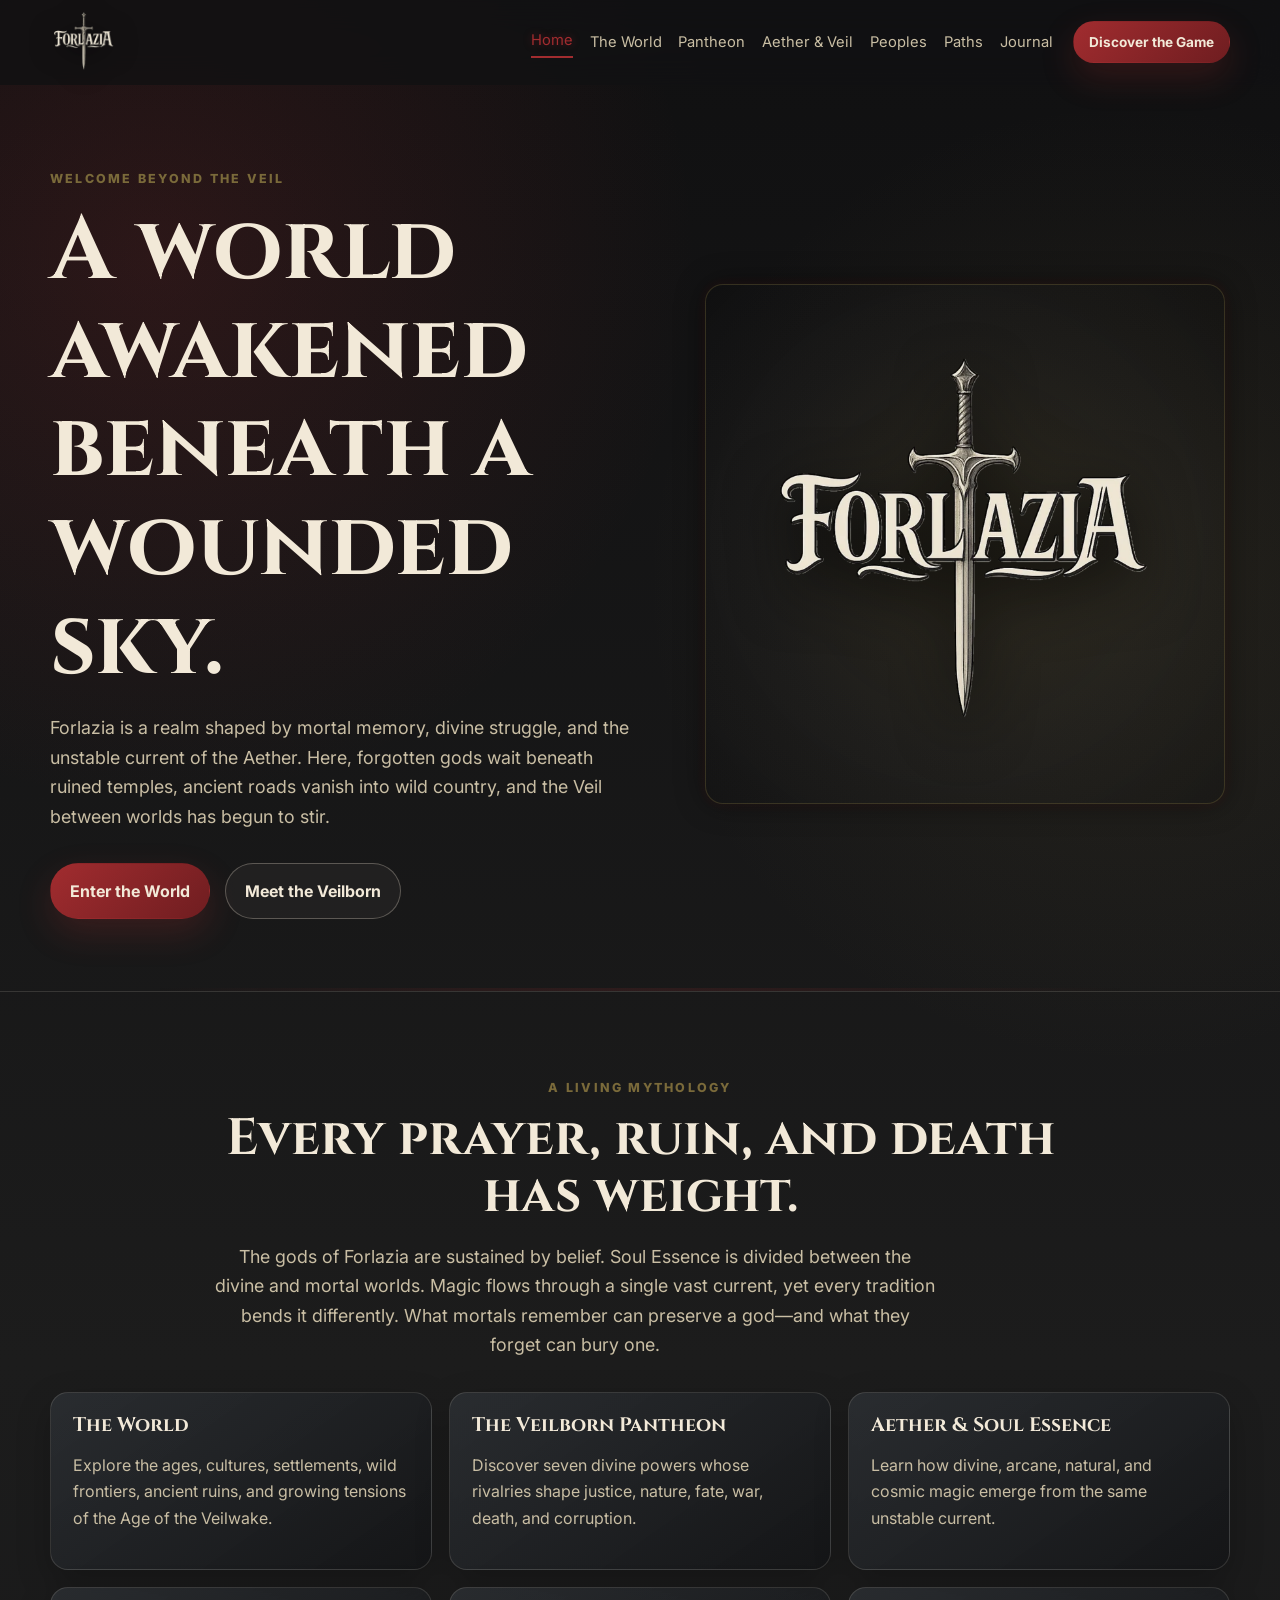
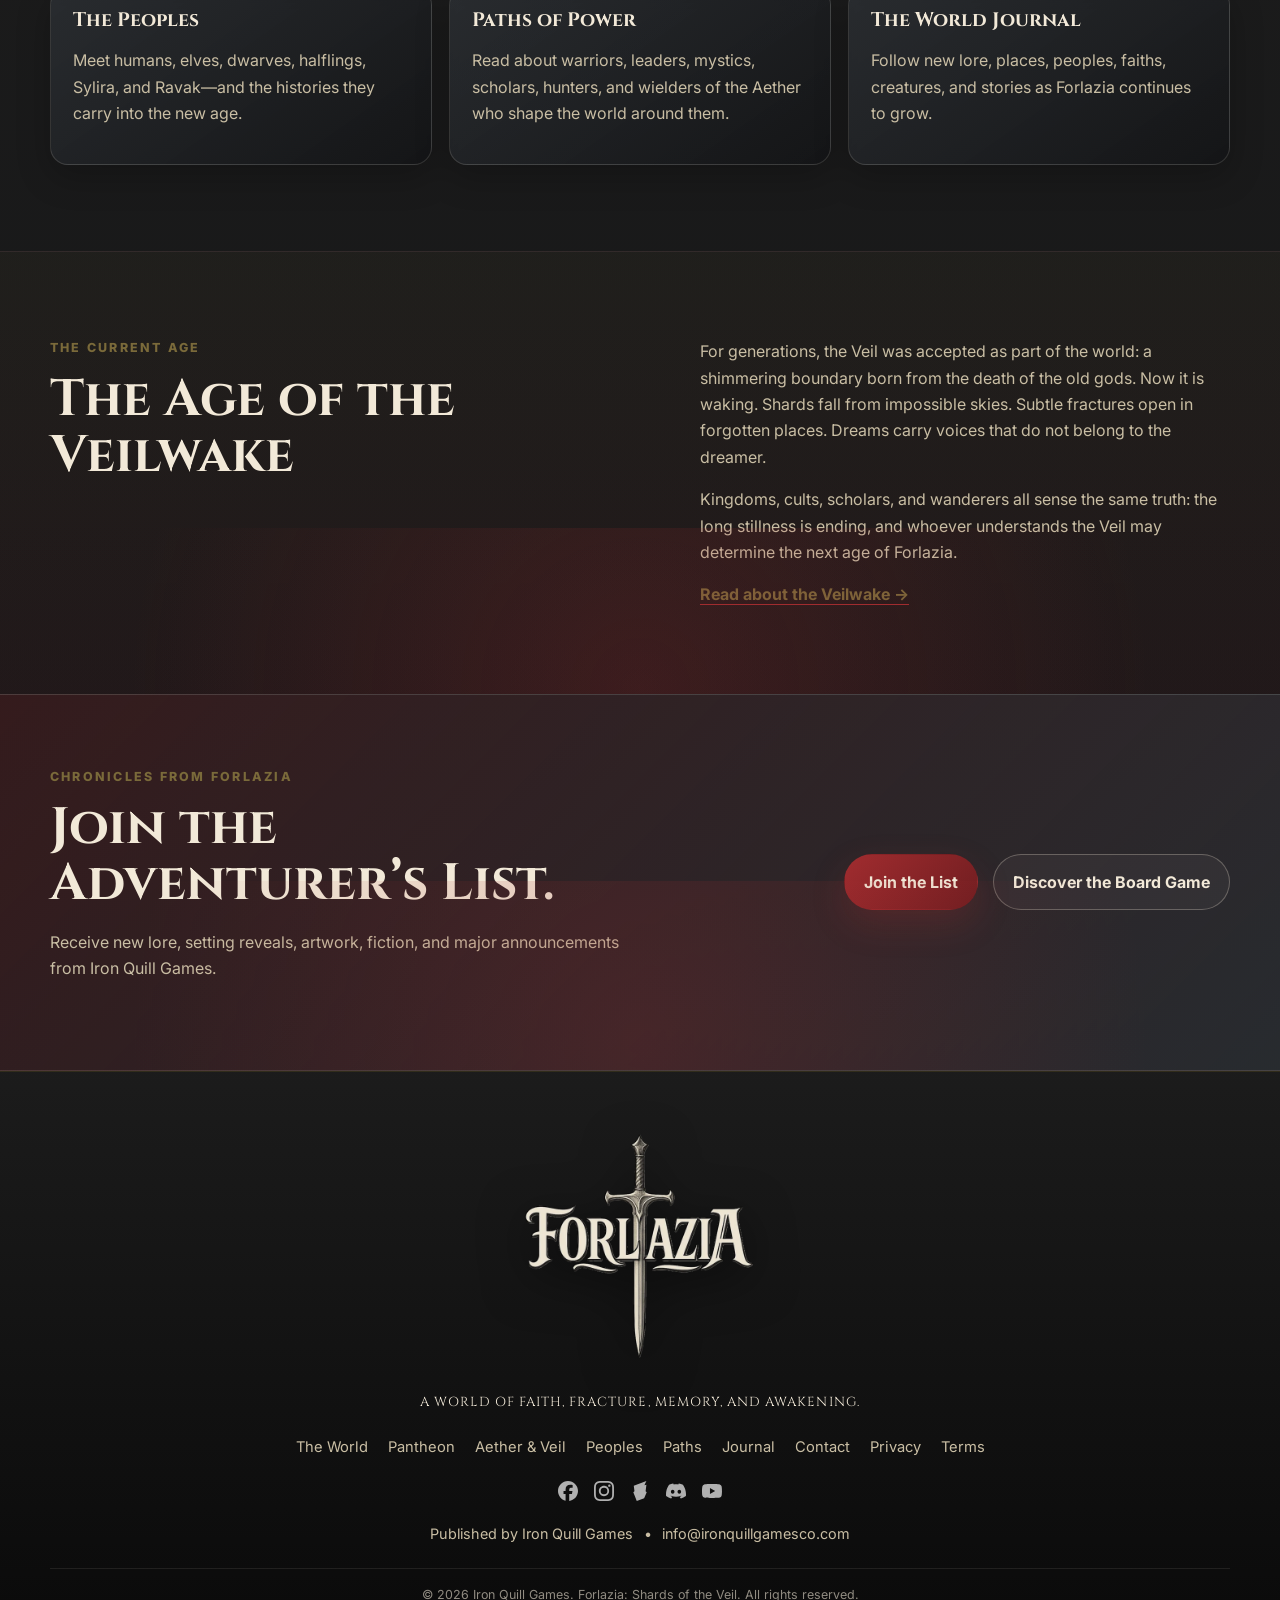
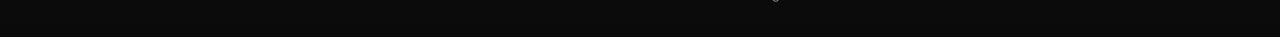
<file: index.html>
<!DOCTYPE html><html lang="en"><head><meta charset="UTF-8"><meta name="viewport" content="width=device-width,initial-scale=1"><title>Forlazia | A World Beyond the Veil</title><meta name="description" content="Explore the world, pantheon, peoples, magic, and lore of Forlazia: Shards of the Veil."><link rel="canonical" href="https://forlazia.com/index.html"><link rel="icon" type="image/png" href="assets/forlazia-favicon.png"><link rel="preconnect" href="https://fonts.googleapis.com"><link rel="preconnect" href="https://fonts.gstatic.com" crossorigin><link href="https://fonts.googleapis.com/css2?family=Cinzel:wght@500;600;700&family=Inter:wght@400;500;600;700&display=swap" rel="stylesheet"><link rel="stylesheet" href="css/styles.css"></head><body data-page="home"><div id="header-placeholder"></div><main id="main"><section class="hero"><div class="container hero-grid"><div class="hero-copy reveal"><p class="eyebrow">Welcome Beyond the Veil</p><h1>A world awakened beneath a wounded sky.</h1><p class="hero-text">Forlazia is a realm shaped by mortal memory, divine struggle, and the unstable current of the Aether. Here, forgotten gods wait beneath ruined temples, ancient roads vanish into wild country, and the Veil between worlds has begun to stir.</p><div class="button-row"><a class="btn btn-primary" href="world.html">Enter the World</a><a class="btn btn-secondary" href="pantheon.html">Meet the Veilborn</a></div></div><div class="hero-art reveal"><div class="box-art-panel logo-display-panel"><img class="hero-forlazia-logo" src="assets/forlazia-logo.webp" alt="Forlazia"></div></div></div></section>
<section class="section"><div class="container centered reveal"><p class="eyebrow">A Living Mythology</p><h2>Every prayer, ruin, and death has weight.</h2><p class="lead">The gods of Forlazia are sustained by belief. Soul Essence is divided between the divine and mortal worlds. Magic flows through a single vast current, yet every tradition bends it differently. What mortals remember can preserve a god—and what they forget can bury one.</p></div><div class="container card-grid three-columns"><a class="feature-card reveal" href="world.html"><h3>The World</h3><p>Explore the ages, cultures, settlements, wild frontiers, ancient ruins, and growing tensions of the Age of the Veilwake.</p></a><a class="feature-card reveal" href="pantheon.html"><h3>The Veilborn Pantheon</h3><p>Discover seven divine powers whose rivalries shape justice, nature, fate, war, death, and corruption.</p></a><a class="feature-card reveal" href="aether.html"><h3>Aether &amp; Soul Essence</h3><p>Learn how divine, arcane, natural, and cosmic magic emerge from the same unstable current.</p></a><a class="feature-card reveal" href="peoples.html"><h3>The Peoples</h3><p>Meet humans, elves, dwarves, halflings, Sylira, and Ravak—and the histories they carry into the new age.</p></a><a class="feature-card reveal" href="paths.html"><h3>Paths of Power</h3><p>Read about warriors, leaders, mystics, scholars, hunters, and wielders of the Aether who shape the world around them.</p></a><a class="feature-card reveal" href="news.html"><h3>The World Journal</h3><p>Follow new lore, places, peoples, faiths, creatures, and stories as Forlazia continues to grow.</p></a></div></section>
<section class="section featured-game"><div class="container two-column"><div class="section-intro reveal"><p class="eyebrow">The Current Age</p><h2>The Age of the Veilwake</h2></div><div class="copy-block reveal"><p>For generations, the Veil was accepted as part of the world: a shimmering boundary born from the death of the old gods. Now it is waking. Shards fall from impossible skies. Subtle fractures open in forgotten places. Dreams carry voices that do not belong to the dreamer.</p><p>Kingdoms, cults, scholars, and wanderers all sense the same truth: the long stillness is ending, and whoever understands the Veil may determine the next age of Forlazia.</p><a class="text-link" href="world.html#veilwake">Read about the Veilwake →</a></div></div></section>
<section class="newsletter-band"><div class="container newsletter-grid reveal"><div><p class="eyebrow">Chronicles from Forlazia</p><h2>Join the Adventurer’s List.</h2><p>Receive new lore, setting reveals, artwork, fiction, and major announcements from Iron Quill Games.</p></div><div class="cta-actions"><a class="btn btn-primary" href="contact.html#newsletter">Join the List</a><a class="btn btn-secondary" href="https://ironquillgamesco.com/forlazia.html">Discover the Board Game</a></div></div></section></main><div id="footer-placeholder"></div><script src="js/includes.js"></script><script src="js/main.js"></script></body></html>
</file>
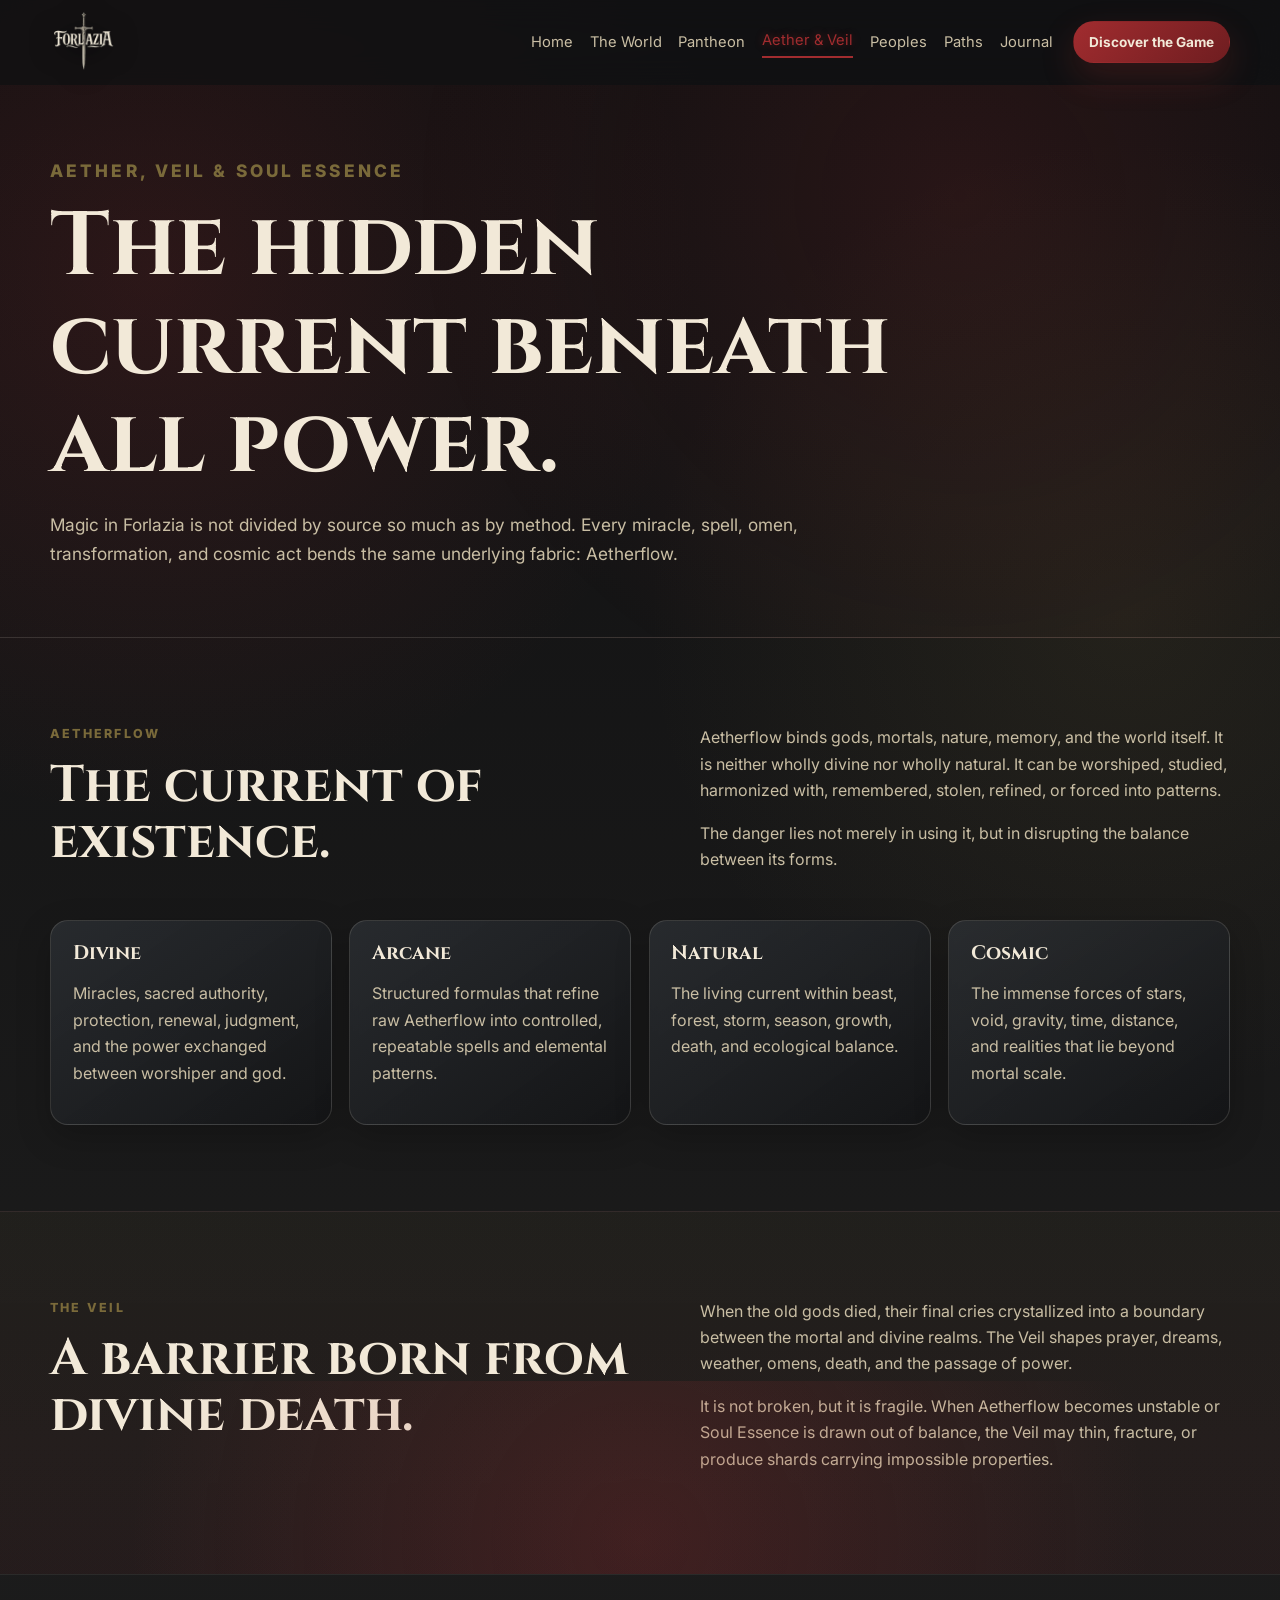
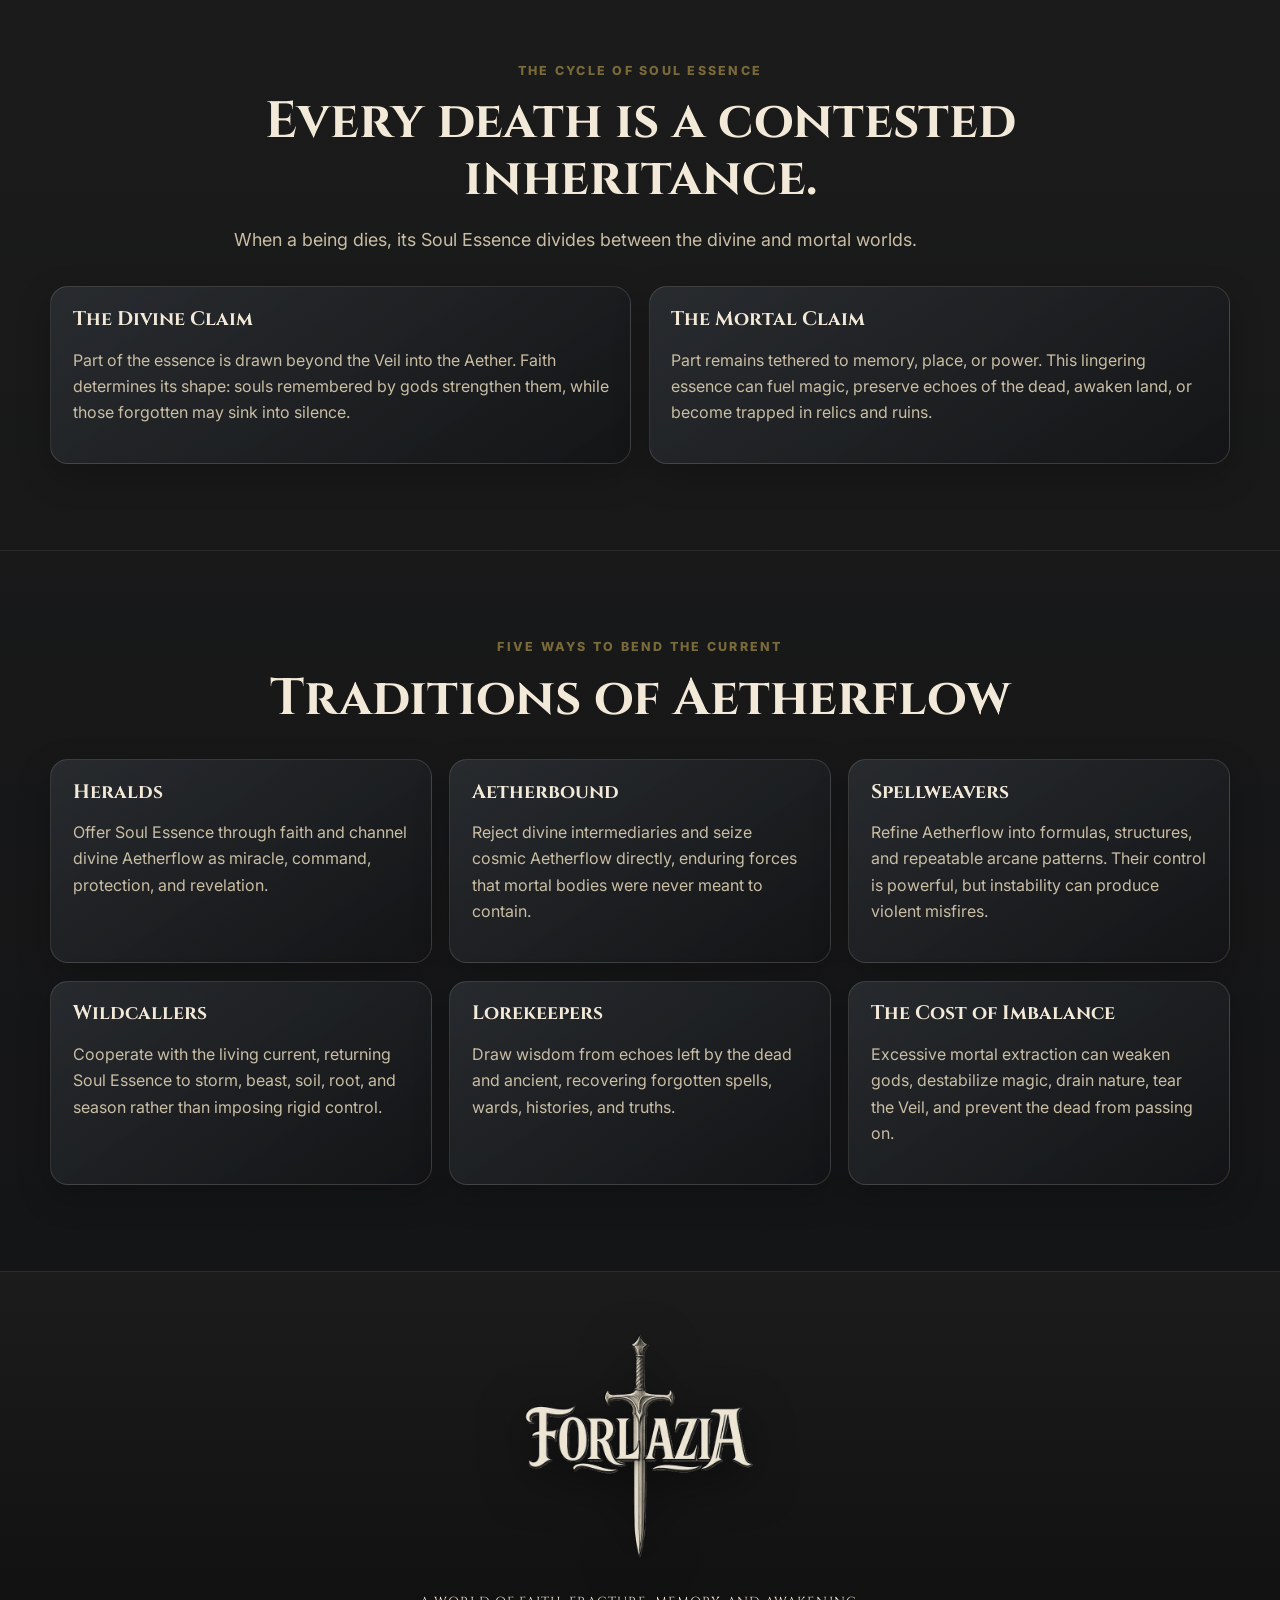
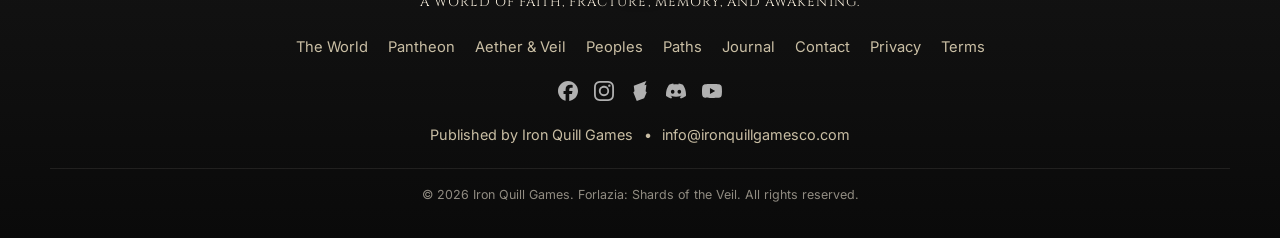
<file: aether.html>
<!DOCTYPE html><html lang="en"><head><meta charset="UTF-8"><meta name="viewport" content="width=device-width,initial-scale=1"><title>Aether, the Veil & Soul Essence | Forlazia Lore</title><meta name="description" content="Understand Aetherflow, Soul Essence, the Veil, magic traditions, and the cost of imbalance in Forlazia."><link rel="canonical" href="https://forlazia.com/aether.html"><link rel="icon" type="image/png" href="assets/forlazia-favicon.png"><link rel="preconnect" href="https://fonts.googleapis.com"><link rel="preconnect" href="https://fonts.gstatic.com" crossorigin><link href="https://fonts.googleapis.com/css2?family=Cinzel:wght@500;600;700&family=Inter:wght@400;500;600;700&display=swap" rel="stylesheet"><link rel="stylesheet" href="css/styles.css"></head><body data-page="aether"><div id="header-placeholder"></div><main id="main"><section class="page-hero"><div class="container reveal"><p class="eyebrow">Aether, Veil & Soul Essence</p><h1>The hidden current beneath all power.</h1><p>Magic in Forlazia is not divided by source so much as by method. Every miracle, spell, omen, transformation, and cosmic act bends the same underlying fabric: Aetherflow.</p></div></section>
<section class="section"><div class="container two-column"><div class="section-intro reveal"><p class="eyebrow">Aetherflow</p><h2>The current of existence.</h2></div><div class="copy-block reveal"><p>Aetherflow binds gods, mortals, nature, memory, and the world itself. It is neither wholly divine nor wholly natural. It can be worshiped, studied, harmonized with, remembered, stolen, refined, or forced into patterns.</p><p>The danger lies not merely in using it, but in disrupting the balance between its forms.</p></div></div><div class="container card-grid four-columns"><article class="feature-card reveal"><h3>Divine</h3><p>Miracles, sacred authority, protection, renewal, judgment, and the power exchanged between worshiper and god.</p></article><article class="feature-card reveal"><h3>Arcane</h3><p>Structured formulas that refine raw Aetherflow into controlled, repeatable spells and elemental patterns.</p></article><article class="feature-card reveal"><h3>Natural</h3><p>The living current within beast, forest, storm, season, growth, death, and ecological balance.</p></article><article class="feature-card reveal"><h3>Cosmic</h3><p>The immense forces of stars, void, gravity, time, distance, and realities that lie beyond mortal scale.</p></article></div></section>
<section class="section featured-game"><div class="container two-column"><div class="section-intro reveal"><p class="eyebrow">The Veil</p><h2>A barrier born from divine death.</h2></div><div class="copy-block reveal"><p>When the old gods died, their final cries crystallized into a boundary between the mortal and divine realms. The Veil shapes prayer, dreams, weather, omens, death, and the passage of power.</p><p>It is not broken, but it is fragile. When Aetherflow becomes unstable or Soul Essence is drawn out of balance, the Veil may thin, fracture, or produce shards carrying impossible properties.</p></div></div></section>
<section class="section"><div class="container centered reveal"><p class="eyebrow">The Cycle of Soul Essence</p><h2>Every death is a contested inheritance.</h2><p class="lead">When a being dies, its Soul Essence divides between the divine and mortal worlds.</p></div><div class="container card-grid two-card-grid"><article class="feature-card reveal"><h3>The Divine Claim</h3><p>Part of the essence is drawn beyond the Veil into the Aether. Faith determines its shape: souls remembered by gods strengthen them, while those forgotten may sink into silence.</p></article><article class="feature-card reveal"><h3>The Mortal Claim</h3><p>Part remains tethered to memory, place, or power. This lingering essence can fuel magic, preserve echoes of the dead, awaken land, or become trapped in relics and ruins.</p></article></div></section>
<section class="section"><div class="container centered reveal"><p class="eyebrow">Five Ways to Bend the Current</p><h2>Traditions of Aetherflow</h2></div><div class="container card-grid three-columns"><article class="feature-card reveal"><h3>Heralds</h3><p>Offer Soul Essence through faith and channel divine Aetherflow as miracle, command, protection, and revelation.</p></article><article class="feature-card reveal"><h3>Aetherbound</h3><p>Reject divine intermediaries and seize cosmic Aetherflow directly, enduring forces that mortal bodies were never meant to contain.</p></article><article class="feature-card reveal"><h3>Spellweavers</h3><p>Refine Aetherflow into formulas, structures, and repeatable arcane patterns. Their control is powerful, but instability can produce violent misfires.</p></article><article class="feature-card reveal"><h3>Wildcallers</h3><p>Cooperate with the living current, returning Soul Essence to storm, beast, soil, root, and season rather than imposing rigid control.</p></article><article class="feature-card reveal"><h3>Lorekeepers</h3><p>Draw wisdom from echoes left by the dead and ancient, recovering forgotten spells, wards, histories, and truths.</p></article><article class="feature-card reveal"><h3>The Cost of Imbalance</h3><p>Excessive mortal extraction can weaken gods, destabilize magic, drain nature, tear the Veil, and prevent the dead from passing on.</p></article></div></section></main><div id="footer-placeholder"></div><script src="js/includes.js"></script><script src="js/main.js"></script></body></html>
</file>
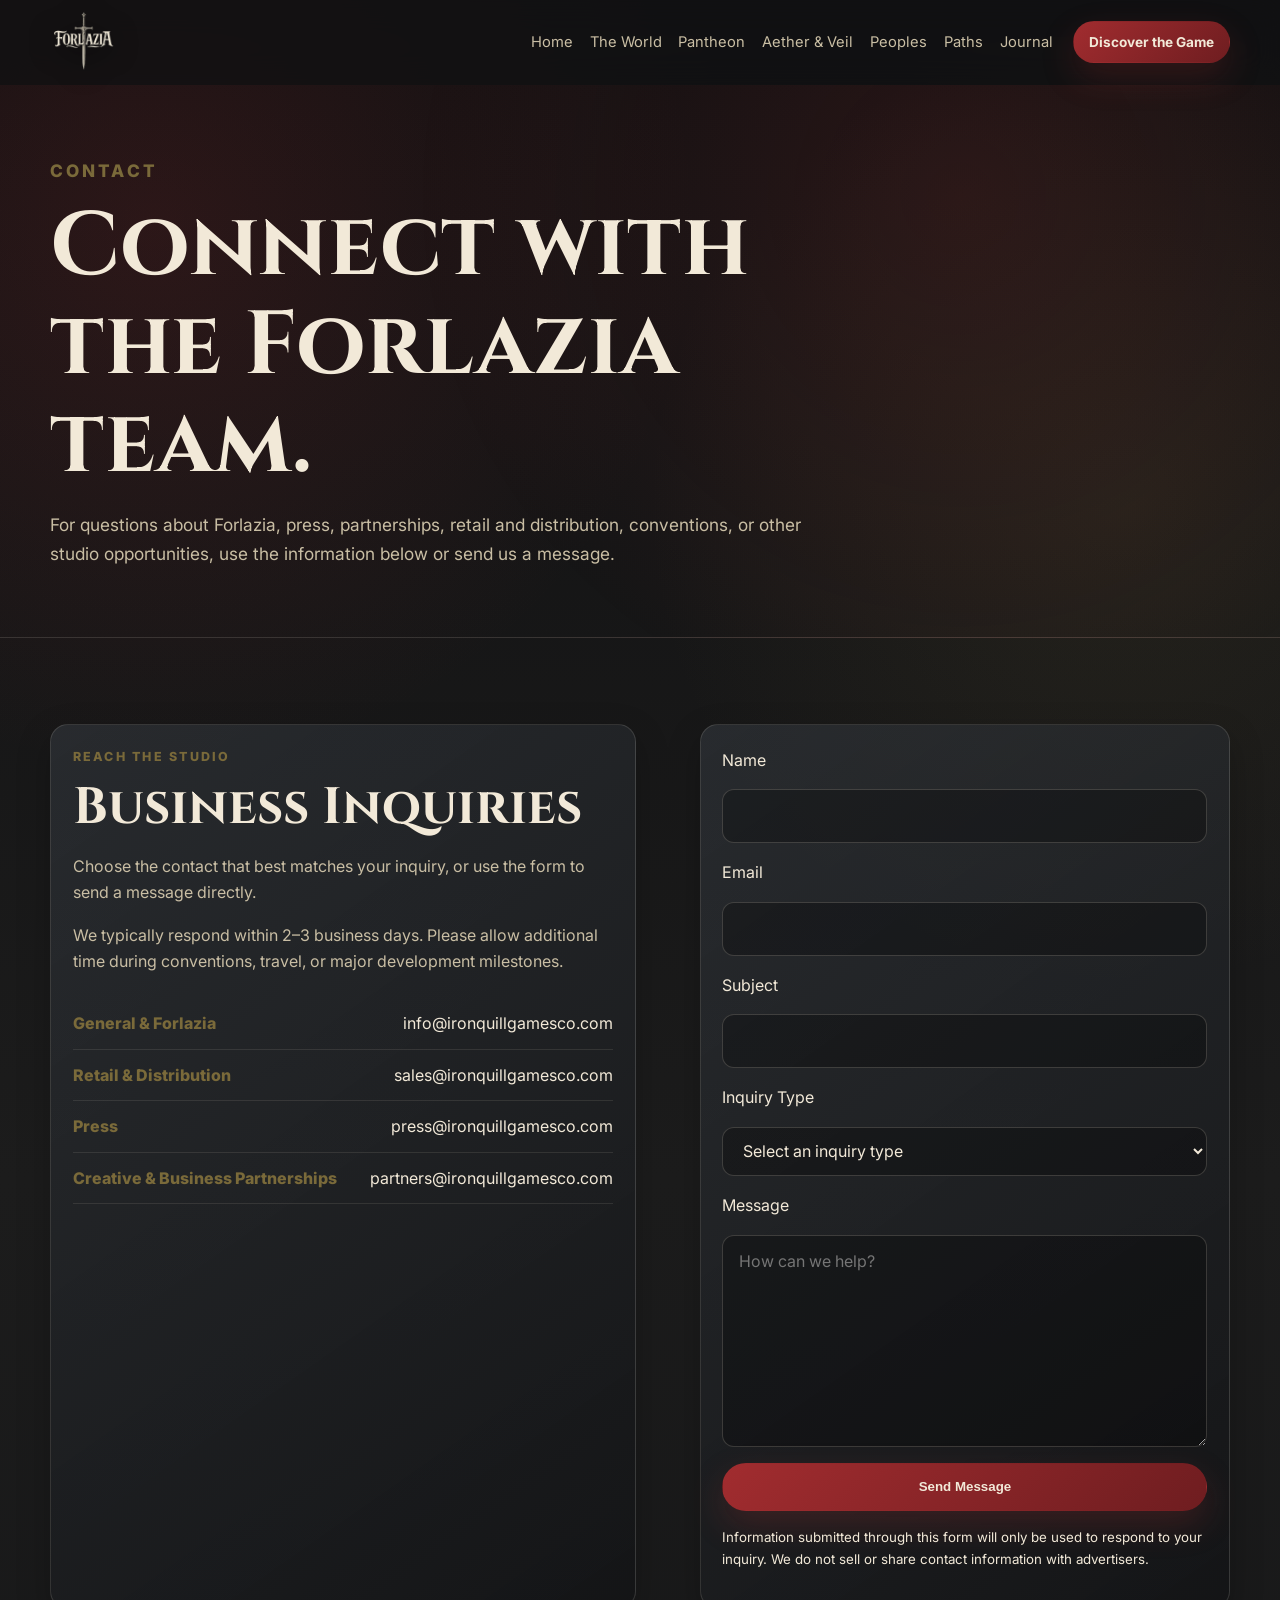
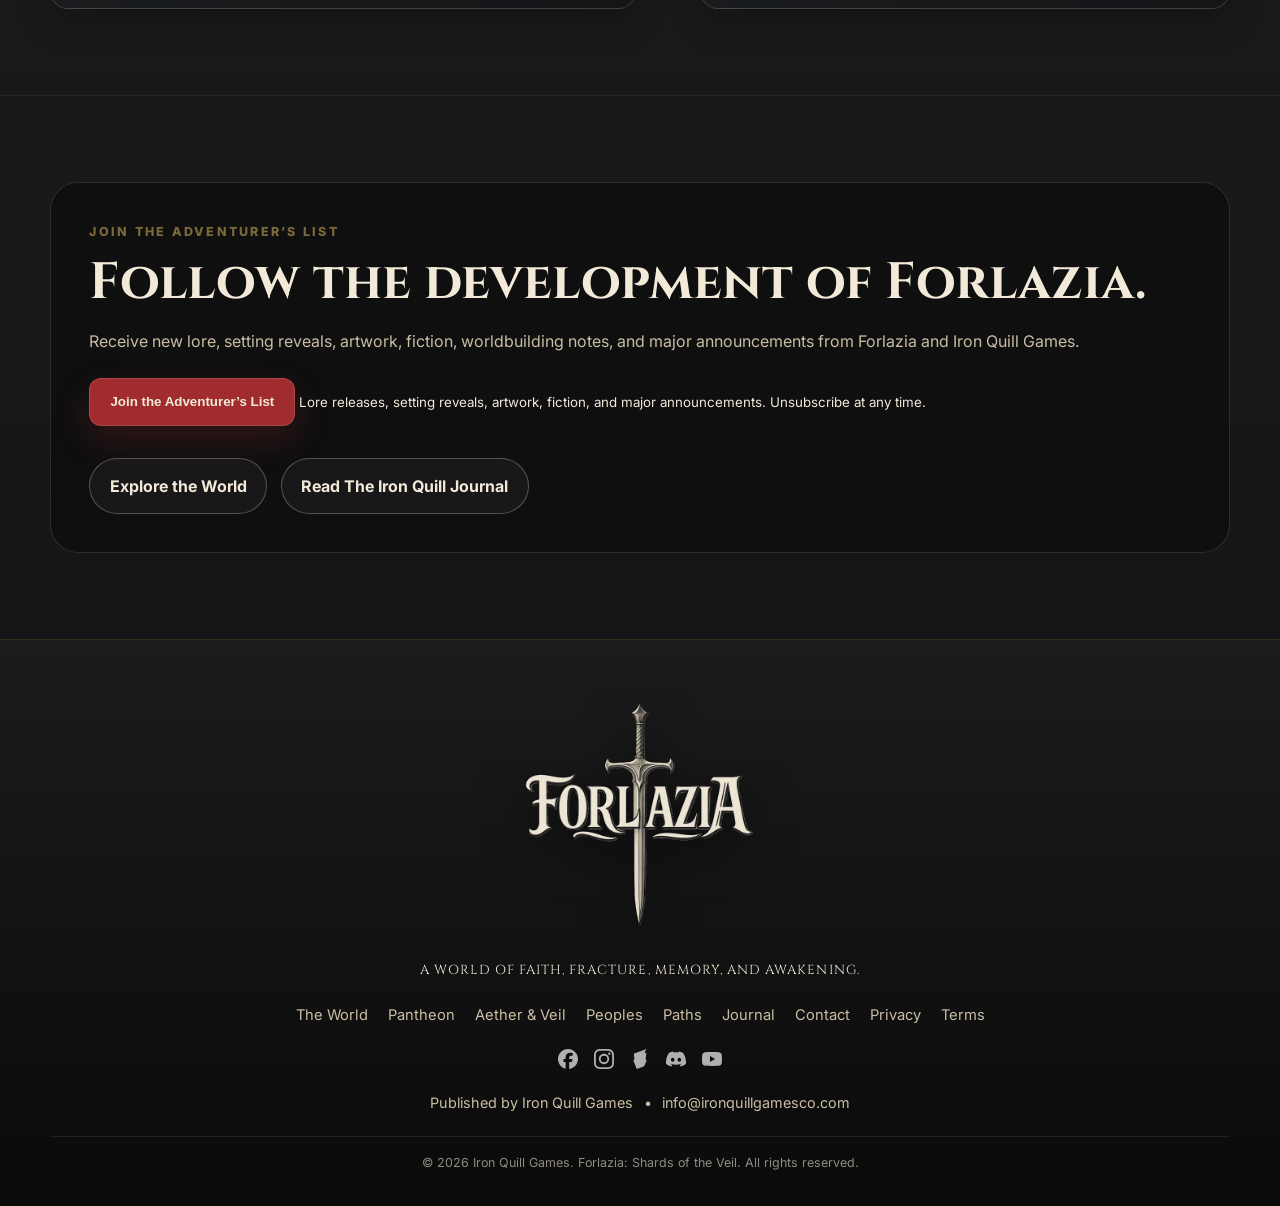
<file: contact.html>
<!DOCTYPE html>
<html lang="en">
<head>
    <meta charset="UTF-8" />
    <meta name="viewport" content="width=device-width, initial-scale=1.0" />
    <title>Contact Forlazia | Forlazia, Press & Partnerships</title>
    <meta name="description" content="Contact Forlazia about Forlazia, press and media, retail and distribution, partnerships, conventions, and other tabletop publishing opportunities." />
    <meta name="author" content="the Forlazia team" />
    <meta name="robots" content="index, follow" />
    <meta property="og:title" content="Contact | Forlazia: Shards of the Veil" />
    <meta property="og:description" content="Get in touch with the Forlazia team regarding Forlazia, partnerships, press, retail opportunities, conventions, and studio inquiries." />
    <meta property="og:type" content="website" />
    <meta property="og:image" content="https://ironquillgamesco.com/assets/iron-quill-games-logo.png" />
    <meta property="og:url" content="https://forlazia.com/contact.html" />
    <meta name="twitter:card" content="summary_large_image" />
    <link rel="canonical" href="https://forlazia.com/contact.html" />
    <link rel="icon" href="/assets/favicon.ico" />
    <link rel="shortcut icon" href="/assets/favicon.ico" />
    <link rel="preconnect" href="https://fonts.googleapis.com" />
    <link rel="preconnect" href="https://fonts.gstatic.com" crossorigin />
    <link href="https://fonts.googleapis.com/css2?family=Cinzel:wght@500;600;700&family=Inter:wght@400;500;600;700&display=swap" rel="stylesheet" />
    <link rel="stylesheet" href="css/styles.css" />
    <script type="application/ld+json">
        {
            "@context": "https://schema.org",
            "@type": "ContactPage",
            "name": "Contact Forlazia",
            "url": "https://forlazia.com/contact.html",
            "description": "Contact Forlazia regarding Forlazia, press, retail, partnerships, and convention opportunities.",
            "mainEntity": {
                "@type": "Organization",
                "name": "the Forlazia team",
                "url": "https://ironquillgamesco.com/",
                "logo": "https://ironquillgamesco.com/assets/iron-quill-games-logo.png",
                "email": "info@ironquillgamesco.com"
            }
        }
    </script>
</head>
  <body data-page="contact">
	  <div id="header-placeholder"></div>
	  <main id="main">
      <section class="page-hero">
        <div class="container reveal">
          <p class="eyebrow">Contact</p>
          <h1>Connect with the Forlazia team.</h1>
          <p>For questions about Forlazia, press, partnerships, retail and distribution, conventions, or other studio opportunities, use the information below or send us a message.</p>
        </div>
      </section>
      <section class="section">
        <div class="container two-column">
          <div class="contact-panel reveal">
            <p class="eyebrow">Reach the Studio</p>
            <h2>Business Inquiries</h2>
            <p>Choose the contact that best matches your inquiry, or use the form to send a message directly.</p>
            <p>We typically respond within 2–3 business days. Please allow additional time during conventions, travel, or major development milestones.</p>
            <ul class="contact-list">
              <li>
                <span>General & Forlazia</span>
                <a href="mailto:info@ironquillgamesco.com">info@ironquillgamesco.com</a>
              </li>
              <li>
                <span>Retail & Distribution</span>
                <a href="mailto:sales@ironquillgamesco.com">sales@ironquillgamesco.com</a>
              </li>
              <li>
                <span>Press</span>
                <a href="mailto:press@ironquillgamesco.com">press@ironquillgamesco.com</a>
              </li>
              <li>
                <span>Creative & Business Partnerships</span>
                <a href="mailto:partners@ironquillgamesco.com">partners@ironquillgamesco.com</a>
              </li>
            </ul>
          </div>
			<form class="contact-panel form-grid reveal" action="https://script.google.com/macros/s/AKfycbwvGmMmhqoA82ikROFUrc_Fu2H-JScDjo0gMJ3xBHu0M9sHM2czLU8XXNFpHuxJd9AtEQ/exec" method="POST" data-contact-form>
                <input type="hidden" name="source" value="the Forlazia team Contact Page" />
                <input type="text" name="website" autocomplete="off" tabindex="-1" class="form-honeypot" aria-hidden="true" />

                <label for="contact-name">Name</label>
                <input
                    id="contact-name"
                    name="name"
                    type="text"
                    autocomplete="name"
                    maxlength="100"
                    required
                />

                <label for="contact-email">Email</label>
                <input
                    id="contact-email"
                    name="email"
                    type="email"
                    autocomplete="email"
                    maxlength="254"
                    required
                />

                <label for="contact-subject">Subject</label>
                <input
                    id="contact-subject"
                    name="subject"
                    type="text"
                    maxlength="120"
                    required
                />

                <label for="contact-type">Inquiry Type</label>
                <select id="contact-type" name="type" required>
                    <option value="" selected disabled>Select an inquiry type</option>
                    <option value="General">General</option>
                    <option value="Forlazia">Forlazia</option>
                    <option value="Press / Media">Press / Media</option>
                    <option value="Retail / Distribution">Retail / Distribution</option>
                    <option value="Partnerships">Partnerships</option>
                    <option value="Events / Conventions">Events / Conventions</option>
                </select>

                <label for="contact-message">Message</label>
                <textarea
                    id="contact-message"
                    name="message"
                    rows="7"
                    maxlength="3000"
                    placeholder="How can we help?"
                    required
                ></textarea>

                <button class="btn btn-primary" type="submit">Send Message</button>

                <small class="form-privacy">
                    Information submitted through this form will only be used to respond to your inquiry.
                    We do not sell or share contact information with advertisers.
                </small>

                <small
                    data-contact-status
                    role="status"
                    aria-live="polite"
                ></small>
            </form>			
        </div>
      </section>
	  <section class="section newsletter-section" id="newsletter">
    	<div class="container content-panel reveal">
        	<p class="eyebrow">Join the Adventurer’s List</p>
        	<h2>Follow the development of Forlazia.</h2>
        	<p>
            	Receive new lore, setting reveals, artwork, fiction, worldbuilding notes, and major announcements from Forlazia and Iron Quill Games.
        	</p>
        	<div class="mailerlite-form">
  				<button
                    type="button"
                    class="ml-onclick-form btn btn-primary"
                    onclick="ml('show', 'I26xu5', true)"
                >
                    Join the Adventurer’s List
                </button>
                <small>
                    Lore releases, setting reveals, artwork, fiction, and major announcements.
                    Unsubscribe at any time.
                </small>
        	</div>
            <div class="button-row">
                <a class="btn btn-secondary" href="world.html">Explore the World</a>
                <a class="btn btn-secondary" href="news.html">Read The Iron Quill Journal</a>
            </div>
    	</div>
	</section>
    </main>
  	<div id="footer-placeholder"></div>
	<script src="js/includes.js"></script>
  	<script src="js/main.js"></script>
	<script src="js/contact-form.js"></script>  
  	<!-- MailerLite Universal -->
	<script>
	    (function(w,d,e,u,f,l,n){w[f]=w[f]||function(){(w[f].q=w[f].q||[])
	    .push(arguments);},l=d.createElement(e),l.async=1,l.src=u,
	    n=d.getElementsByTagName(e)[0],n.parentNode.insertBefore(l,n);})
	    (window,document,'script','https://assets.mailerlite.com/js/universal.js','ml');
	    ml('account', '2277674');
	</script>
	<!-- End MailerLite Universal -->
  </body>
</html>
</file>
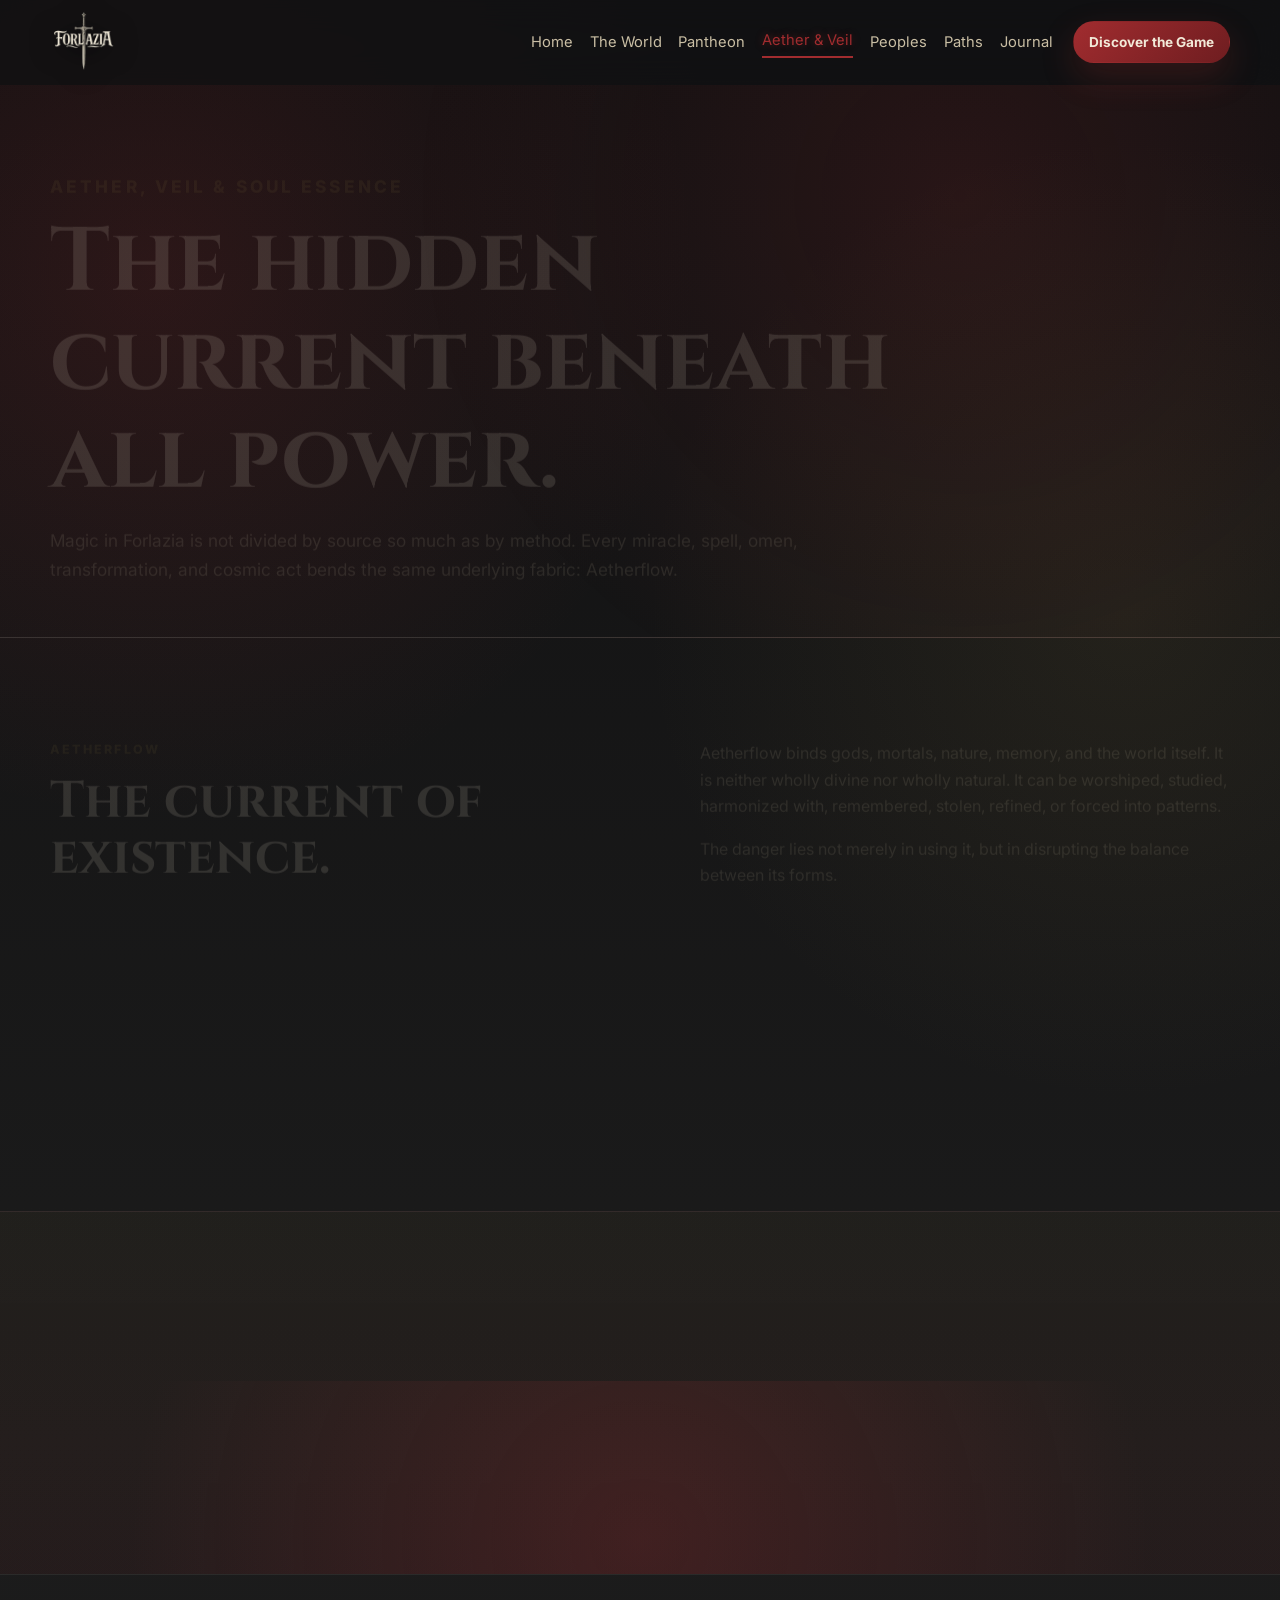
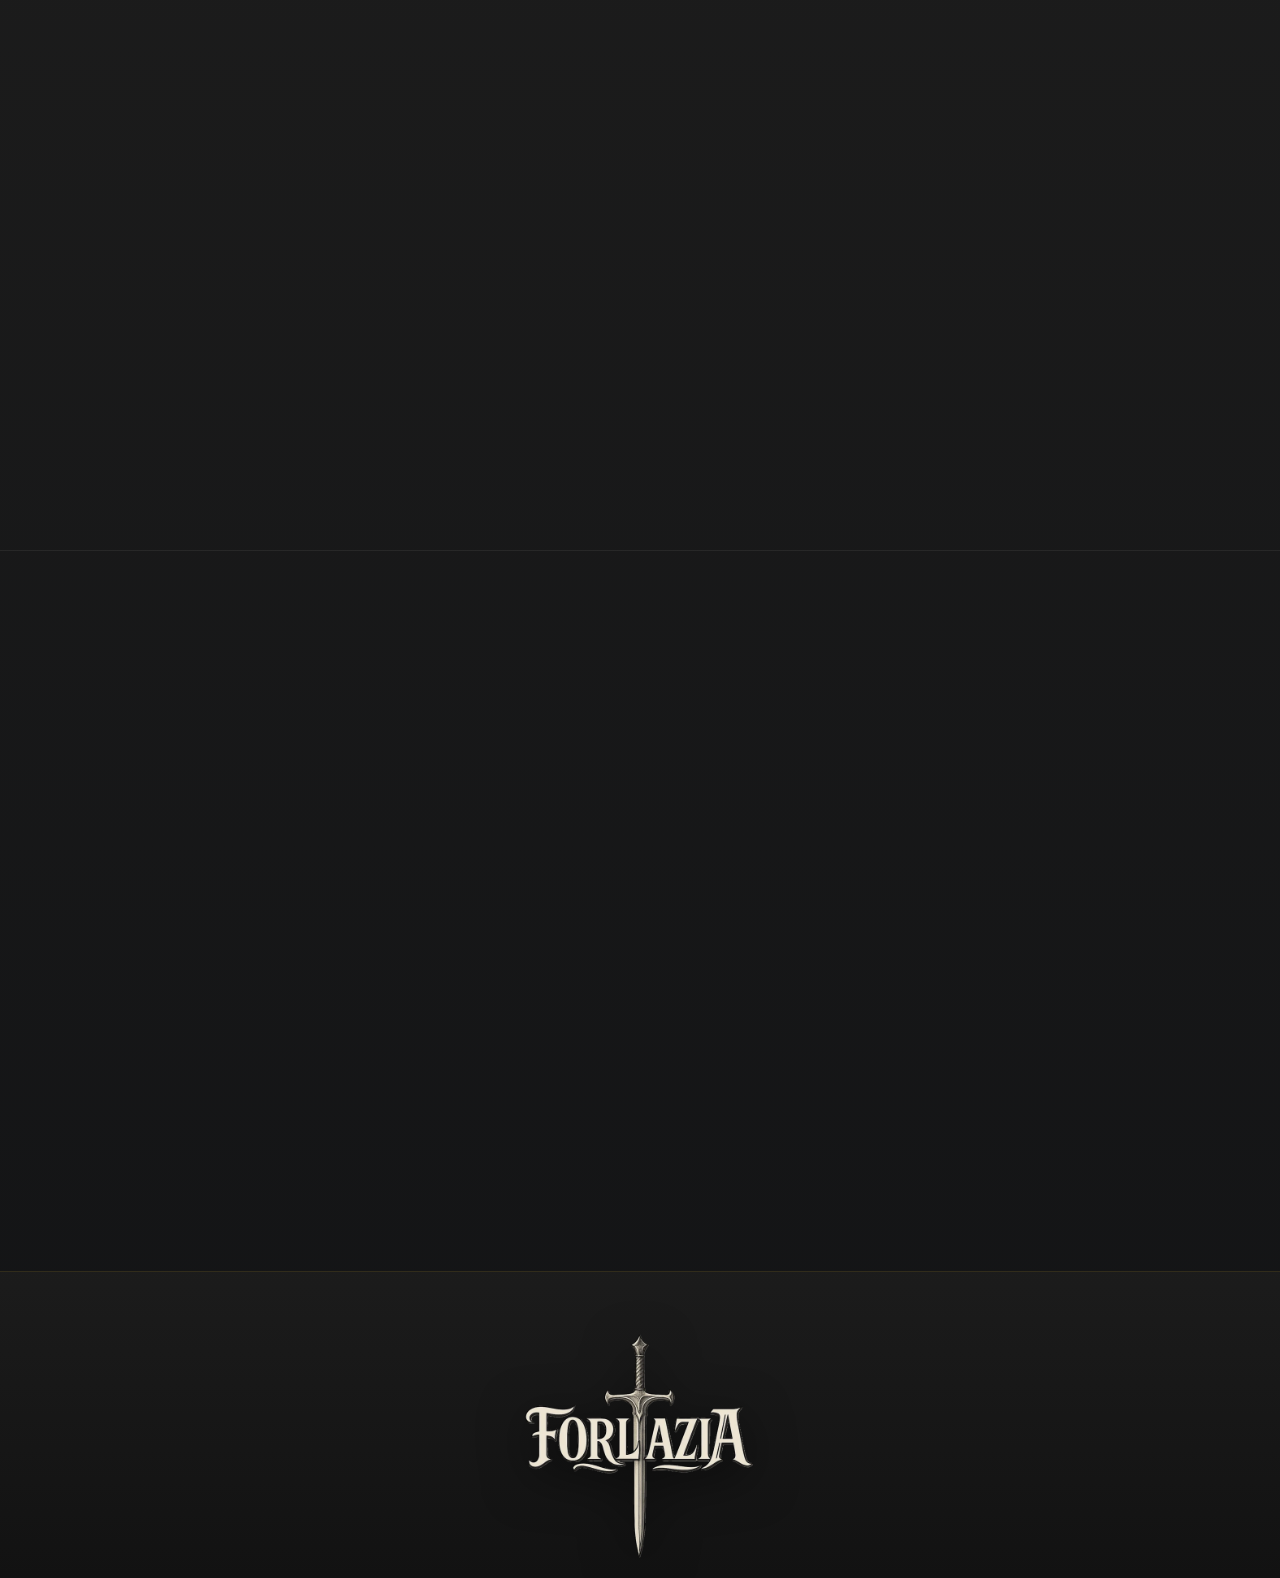
<file: gameplay.html>
<!doctype html><html><head><meta charset="utf-8"><meta http-equiv="refresh" content="0; url=aether.html"><link rel="canonical" href="https://forlazia.com/aether.html"><title>Redirecting…</title></head><body><p><a href="aether.html">Continue to Aether &amp; Veil</a></p></body></html>
</file>
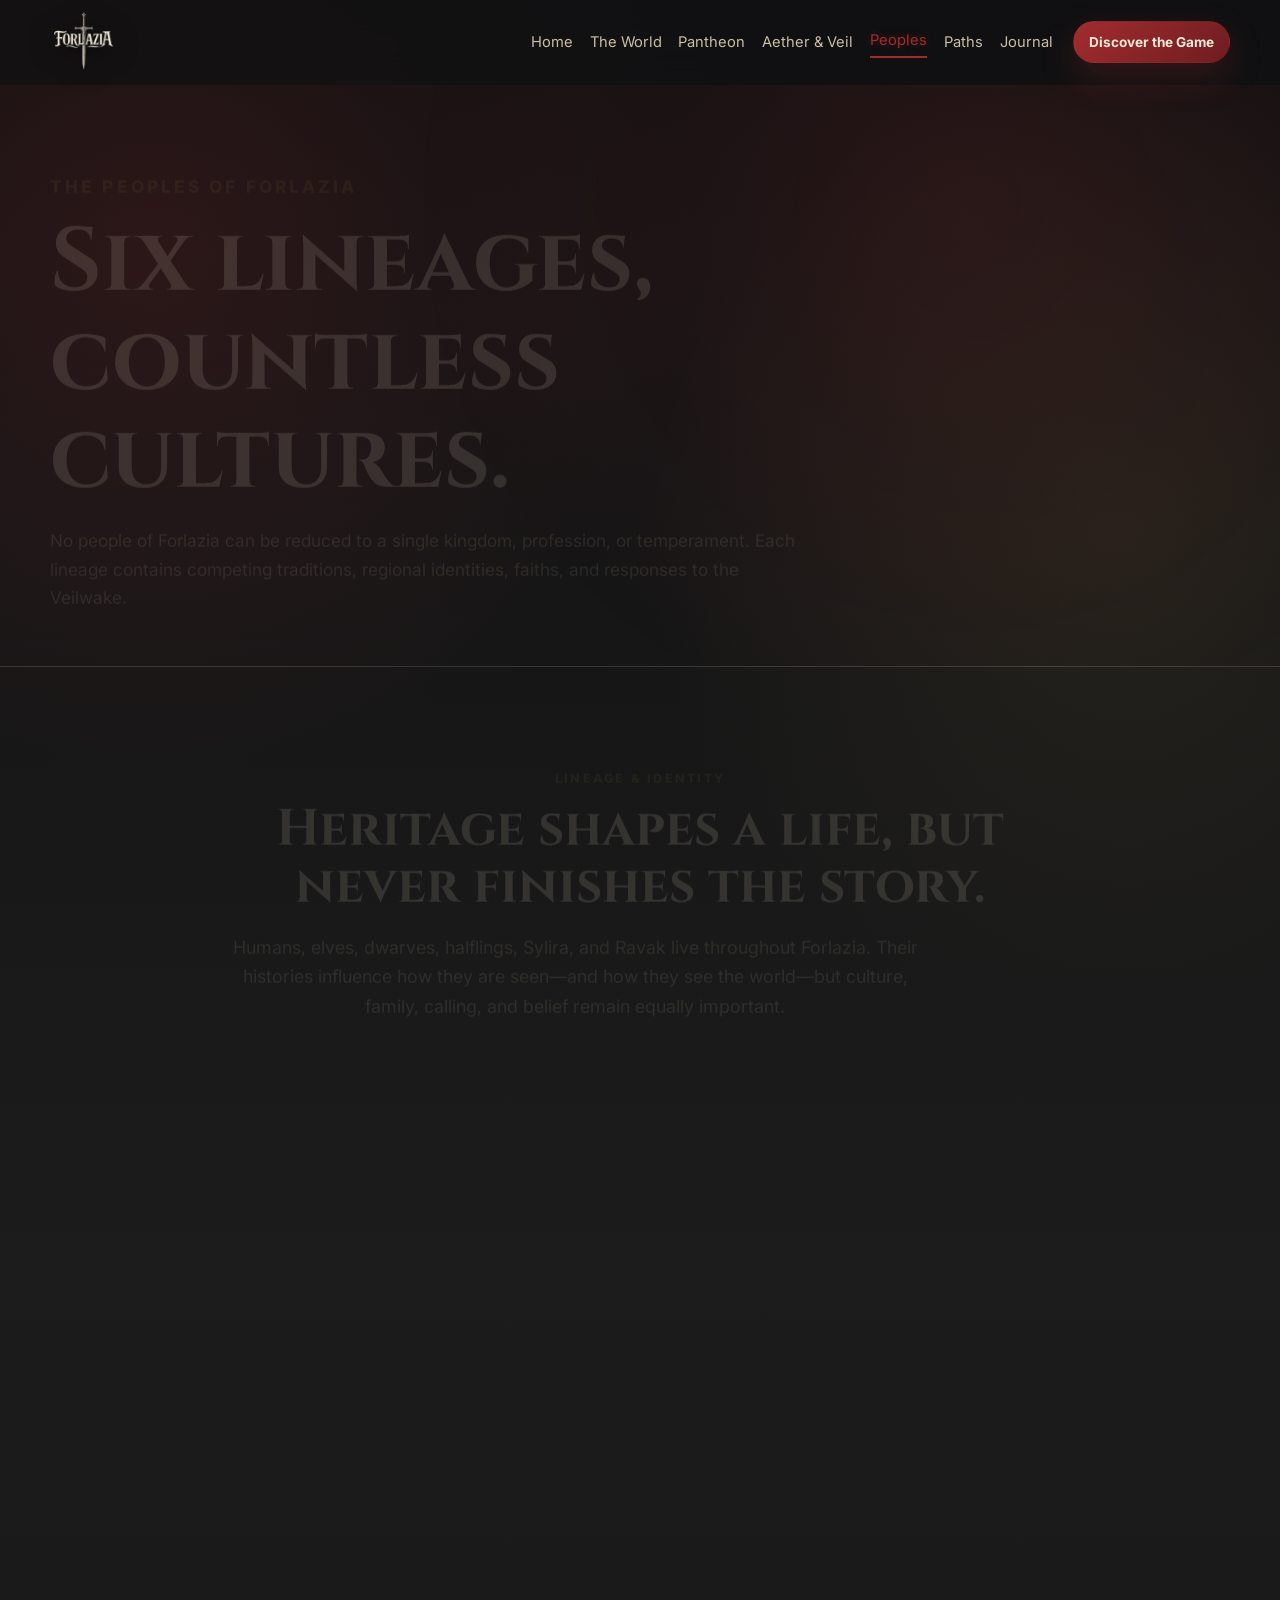
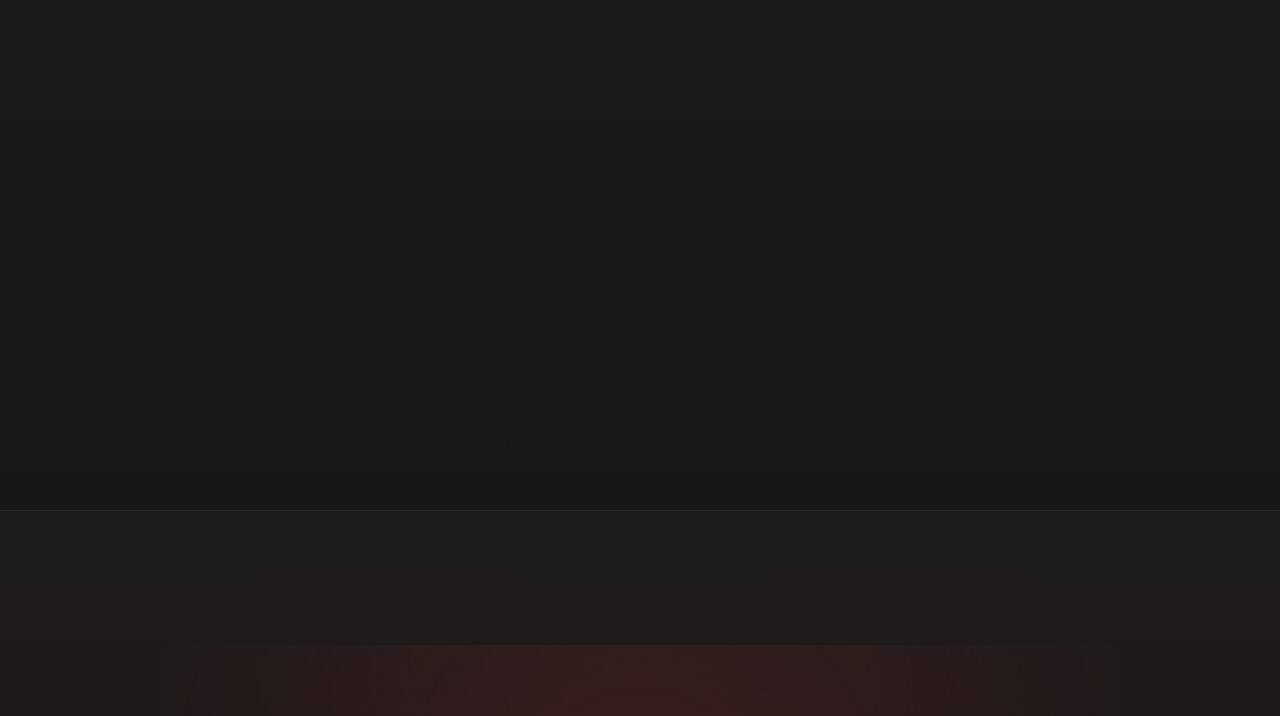
<file: heroes.html>
<!doctype html><html><head><meta charset="utf-8"><meta http-equiv="refresh" content="0; url=peoples.html"><link rel="canonical" href="https://forlazia.com/peoples.html"><title>Redirecting…</title></head><body><p><a href="peoples.html">Continue to the Peoples of Forlazia</a></p></body></html>
</file>
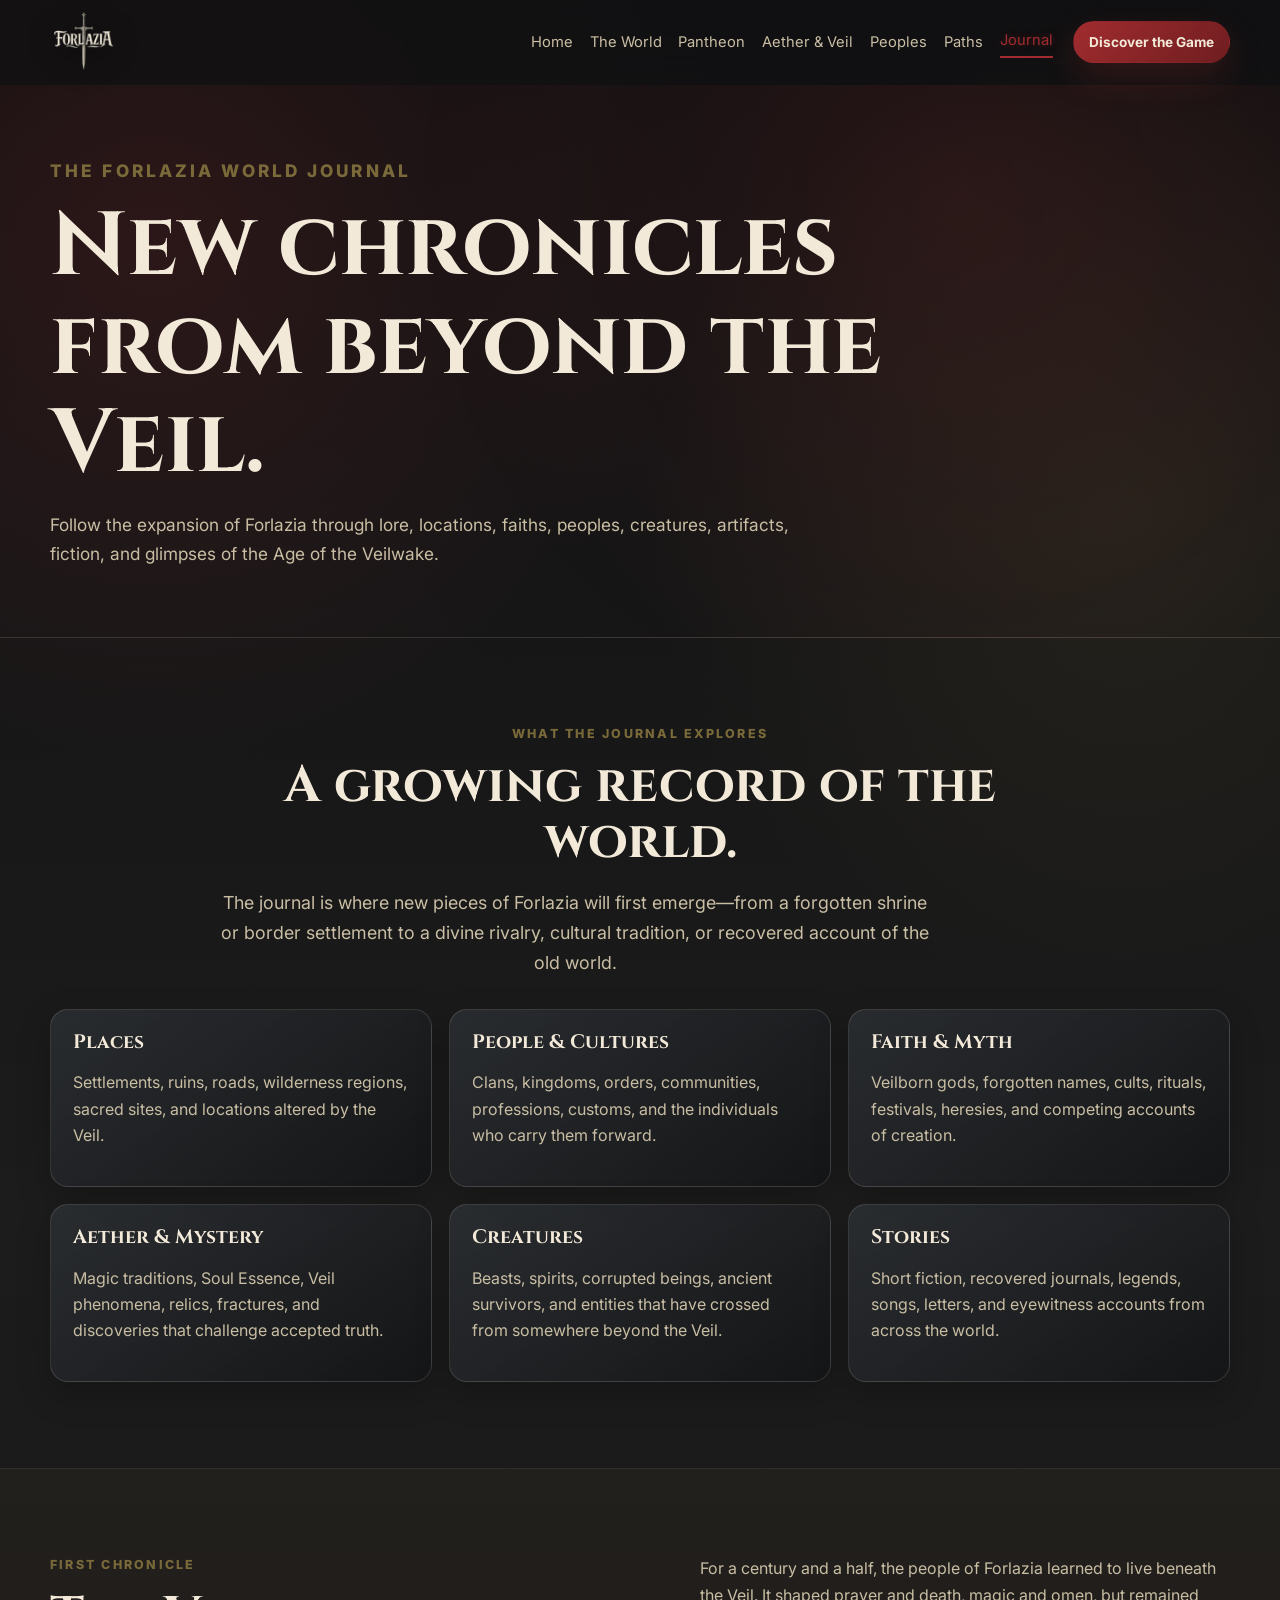
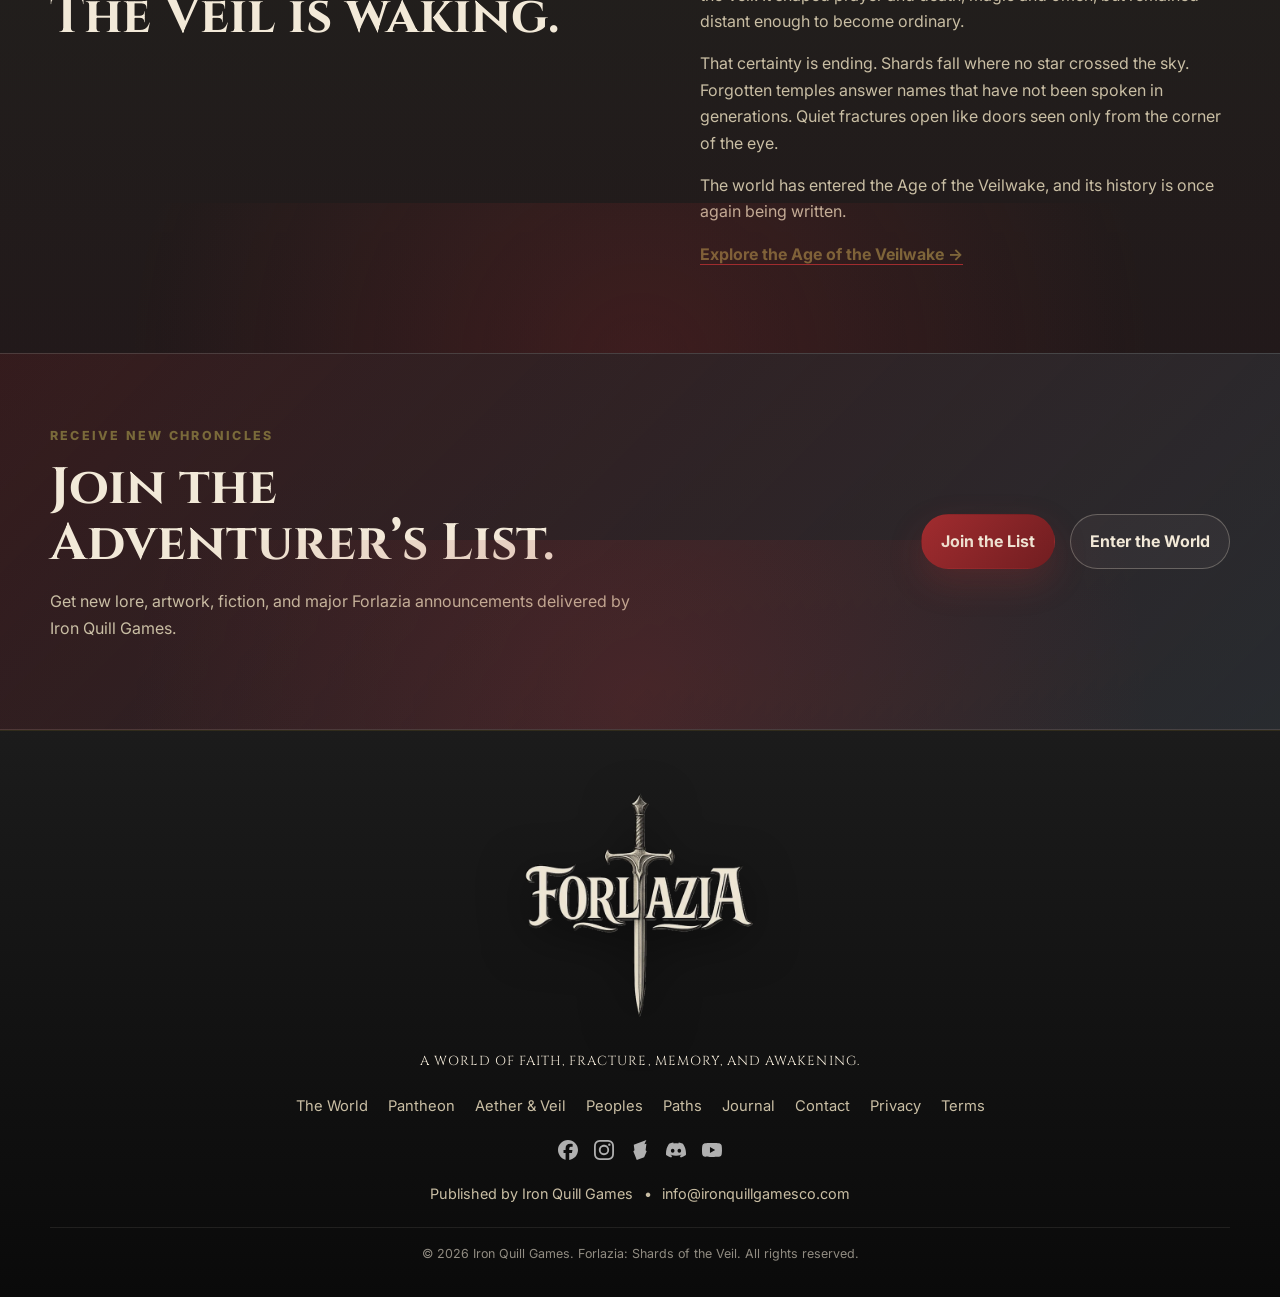
<file: news.html>
<!DOCTYPE html><html lang="en"><head><meta charset="UTF-8"><meta name="viewport" content="width=device-width,initial-scale=1"><title>Forlazia World Journal | Lore, Places & Chronicles</title><meta name="description" content="Read new lore, setting reveals, fiction, locations, cultures, and chronicles from the world of Forlazia."><link rel="canonical" href="https://forlazia.com/news.html"><link rel="icon" type="image/png" href="assets/forlazia-favicon.png"><link rel="preconnect" href="https://fonts.googleapis.com"><link rel="preconnect" href="https://fonts.gstatic.com" crossorigin><link href="https://fonts.googleapis.com/css2?family=Cinzel:wght@500;600;700&family=Inter:wght@400;500;600;700&display=swap" rel="stylesheet"><link rel="stylesheet" href="css/styles.css"></head><body data-page="news"><div id="header-placeholder"></div><main id="main"><section class="page-hero"><div class="container reveal"><p class="eyebrow">The Forlazia World Journal</p><h1>New chronicles from beyond the Veil.</h1><p>Follow the expansion of Forlazia through lore, locations, faiths, peoples, creatures, artifacts, fiction, and glimpses of the Age of the Veilwake.</p></div></section>
<section class="section"><div class="container centered reveal"><p class="eyebrow">What the Journal Explores</p><h2>A growing record of the world.</h2><p class="lead">The journal is where new pieces of Forlazia will first emerge—from a forgotten shrine or border settlement to a divine rivalry, cultural tradition, or recovered account of the old world.</p></div><div class="container card-grid three-columns"><article class="feature-card reveal"><h3>Places</h3><p>Settlements, ruins, roads, wilderness regions, sacred sites, and locations altered by the Veil.</p></article><article class="feature-card reveal"><h3>People &amp; Cultures</h3><p>Clans, kingdoms, orders, communities, professions, customs, and the individuals who carry them forward.</p></article><article class="feature-card reveal"><h3>Faith &amp; Myth</h3><p>Veilborn gods, forgotten names, cults, rituals, festivals, heresies, and competing accounts of creation.</p></article><article class="feature-card reveal"><h3>Aether &amp; Mystery</h3><p>Magic traditions, Soul Essence, Veil phenomena, relics, fractures, and discoveries that challenge accepted truth.</p></article><article class="feature-card reveal"><h3>Creatures</h3><p>Beasts, spirits, corrupted beings, ancient survivors, and entities that have crossed from somewhere beyond the Veil.</p></article><article class="feature-card reveal"><h3>Stories</h3><p>Short fiction, recovered journals, legends, songs, letters, and eyewitness accounts from across the world.</p></article></div></section>
<section class="section featured-game"><div class="container two-column"><div class="section-intro reveal"><p class="eyebrow">First Chronicle</p><h2>The Veil is waking.</h2></div><div class="copy-block reveal"><p>For a century and a half, the people of Forlazia learned to live beneath the Veil. It shaped prayer and death, magic and omen, but remained distant enough to become ordinary.</p><p>That certainty is ending. Shards fall where no star crossed the sky. Forgotten temples answer names that have not been spoken in generations. Quiet fractures open like doors seen only from the corner of the eye.</p><p>The world has entered the Age of the Veilwake, and its history is once again being written.</p><a class="text-link" href="world.html#veilwake">Explore the Age of the Veilwake →</a></div></div></section>
<section class="newsletter-band"><div class="container newsletter-grid reveal"><div><p class="eyebrow">Receive New Chronicles</p><h2>Join the Adventurer’s List.</h2><p>Get new lore, artwork, fiction, and major Forlazia announcements delivered by Iron Quill Games.</p></div><div class="cta-actions"><a class="btn btn-primary" href="contact.html#newsletter">Join the List</a><a class="btn btn-secondary" href="world.html">Enter the World</a></div></div></section></main><div id="footer-placeholder"></div><script src="js/includes.js"></script><script src="js/main.js"></script></body></html>
</file>
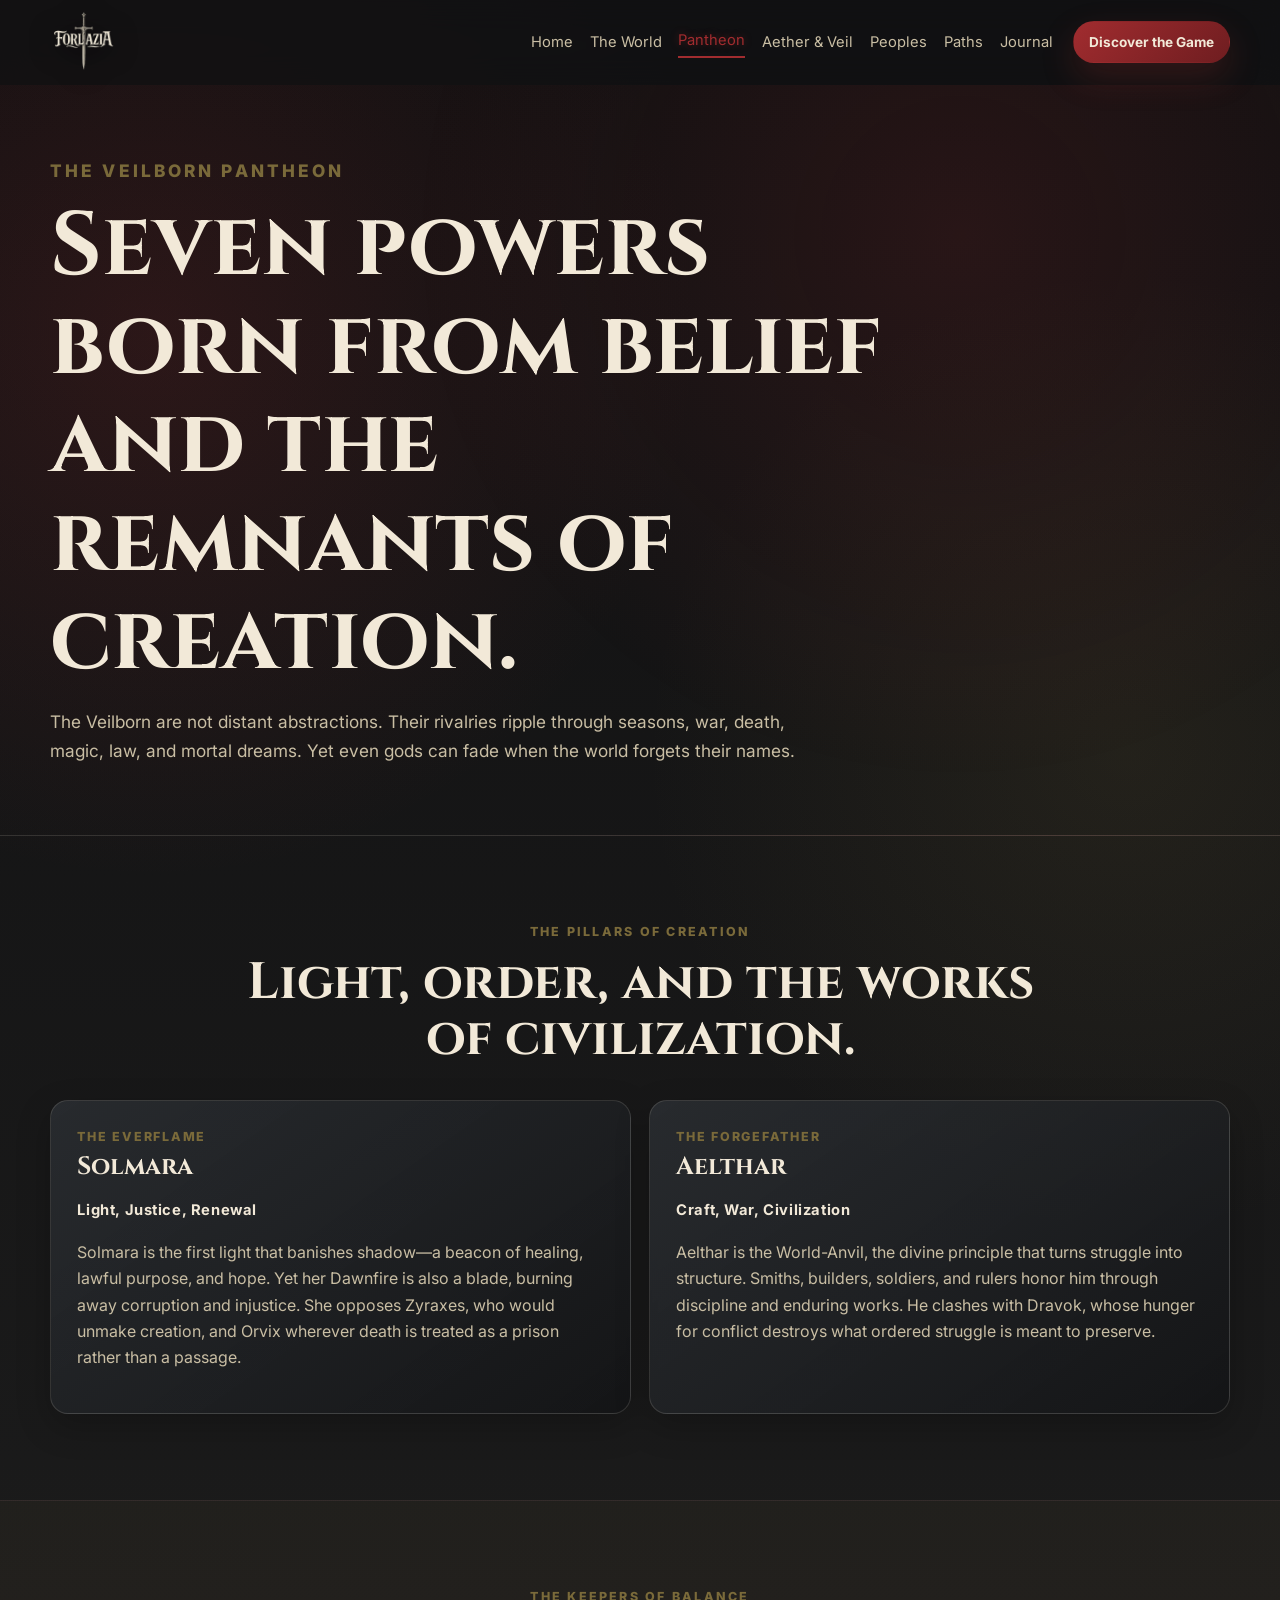
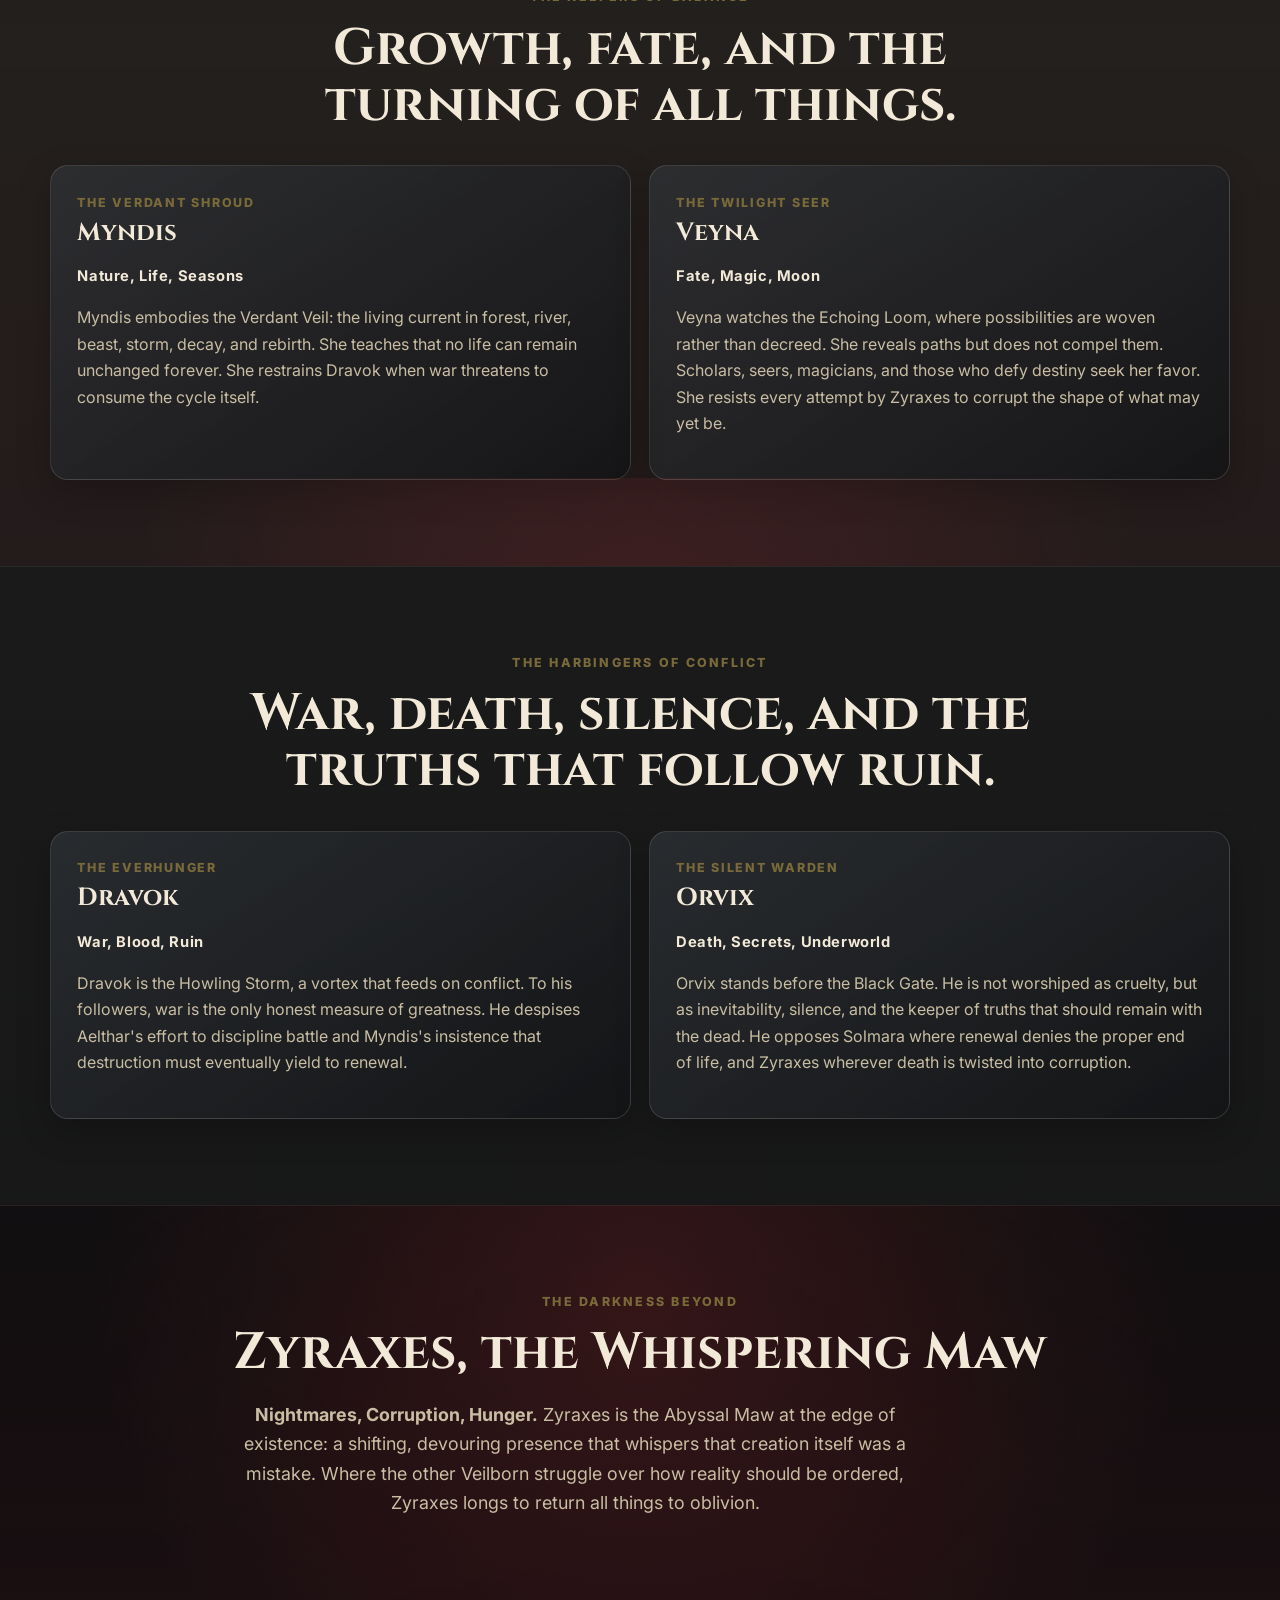
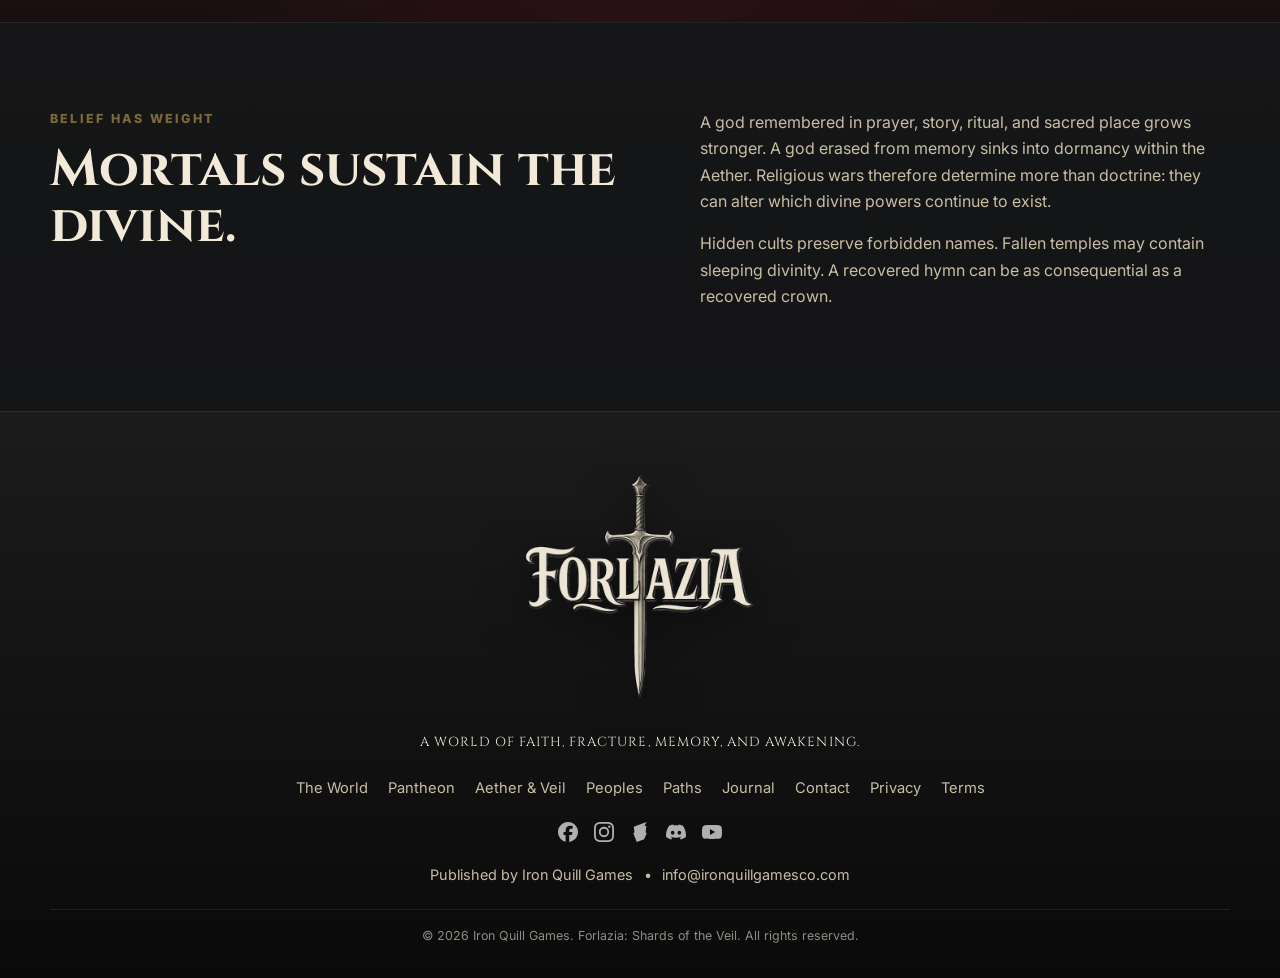
<file: pantheon.html>
<!DOCTYPE html><html lang="en"><head><meta charset="UTF-8"><meta name="viewport" content="width=device-width,initial-scale=1"><title>The Veilborn Pantheon | Gods of Forlazia</title><meta name="description" content="Meet Solmara, Aelthar, Myndis, Veyna, Dravok, Orvix, and Zyraxes—the seven Veilborn gods of Forlazia."><link rel="canonical" href="https://forlazia.com/pantheon.html"><link rel="icon" type="image/png" href="assets/forlazia-favicon.png"><link rel="preconnect" href="https://fonts.googleapis.com"><link rel="preconnect" href="https://fonts.gstatic.com" crossorigin><link href="https://fonts.googleapis.com/css2?family=Cinzel:wght@500;600;700&family=Inter:wght@400;500;600;700&display=swap" rel="stylesheet"><link rel="stylesheet" href="css/styles.css"></head><body data-page="pantheon"><div id="header-placeholder"></div><main id="main"><section class="page-hero"><div class="container reveal"><p class="eyebrow">The Veilborn Pantheon</p><h1>Seven powers born from belief and the remnants of creation.</h1><p>The Veilborn are not distant abstractions. Their rivalries ripple through seasons, war, death, magic, law, and mortal dreams. Yet even gods can fade when the world forgets their names.</p></div></section>
<section class="section"><div class="container centered reveal"><p class="eyebrow">The Pillars of Creation</p><h2>Light, order, and the works of civilization.</h2></div><div class="container card-grid two-card-grid"><article class="feature-card deity-card reveal"><p class="deity-title">The Everflame</p><h3>Solmara</h3><p><strong>Light, Justice, Renewal</strong></p><p>Solmara is the first light that banishes shadow—a beacon of healing, lawful purpose, and hope. Yet her Dawnfire is also a blade, burning away corruption and injustice. She opposes Zyraxes, who would unmake creation, and Orvix wherever death is treated as a prison rather than a passage.</p></article><article class="feature-card deity-card reveal"><p class="deity-title">The Forgefather</p><h3>Aelthar</h3><p><strong>Craft, War, Civilization</strong></p><p>Aelthar is the World-Anvil, the divine principle that turns struggle into structure. Smiths, builders, soldiers, and rulers honor him through discipline and enduring works. He clashes with Dravok, whose hunger for conflict destroys what ordered struggle is meant to preserve.</p></article></div></section>
<section class="section featured-game"><div class="container centered reveal"><p class="eyebrow">The Keepers of Balance</p><h2>Growth, fate, and the turning of all things.</h2></div><div class="container card-grid two-card-grid"><article class="feature-card deity-card reveal"><p class="deity-title">The Verdant Shroud</p><h3>Myndis</h3><p><strong>Nature, Life, Seasons</strong></p><p>Myndis embodies the Verdant Veil: the living current in forest, river, beast, storm, decay, and rebirth. She teaches that no life can remain unchanged forever. She restrains Dravok when war threatens to consume the cycle itself.</p></article><article class="feature-card deity-card reveal"><p class="deity-title">The Twilight Seer</p><h3>Veyna</h3><p><strong>Fate, Magic, Moon</strong></p><p>Veyna watches the Echoing Loom, where possibilities are woven rather than decreed. She reveals paths but does not compel them. Scholars, seers, magicians, and those who defy destiny seek her favor. She resists every attempt by Zyraxes to corrupt the shape of what may yet be.</p></article></div></section>
<section class="section"><div class="container centered reveal"><p class="eyebrow">The Harbingers of Conflict</p><h2>War, death, silence, and the truths that follow ruin.</h2></div><div class="container card-grid two-card-grid"><article class="feature-card deity-card reveal"><p class="deity-title">The Everhunger</p><h3>Dravok</h3><p><strong>War, Blood, Ruin</strong></p><p>Dravok is the Howling Storm, a vortex that feeds on conflict. To his followers, war is the only honest measure of greatness. He despises Aelthar's effort to discipline battle and Myndis's insistence that destruction must eventually yield to renewal.</p></article><article class="feature-card deity-card reveal"><p class="deity-title">The Silent Warden</p><h3>Orvix</h3><p><strong>Death, Secrets, Underworld</strong></p><p>Orvix stands before the Black Gate. He is not worshiped as cruelty, but as inevitability, silence, and the keeper of truths that should remain with the dead. He opposes Solmara where renewal denies the proper end of life, and Zyraxes wherever death is twisted into corruption.</p></article></div></section>
<section class="section corruption-band"><div class="container centered reveal"><p class="eyebrow">The Darkness Beyond</p><h2>Zyraxes, the Whispering Maw</h2><p class="lead"><strong>Nightmares, Corruption, Hunger.</strong> Zyraxes is the Abyssal Maw at the edge of existence: a shifting, devouring presence that whispers that creation itself was a mistake. Where the other Veilborn struggle over how reality should be ordered, Zyraxes longs to return all things to oblivion.</p></div></section>
<section class="section"><div class="container two-column"><div class="section-intro reveal"><p class="eyebrow">Belief Has Weight</p><h2>Mortals sustain the divine.</h2></div><div class="copy-block reveal"><p>A god remembered in prayer, story, ritual, and sacred place grows stronger. A god erased from memory sinks into dormancy within the Aether. Religious wars therefore determine more than doctrine: they can alter which divine powers continue to exist.</p><p>Hidden cults preserve forbidden names. Fallen temples may contain sleeping divinity. A recovered hymn can be as consequential as a recovered crown.</p></div></div></section></main><div id="footer-placeholder"></div><script src="js/includes.js"></script><script src="js/main.js"></script></body></html>
</file>
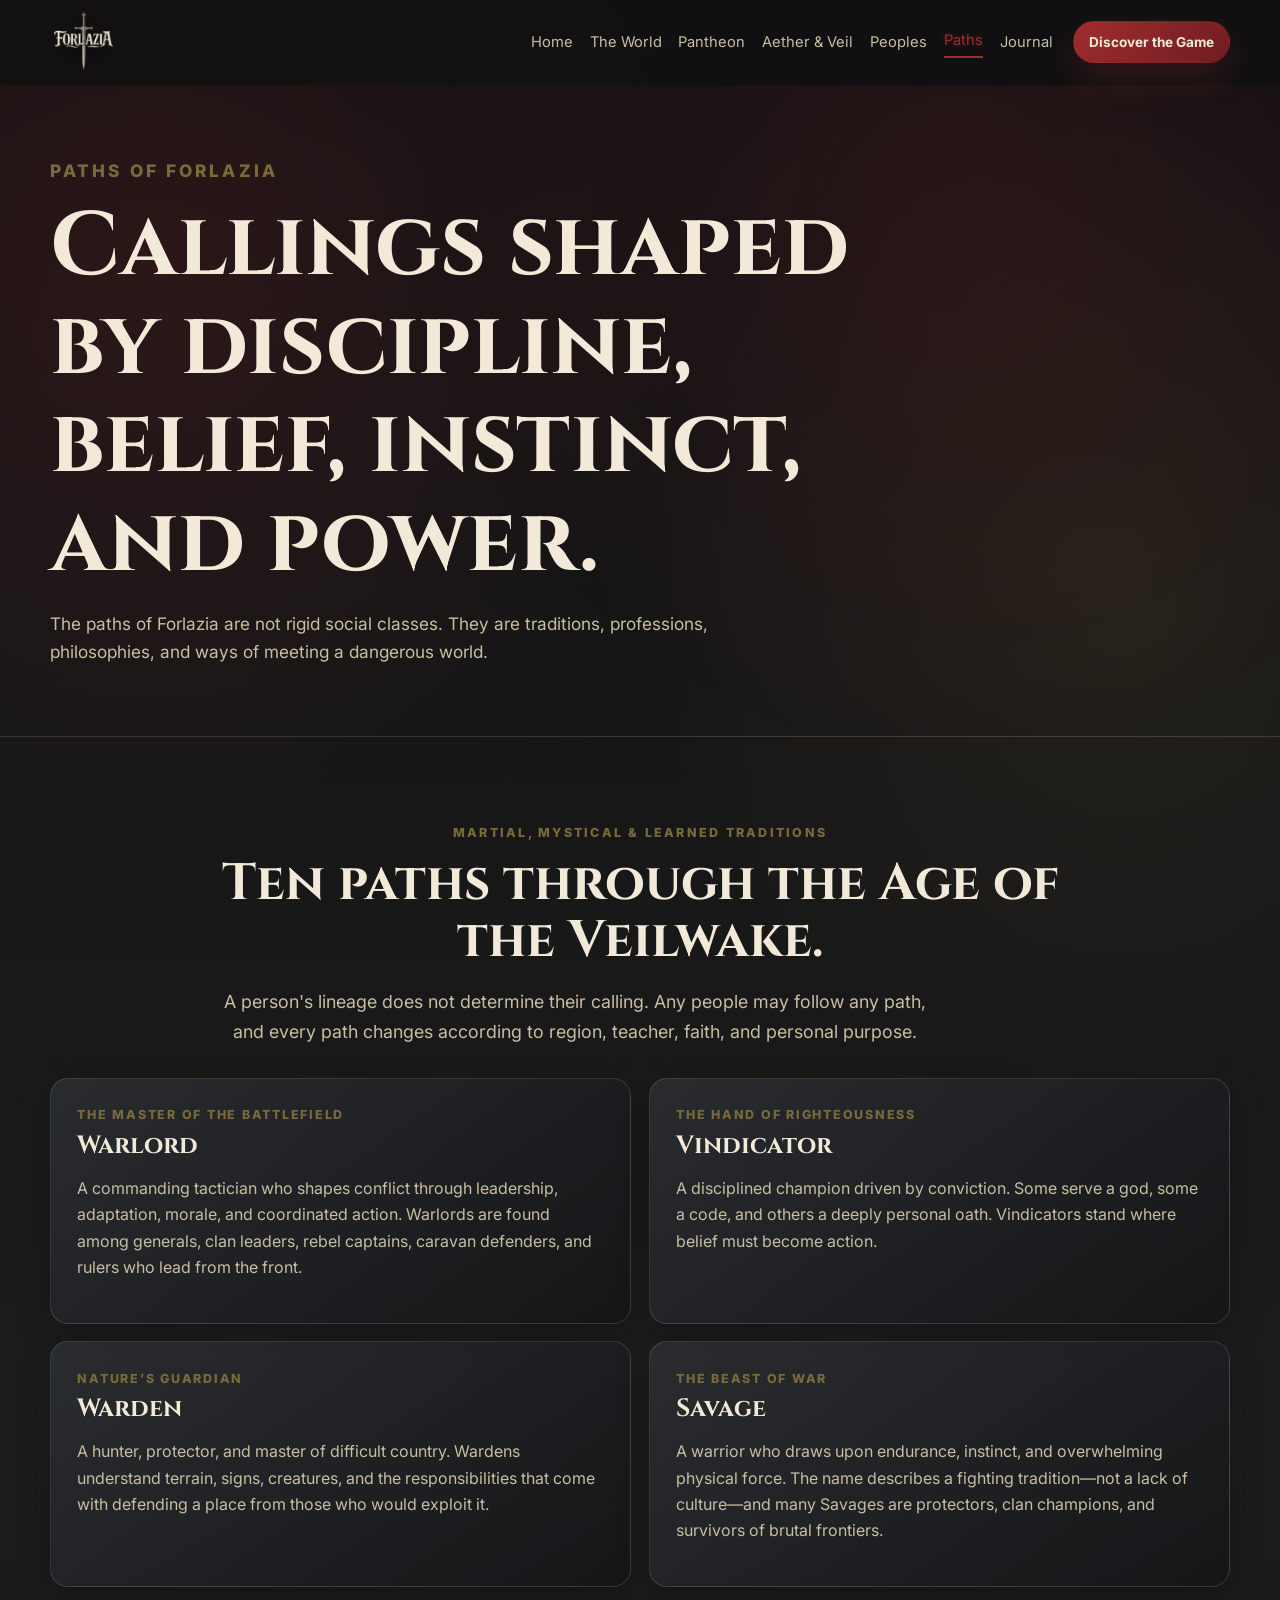
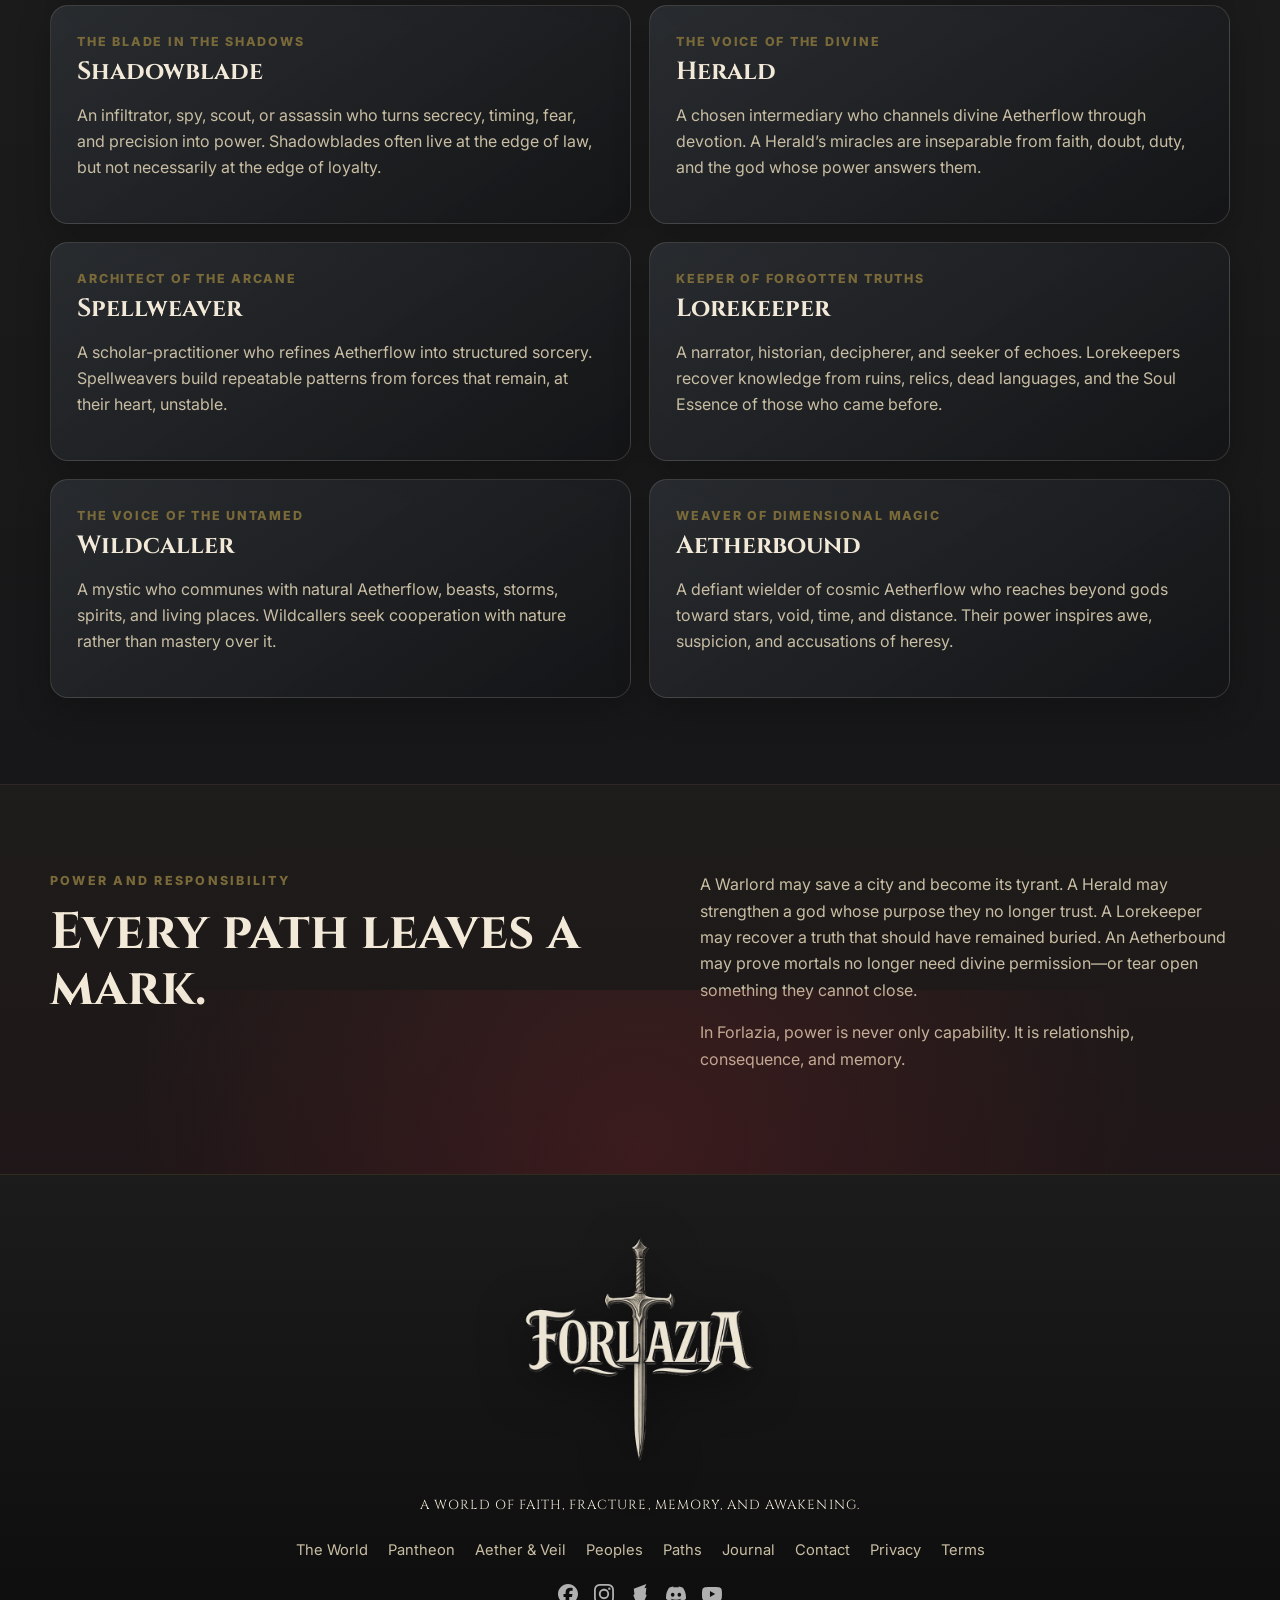
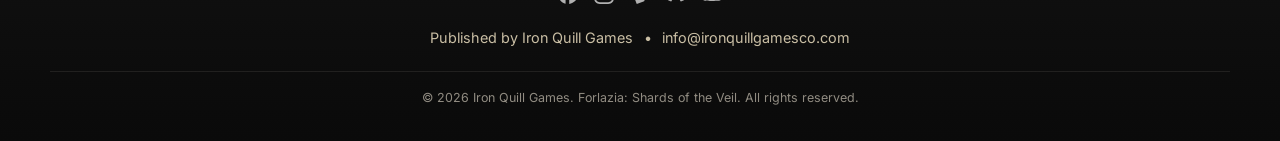
<file: paths.html>
<!DOCTYPE html><html lang="en"><head><meta charset="UTF-8"><meta name="viewport" content="width=device-width,initial-scale=1"><title>Paths of Forlazia | Callings, Archetypes & Traditions</title><meta name="description" content="Explore the ten martial, mystical, scholarly, and divine paths of Forlazia."><link rel="canonical" href="https://forlazia.com/paths.html"><link rel="icon" type="image/png" href="assets/forlazia-favicon.png"><link rel="preconnect" href="https://fonts.googleapis.com"><link rel="preconnect" href="https://fonts.gstatic.com" crossorigin><link href="https://fonts.googleapis.com/css2?family=Cinzel:wght@500;600;700&family=Inter:wght@400;500;600;700&display=swap" rel="stylesheet"><link rel="stylesheet" href="css/styles.css"></head><body data-page="paths"><div id="header-placeholder"></div><main id="main"><section class="page-hero"><div class="container reveal"><p class="eyebrow">Paths of Forlazia</p><h1>Callings shaped by discipline, belief, instinct, and power.</h1><p>The paths of Forlazia are not rigid social classes. They are traditions, professions, philosophies, and ways of meeting a dangerous world.</p></div></section><section class="section"><div class="container centered reveal"><p class="eyebrow">Martial, Mystical &amp; Learned Traditions</p><h2>Ten paths through the Age of the Veilwake.</h2><p class="lead">A person's lineage does not determine their calling. Any people may follow any path, and every path changes according to region, teacher, faith, and personal purpose.</p></div><div class="container card-grid two-card-grid"><article class="feature-card path-card reveal"><p class="deity-title">The Master of the Battlefield</p><h3>Warlord</h3><p>A commanding tactician who shapes conflict through leadership, adaptation, morale, and coordinated action. Warlords are found among generals, clan leaders, rebel captains, caravan defenders, and rulers who lead from the front.</p></article><article class="feature-card path-card reveal"><p class="deity-title">The Hand of Righteousness</p><h3>Vindicator</h3><p>A disciplined champion driven by conviction. Some serve a god, some a code, and others a deeply personal oath. Vindicators stand where belief must become action.</p></article><article class="feature-card path-card reveal"><p class="deity-title">Nature’s Guardian</p><h3>Warden</h3><p>A hunter, protector, and master of difficult country. Wardens understand terrain, signs, creatures, and the responsibilities that come with defending a place from those who would exploit it.</p></article><article class="feature-card path-card reveal"><p class="deity-title">The Beast of War</p><h3>Savage</h3><p>A warrior who draws upon endurance, instinct, and overwhelming physical force. The name describes a fighting tradition—not a lack of culture—and many Savages are protectors, clan champions, and survivors of brutal frontiers.</p></article><article class="feature-card path-card reveal"><p class="deity-title">The Blade in the Shadows</p><h3>Shadowblade</h3><p>An infiltrator, spy, scout, or assassin who turns secrecy, timing, fear, and precision into power. Shadowblades often live at the edge of law, but not necessarily at the edge of loyalty.</p></article><article class="feature-card path-card reveal"><p class="deity-title">The Voice of the Divine</p><h3>Herald</h3><p>A chosen intermediary who channels divine Aetherflow through devotion. A Herald’s miracles are inseparable from faith, doubt, duty, and the god whose power answers them.</p></article><article class="feature-card path-card reveal"><p class="deity-title">Architect of the Arcane</p><h3>Spellweaver</h3><p>A scholar-practitioner who refines Aetherflow into structured sorcery. Spellweavers build repeatable patterns from forces that remain, at their heart, unstable.</p></article><article class="feature-card path-card reveal"><p class="deity-title">Keeper of Forgotten Truths</p><h3>Lorekeeper</h3><p>A narrator, historian, decipherer, and seeker of echoes. Lorekeepers recover knowledge from ruins, relics, dead languages, and the Soul Essence of those who came before.</p></article><article class="feature-card path-card reveal"><p class="deity-title">The Voice of the Untamed</p><h3>Wildcaller</h3><p>A mystic who communes with natural Aetherflow, beasts, storms, spirits, and living places. Wildcallers seek cooperation with nature rather than mastery over it.</p></article><article class="feature-card path-card reveal"><p class="deity-title">Weaver of Dimensional Magic</p><h3>Aetherbound</h3><p>A defiant wielder of cosmic Aetherflow who reaches beyond gods toward stars, void, time, and distance. Their power inspires awe, suspicion, and accusations of heresy.</p></article></div></section><section class="section featured-game"><div class="container two-column"><div class="section-intro reveal"><p class="eyebrow">Power and Responsibility</p><h2>Every path leaves a mark.</h2></div><div class="copy-block reveal"><p>A Warlord may save a city and become its tyrant. A Herald may strengthen a god whose purpose they no longer trust. A Lorekeeper may recover a truth that should have remained buried. An Aetherbound may prove mortals no longer need divine permission—or tear open something they cannot close.</p><p>In Forlazia, power is never only capability. It is relationship, consequence, and memory.</p></div></div></section></main><div id="footer-placeholder"></div><script src="js/includes.js"></script><script src="js/main.js"></script></body></html>
</file>
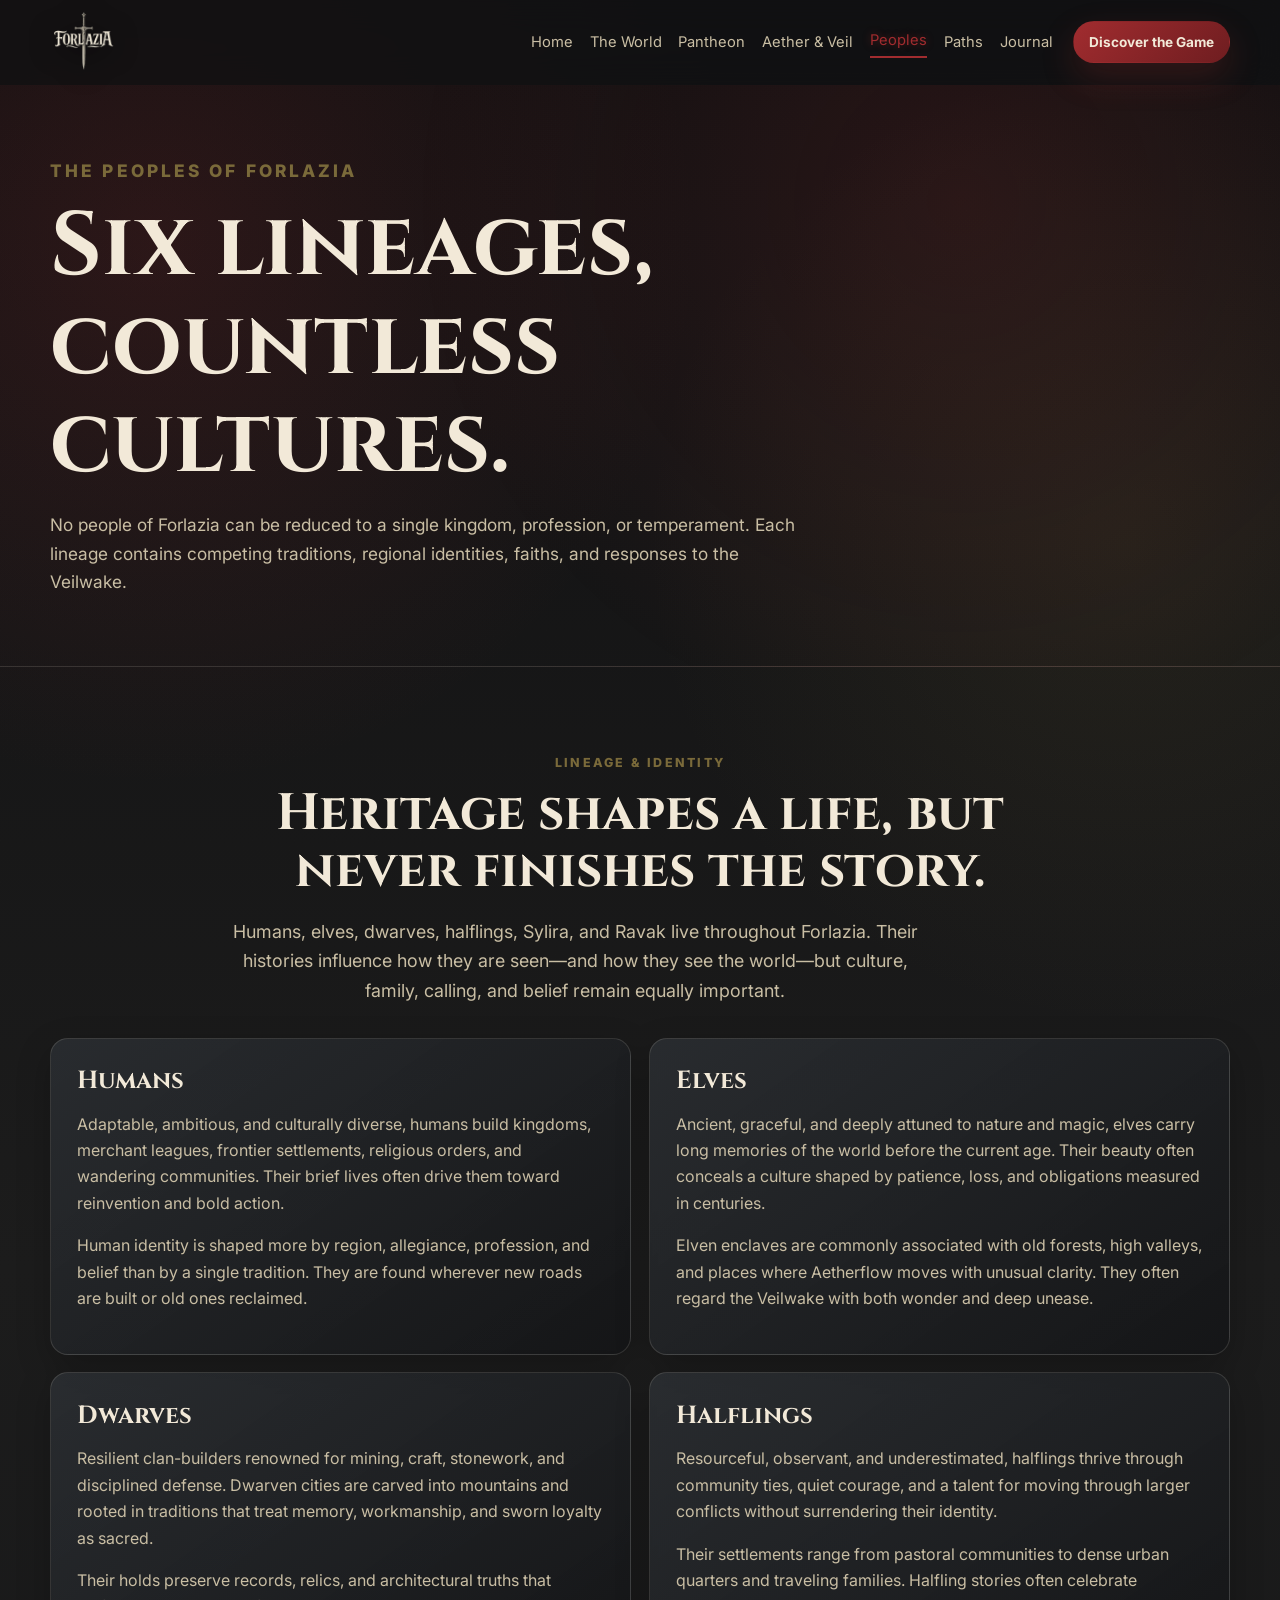
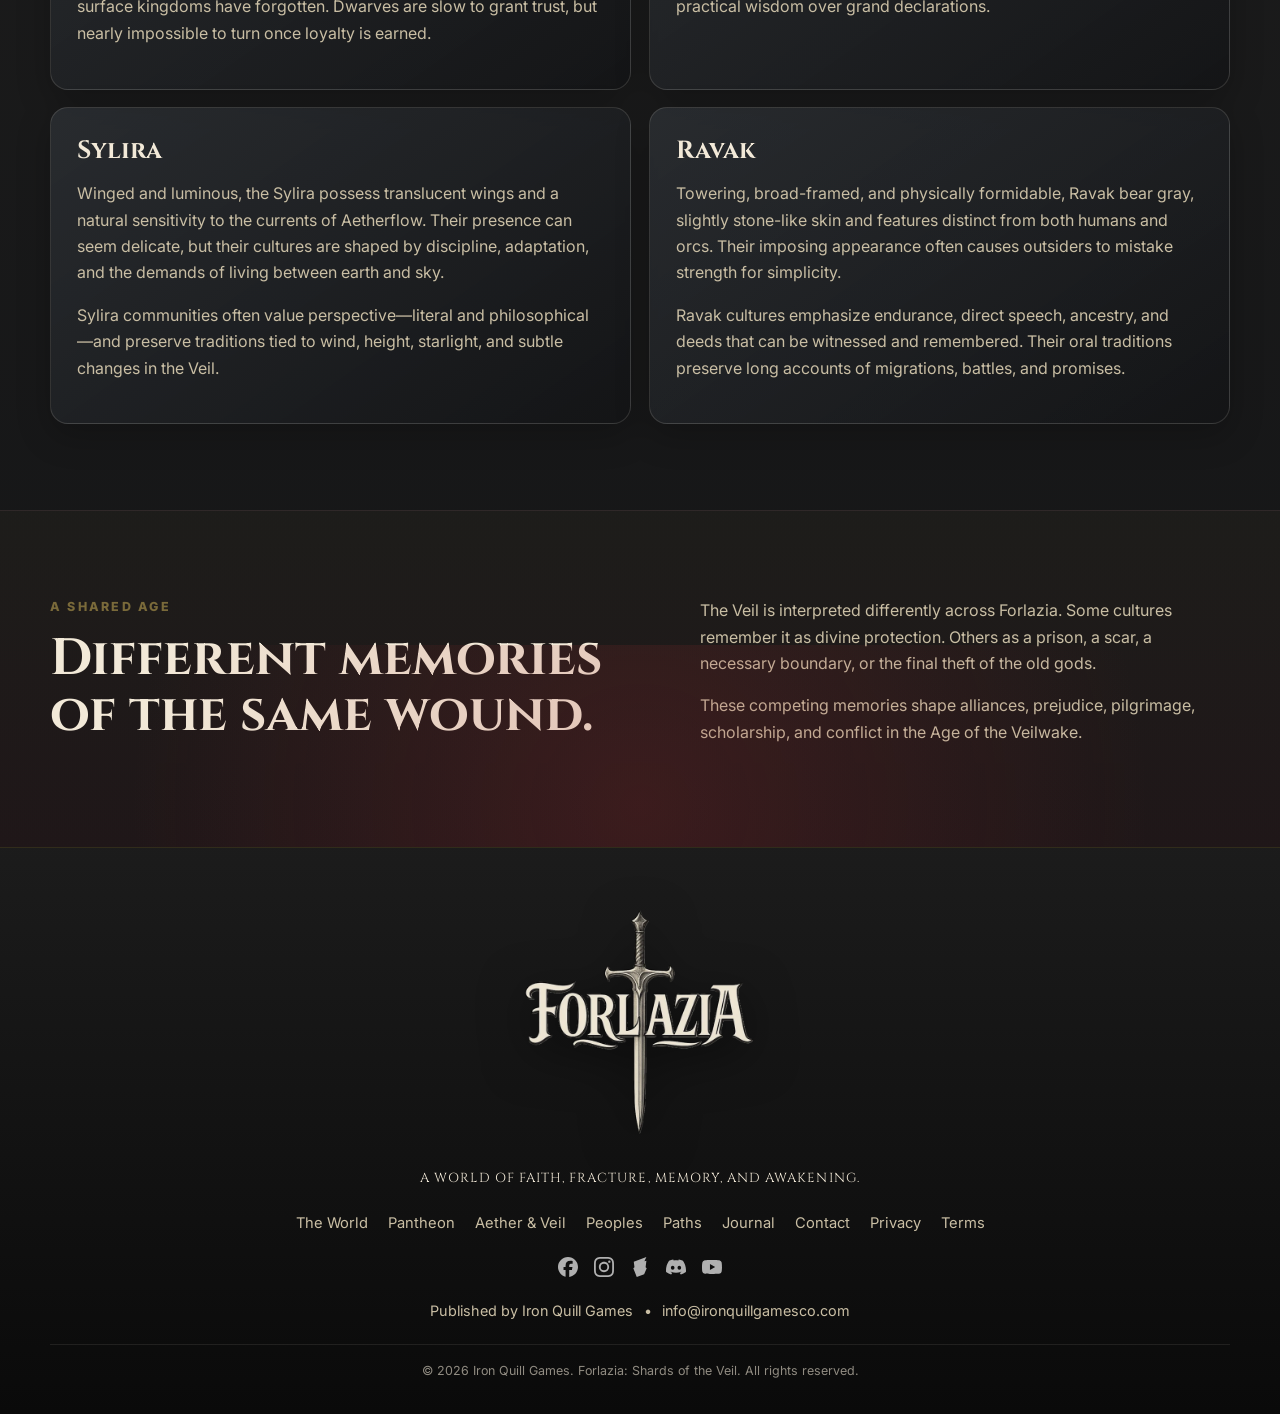
<file: peoples.html>
<!DOCTYPE html><html lang="en"><head><meta charset="UTF-8"><meta name="viewport" content="width=device-width,initial-scale=1"><title>The Peoples of Forlazia | Humans, Elves, Dwarves, Halflings, Sylira & Ravak</title><meta name="description" content="Explore the six peoples of Forlazia and the cultures, memories, and identities they carry."><link rel="canonical" href="https://forlazia.com/peoples.html"><link rel="icon" type="image/png" href="assets/forlazia-favicon.png"><link rel="preconnect" href="https://fonts.googleapis.com"><link rel="preconnect" href="https://fonts.gstatic.com" crossorigin><link href="https://fonts.googleapis.com/css2?family=Cinzel:wght@500;600;700&family=Inter:wght@400;500;600;700&display=swap" rel="stylesheet"><link rel="stylesheet" href="css/styles.css"></head><body data-page="peoples"><div id="header-placeholder"></div><main id="main"><section class="page-hero"><div class="container reveal"><p class="eyebrow">The Peoples of Forlazia</p><h1>Six lineages, countless cultures.</h1><p>No people of Forlazia can be reduced to a single kingdom, profession, or temperament. Each lineage contains competing traditions, regional identities, faiths, and responses to the Veilwake.</p></div></section><section class="section"><div class="container centered reveal"><p class="eyebrow">Lineage &amp; Identity</p><h2>Heritage shapes a life, but never finishes the story.</h2><p class="lead">Humans, elves, dwarves, halflings, Sylira, and Ravak live throughout Forlazia. Their histories influence how they are seen—and how they see the world—but culture, family, calling, and belief remain equally important.</p></div><div class="container card-grid two-card-grid"><article class="feature-card people-card reveal"><h3>Humans</h3><p>Adaptable, ambitious, and culturally diverse, humans build kingdoms, merchant leagues, frontier settlements, religious orders, and wandering communities. Their brief lives often drive them toward reinvention and bold action.</p><p>Human identity is shaped more by region, allegiance, profession, and belief than by a single tradition. They are found wherever new roads are built or old ones reclaimed.</p></article><article class="feature-card people-card reveal"><h3>Elves</h3><p>Ancient, graceful, and deeply attuned to nature and magic, elves carry long memories of the world before the current age. Their beauty often conceals a culture shaped by patience, loss, and obligations measured in centuries.</p><p>Elven enclaves are commonly associated with old forests, high valleys, and places where Aetherflow moves with unusual clarity. They often regard the Veilwake with both wonder and deep unease.</p></article><article class="feature-card people-card reveal"><h3>Dwarves</h3><p>Resilient clan-builders renowned for mining, craft, stonework, and disciplined defense. Dwarven cities are carved into mountains and rooted in traditions that treat memory, workmanship, and sworn loyalty as sacred.</p><p>Their holds preserve records, relics, and architectural truths that surface kingdoms have forgotten. Dwarves are slow to grant trust, but nearly impossible to turn once loyalty is earned.</p></article><article class="feature-card people-card reveal"><h3>Halflings</h3><p>Resourceful, observant, and underestimated, halflings thrive through community ties, quiet courage, and a talent for moving through larger conflicts without surrendering their identity.</p><p>Their settlements range from pastoral communities to dense urban quarters and traveling families. Halfling stories often celebrate practical wisdom over grand declarations.</p></article><article class="feature-card people-card reveal"><h3>Sylira</h3><p>Winged and luminous, the Sylira possess translucent wings and a natural sensitivity to the currents of Aetherflow. Their presence can seem delicate, but their cultures are shaped by discipline, adaptation, and the demands of living between earth and sky.</p><p>Sylira communities often value perspective—literal and philosophical—and preserve traditions tied to wind, height, starlight, and subtle changes in the Veil.</p></article><article class="feature-card people-card reveal"><h3>Ravak</h3><p>Towering, broad-framed, and physically formidable, Ravak bear gray, slightly stone-like skin and features distinct from both humans and orcs. Their imposing appearance often causes outsiders to mistake strength for simplicity.</p><p>Ravak cultures emphasize endurance, direct speech, ancestry, and deeds that can be witnessed and remembered. Their oral traditions preserve long accounts of migrations, battles, and promises.</p></article></div></section><section class="section featured-game"><div class="container two-column"><div class="section-intro reveal"><p class="eyebrow">A Shared Age</p><h2>Different memories of the same wound.</h2></div><div class="copy-block reveal"><p>The Veil is interpreted differently across Forlazia. Some cultures remember it as divine protection. Others as a prison, a scar, a necessary boundary, or the final theft of the old gods.</p><p>These competing memories shape alliances, prejudice, pilgrimage, scholarship, and conflict in the Age of the Veilwake.</p></div></div></section></main><div id="footer-placeholder"></div><script src="js/includes.js"></script><script src="js/main.js"></script></body></html>
</file>
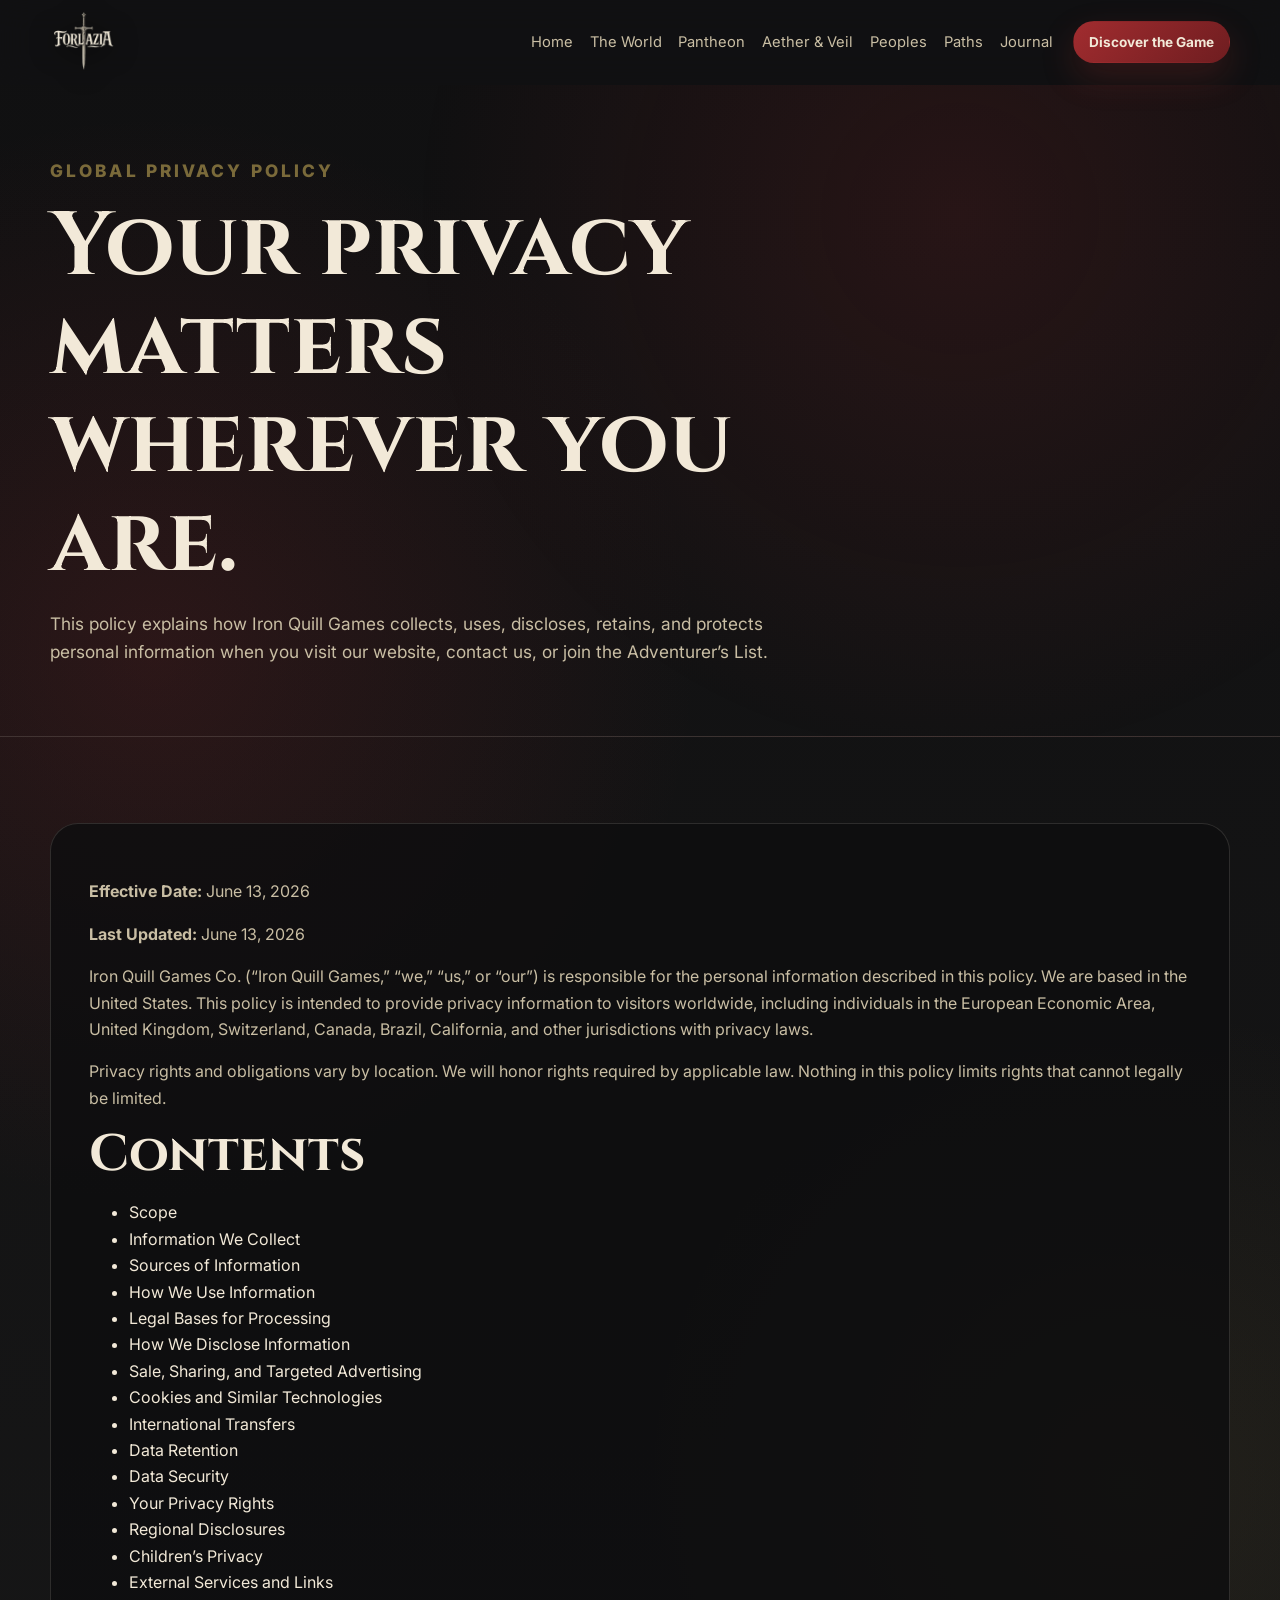
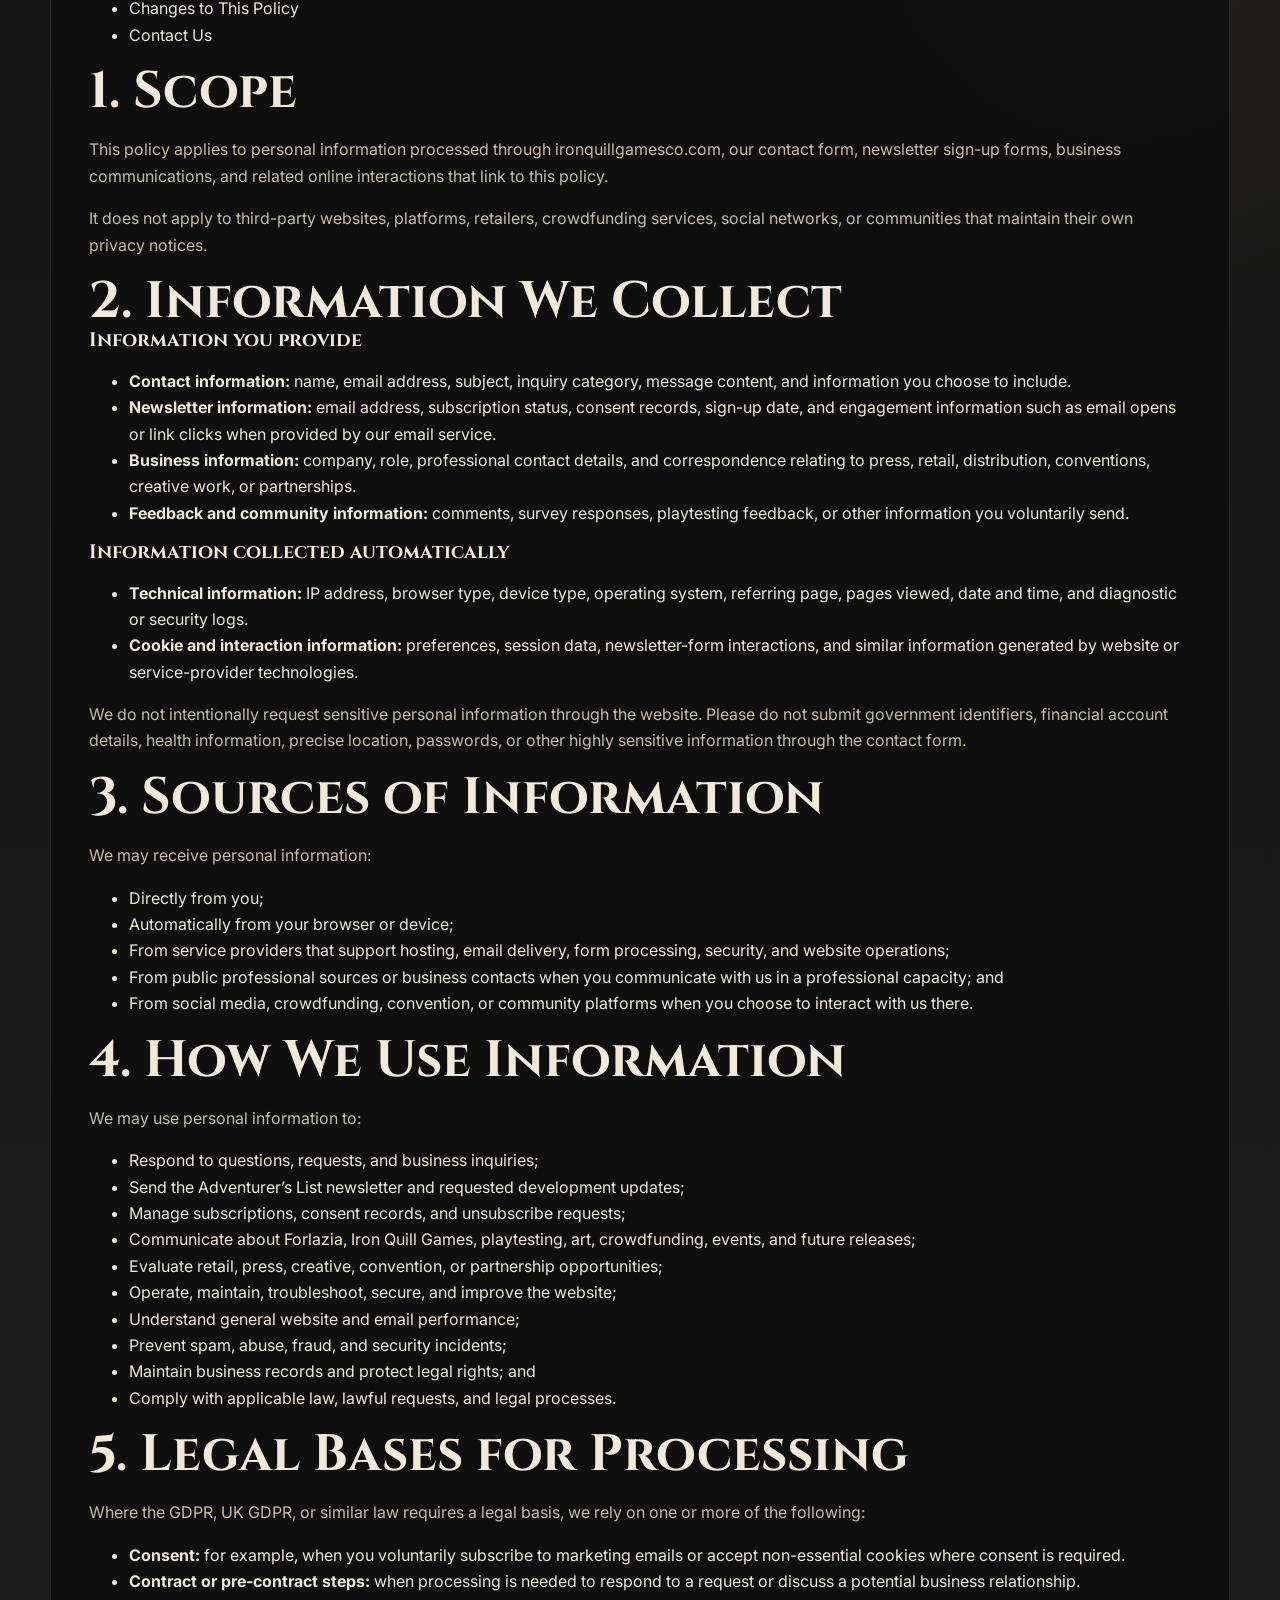
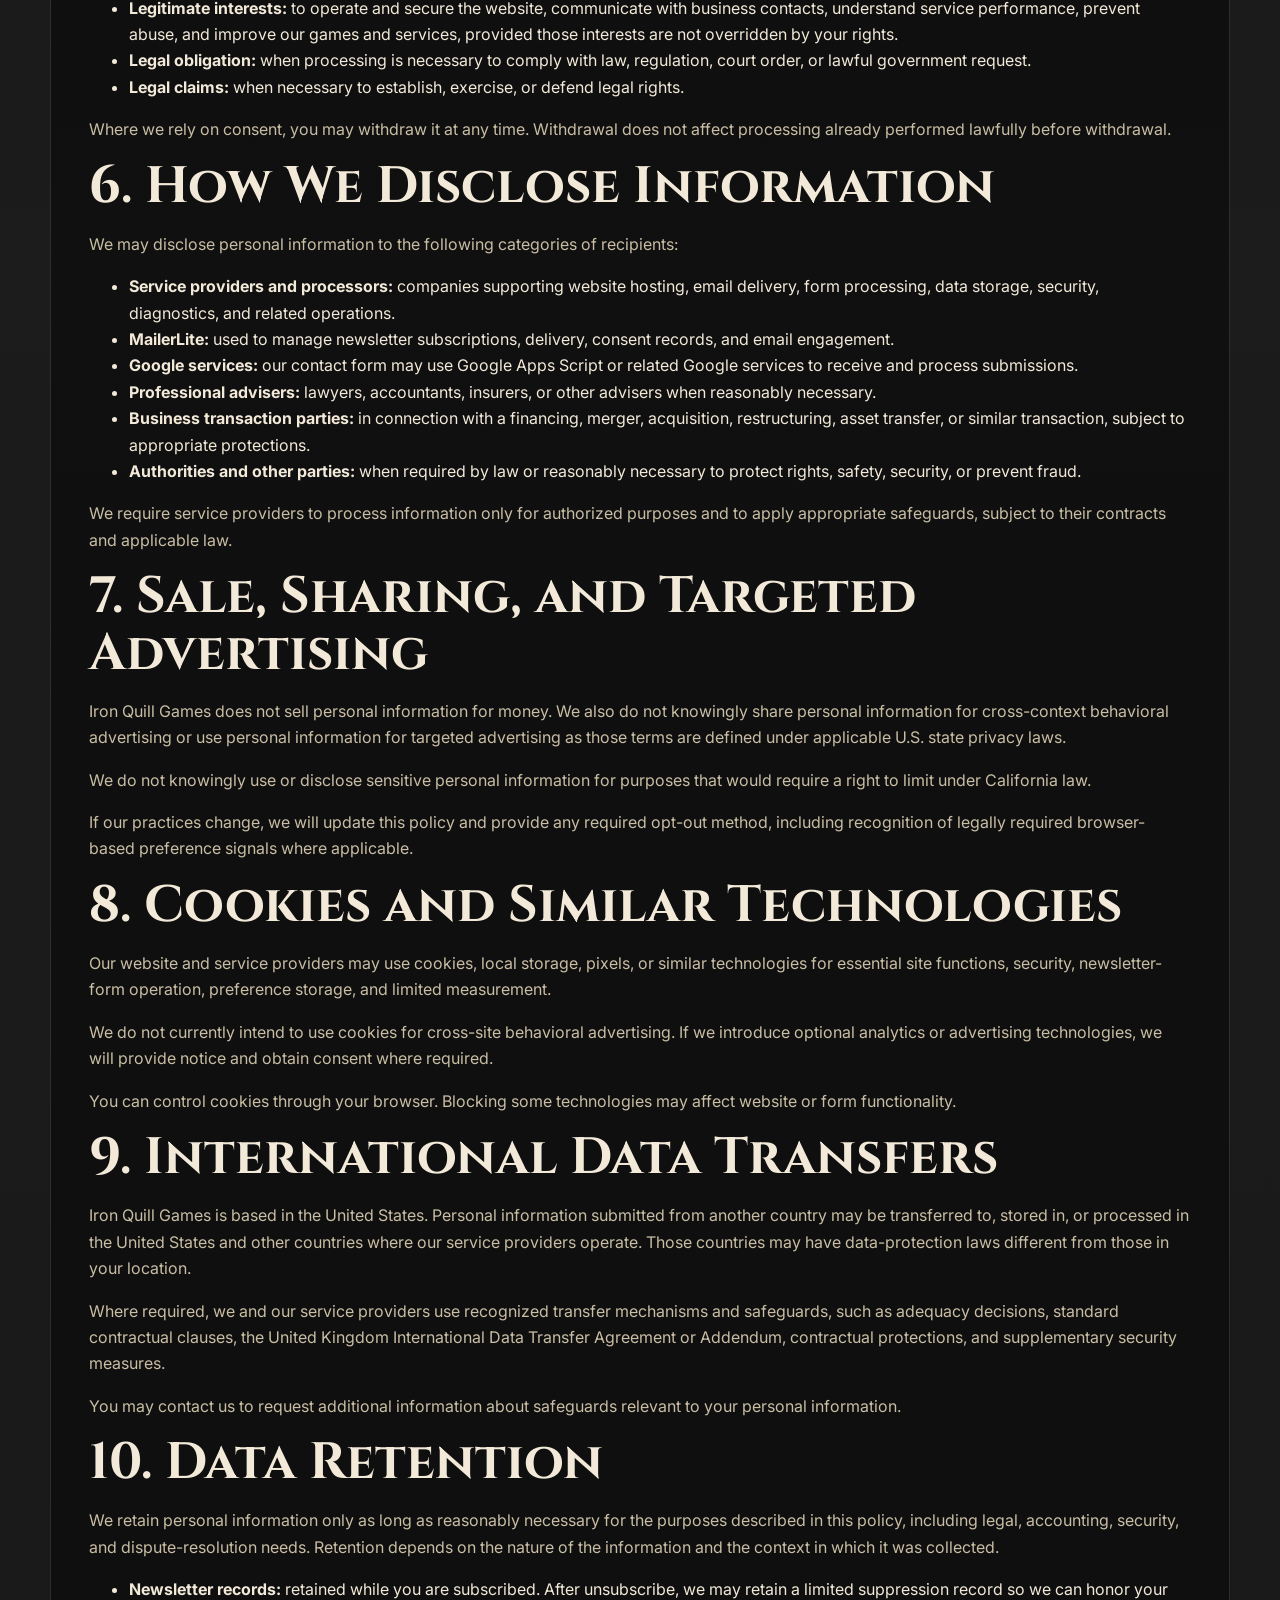
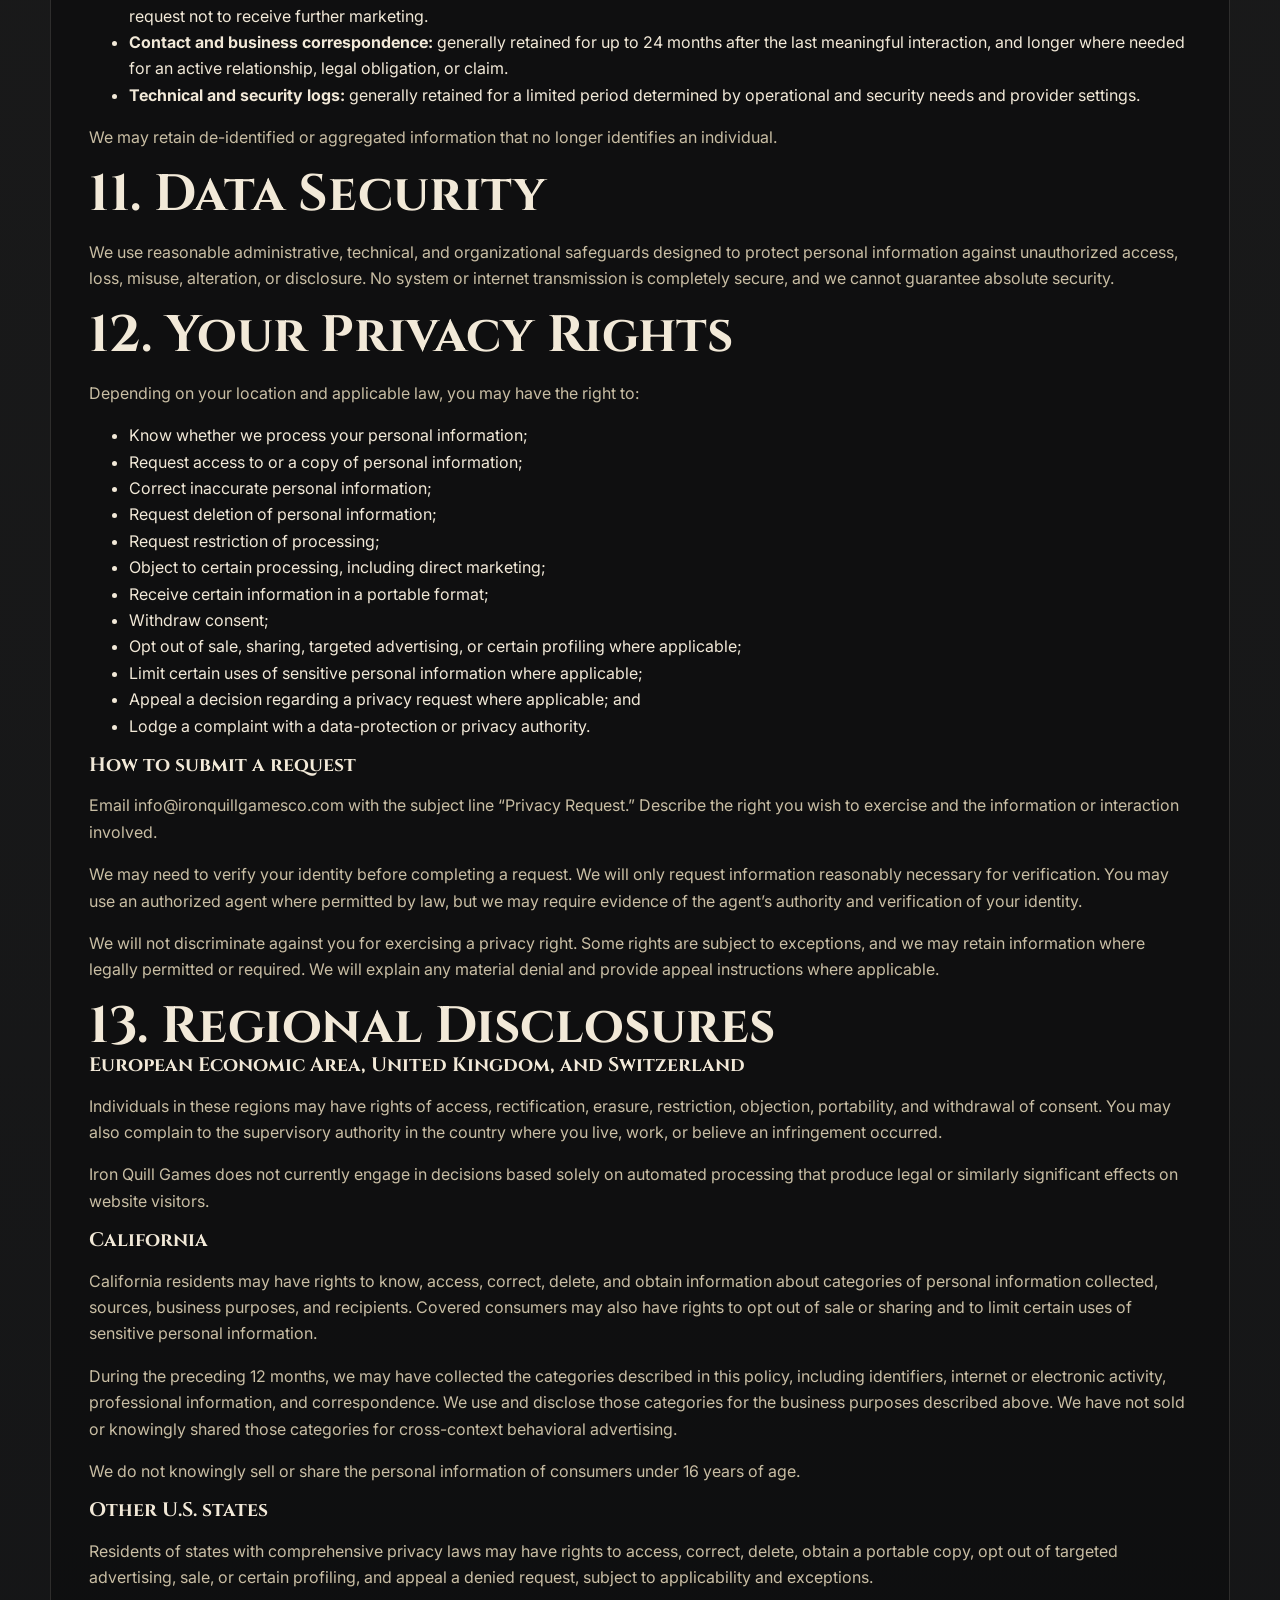
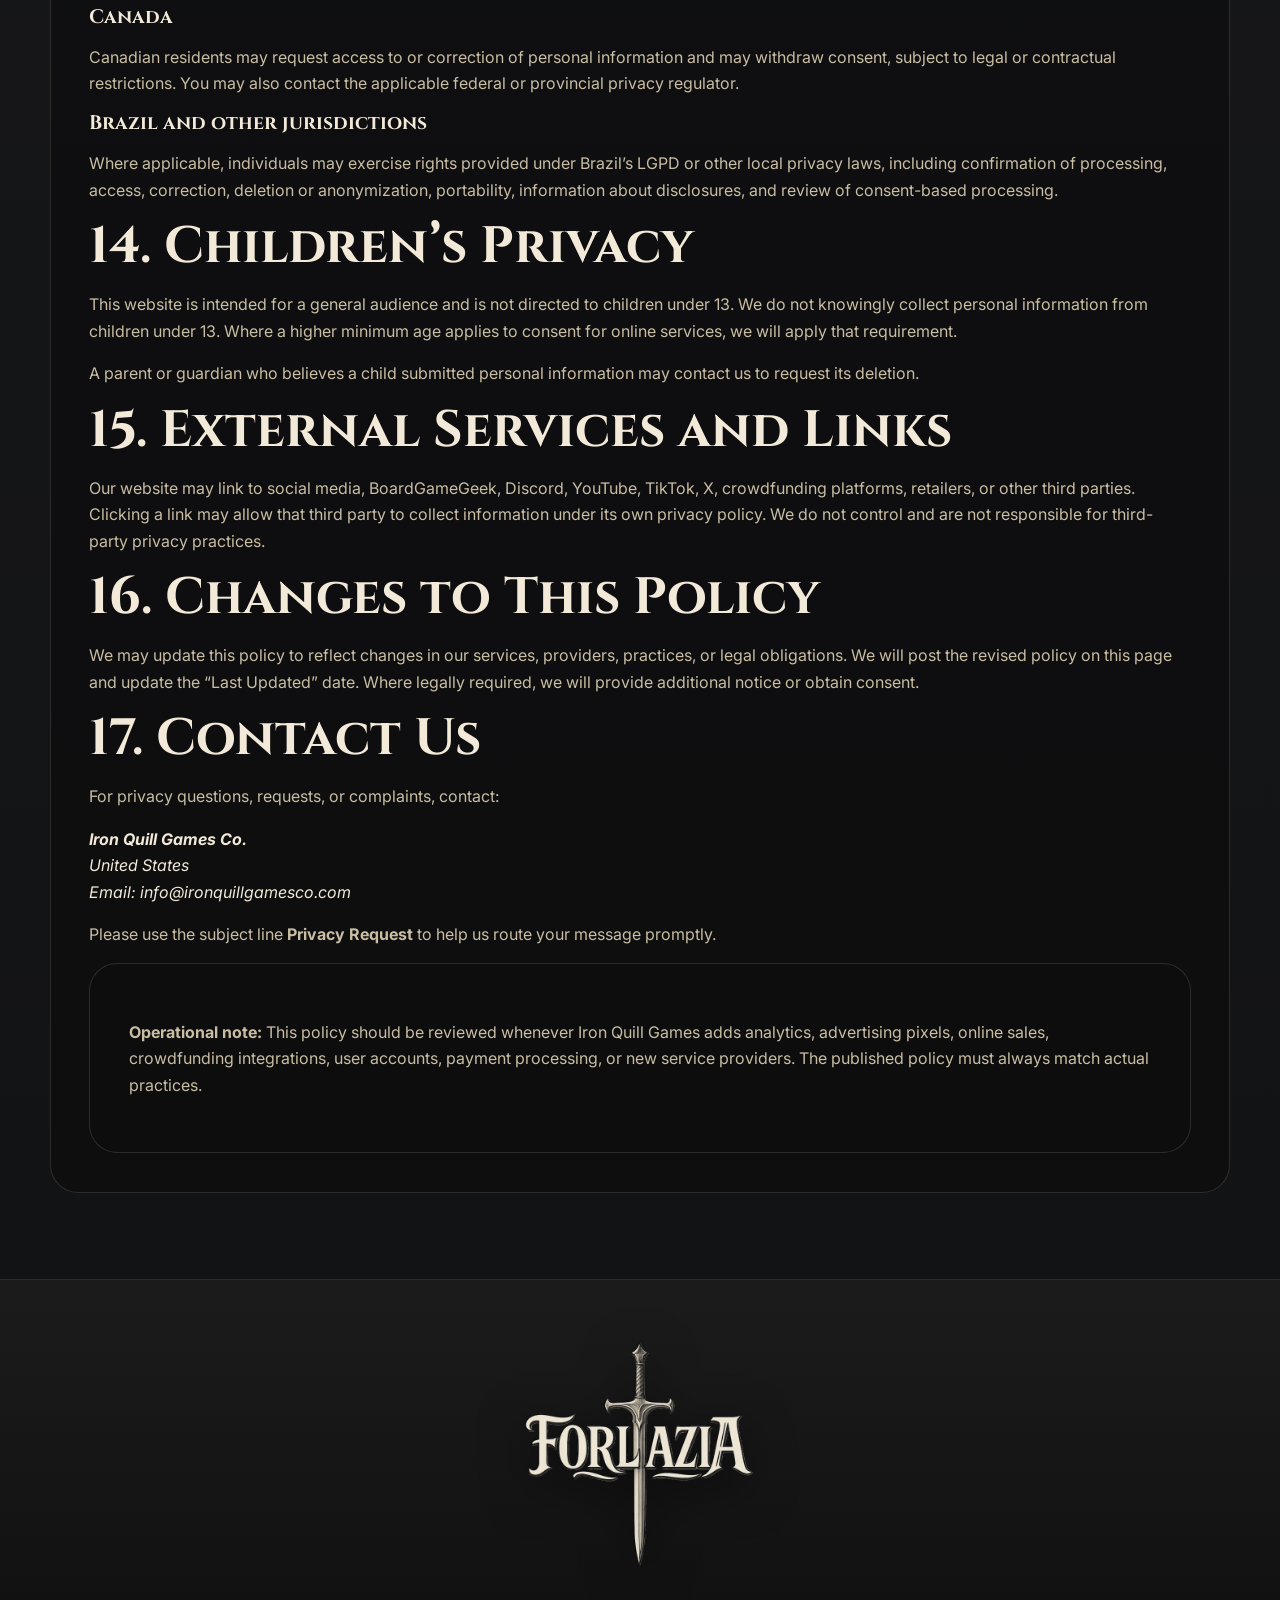
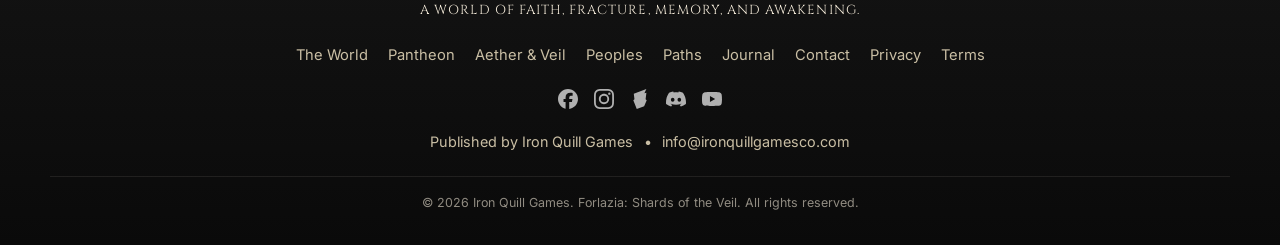
<file: privacy.html>
<!DOCTYPE html>
<html lang="en">
<head>
    <meta charset="UTF-8" />
    <meta name="viewport" content="width=device-width, initial-scale=1.0" />
    <title>Global Privacy Policy | Iron Quill Games</title>
    <meta name="description" content="Global Privacy Policy for Iron Quill Games, explaining how we collect, use, disclose, retain, and protect personal information and how individuals may exercise privacy rights." />
    <meta name="author" content="Iron Quill Games" />
    <meta name="robots" content="index, follow" />
    <meta property="og:title" content="Global Privacy Policy | Iron Quill Games" />
    <meta property="og:description" content="Review how Iron Quill Games handles contact information, newsletter subscriptions, website data, international transfers, and privacy rights worldwide." />
    <meta property="og:type" content="website" />
    <meta property="og:image" content="https://ironquillgamesco.com/assets/social-share.jpg" />
    <meta property="og:url" content="https://forlazia.com/privacy.html" />
    <meta name="twitter:card" content="summary_large_image" />
    <link rel="canonical" href="https://forlazia.com/privacy.html" />
    <link rel="icon" href="/assets/favicon.ico" />
    <link rel="shortcut icon" href="/assets/favicon.ico" />
    <link rel="preconnect" href="https://fonts.googleapis.com" />
    <link rel="preconnect" href="https://fonts.gstatic.com" crossorigin />
    <link href="https://fonts.googleapis.com/css2?family=Cinzel:wght@500;600;700&family=Inter:wght@400;500;600;700&display=swap" rel="stylesheet" />
    <link rel="stylesheet" href="css/styles.css" />
    <script type="application/ld+json">
        {
            "@context": "https://schema.org",
            "@type": "WebPage",
            "name": "Global Privacy Policy | Iron Quill Games",
            "url": "https://forlazia.com/privacy.html",
            "description": "Global Privacy Policy for Iron Quill Games, including information about data collection, use, disclosure, retention, international transfers, and privacy rights.",
            "publisher": {
                "@type": "Organization",
                "name": "Iron Quill Games",
                "logo": {
                    "@type": "ImageObject",
                    "url": "https://ironquillgamesco.com/assets/iron-quill-games-logo.png"
                }
            }
        }
    </script>
</head>
<body data-page="privacy">
    <div id="header-placeholder"></div>
    <main id="main">
        <section class="page-hero">
            <div class="container reveal">
                <p class="eyebrow">Global Privacy Policy</p>
                <h1>Your privacy matters wherever you are.</h1>
                <p>
                    This policy explains how Iron Quill Games collects, uses, discloses,
                    retains, and protects personal information when you visit our website,
                    contact us, or join the Adventurer’s List.
                </p>
            </div>
        </section>

        <section class="section">
            <div class="container content-panel legal-content">
                <p><strong>Effective Date:</strong> June 13, 2026</p>
                <p><strong>Last Updated:</strong> June 13, 2026</p>

                <p>
                    Iron Quill Games Co. (“Iron Quill Games,” “we,” “us,” or “our”) is
                    responsible for the personal information described in this policy. We are
                    based in the United States. This policy is intended to provide privacy
                    information to visitors worldwide, including individuals in the European
                    Economic Area, United Kingdom, Switzerland, Canada, Brazil, California,
                    and other jurisdictions with privacy laws.
                </p>

                <p>
                    Privacy rights and obligations vary by location. We will honor rights
                    required by applicable law. Nothing in this policy limits rights that
                    cannot legally be limited.
                </p>

                <nav class="legal-toc" aria-label="Privacy policy contents">
                    <h2>Contents</h2>
                    <ul>
                        <li><a href="#scope">Scope</a></li>
                        <li><a href="#information-collected">Information We Collect</a></li>
                        <li><a href="#sources">Sources of Information</a></li>
                        <li><a href="#uses">How We Use Information</a></li>
                        <li><a href="#legal-bases">Legal Bases for Processing</a></li>
                        <li><a href="#disclosures">How We Disclose Information</a></li>
                        <li><a href="#sales-sharing">Sale, Sharing, and Targeted Advertising</a></li>
                        <li><a href="#cookies">Cookies and Similar Technologies</a></li>
                        <li><a href="#international-transfers">International Transfers</a></li>
                        <li><a href="#retention">Data Retention</a></li>
                        <li><a href="#security">Data Security</a></li>
                        <li><a href="#rights">Your Privacy Rights</a></li>
                        <li><a href="#regional-rights">Regional Disclosures</a></li>
                        <li><a href="#children">Children’s Privacy</a></li>
                        <li><a href="#external-links">External Services and Links</a></li>
                        <li><a href="#changes">Changes to This Policy</a></li>
                        <li><a href="#contact">Contact Us</a></li>
                    </ul>
                </nav>

                <h2 id="scope">1. Scope</h2>
                <p>
                    This policy applies to personal information processed through
                    ironquillgamesco.com, our contact form, newsletter sign-up forms, business
                    communications, and related online interactions that link to this policy.
                </p>
                <p>
                    It does not apply to third-party websites, platforms, retailers,
                    crowdfunding services, social networks, or communities that maintain their
                    own privacy notices.
                </p>

                <h2 id="information-collected">2. Information We Collect</h2>

                <h3>Information you provide</h3>
                <ul>
                    <li>
                        <strong>Contact information:</strong> name, email address, subject,
                        inquiry category, message content, and information you choose to include.
                    </li>
                    <li>
                        <strong>Newsletter information:</strong> email address, subscription
                        status, consent records, sign-up date, and engagement information such as
                        email opens or link clicks when provided by our email service.
                    </li>
                    <li>
                        <strong>Business information:</strong> company, role, professional contact
                        details, and correspondence relating to press, retail, distribution,
                        conventions, creative work, or partnerships.
                    </li>
                    <li>
                        <strong>Feedback and community information:</strong> comments, survey
                        responses, playtesting feedback, or other information you voluntarily send.
                    </li>
                </ul>

                <h3>Information collected automatically</h3>
                <ul>
                    <li>
                        <strong>Technical information:</strong> IP address, browser type, device
                        type, operating system, referring page, pages viewed, date and time, and
                        diagnostic or security logs.
                    </li>
                    <li>
                        <strong>Cookie and interaction information:</strong> preferences, session
                        data, newsletter-form interactions, and similar information generated by
                        website or service-provider technologies.
                    </li>
                </ul>

                <p>
                    We do not intentionally request sensitive personal information through the
                    website. Please do not submit government identifiers, financial account
                    details, health information, precise location, passwords, or other highly
                    sensitive information through the contact form.
                </p>

                <h2 id="sources">3. Sources of Information</h2>
                <p>We may receive personal information:</p>
                <ul>
                    <li>Directly from you;</li>
                    <li>Automatically from your browser or device;</li>
                    <li>
                        From service providers that support hosting, email delivery, form
                        processing, security, and website operations;
                    </li>
                    <li>
                        From public professional sources or business contacts when you communicate
                        with us in a professional capacity; and
                    </li>
                    <li>
                        From social media, crowdfunding, convention, or community platforms when
                        you choose to interact with us there.
                    </li>
                </ul>

                <h2 id="uses">4. How We Use Information</h2>
                <p>We may use personal information to:</p>
                <ul>
                    <li>Respond to questions, requests, and business inquiries;</li>
                    <li>
                        Send the Adventurer’s List newsletter and requested development updates;
                    </li>
                    <li>Manage subscriptions, consent records, and unsubscribe requests;</li>
                    <li>
                        Communicate about Forlazia, Iron Quill Games, playtesting, art,
                        crowdfunding, events, and future releases;
                    </li>
                    <li>Evaluate retail, press, creative, convention, or partnership opportunities;</li>
                    <li>Operate, maintain, troubleshoot, secure, and improve the website;</li>
                    <li>Understand general website and email performance;</li>
                    <li>Prevent spam, abuse, fraud, and security incidents;</li>
                    <li>Maintain business records and protect legal rights; and</li>
                    <li>Comply with applicable law, lawful requests, and legal processes.</li>
                </ul>

                <h2 id="legal-bases">5. Legal Bases for Processing</h2>
                <p>
                    Where the GDPR, UK GDPR, or similar law requires a legal basis, we rely on
                    one or more of the following:
                </p>
                <ul>
                    <li>
                        <strong>Consent:</strong> for example, when you voluntarily subscribe to
                        marketing emails or accept non-essential cookies where consent is required.
                    </li>
                    <li>
                        <strong>Contract or pre-contract steps:</strong> when processing is needed
                        to respond to a request or discuss a potential business relationship.
                    </li>
                    <li>
                        <strong>Legitimate interests:</strong> to operate and secure the website,
                        communicate with business contacts, understand service performance, prevent
                        abuse, and improve our games and services, provided those interests are not
                        overridden by your rights.
                    </li>
                    <li>
                        <strong>Legal obligation:</strong> when processing is necessary to comply
                        with law, regulation, court order, or lawful government request.
                    </li>
                    <li>
                        <strong>Legal claims:</strong> when necessary to establish, exercise, or
                        defend legal rights.
                    </li>
                </ul>
                <p>
                    Where we rely on consent, you may withdraw it at any time. Withdrawal does
                    not affect processing already performed lawfully before withdrawal.
                </p>

                <h2 id="disclosures">6. How We Disclose Information</h2>
                <p>
                    We may disclose personal information to the following categories of recipients:
                </p>
                <ul>
                    <li>
                        <strong>Service providers and processors:</strong> companies supporting
                        website hosting, email delivery, form processing, data storage, security,
                        diagnostics, and related operations.
                    </li>
                    <li>
                        <strong>MailerLite:</strong> used to manage newsletter subscriptions,
                        delivery, consent records, and email engagement.
                    </li>
                    <li>
                        <strong>Google services:</strong> our contact form may use Google Apps
                        Script or related Google services to receive and process submissions.
                    </li>
                    <li>
                        <strong>Professional advisers:</strong> lawyers, accountants, insurers, or
                        other advisers when reasonably necessary.
                    </li>
                    <li>
                        <strong>Business transaction parties:</strong> in connection with a
                        financing, merger, acquisition, restructuring, asset transfer, or similar
                        transaction, subject to appropriate protections.
                    </li>
                    <li>
                        <strong>Authorities and other parties:</strong> when required by law or
                        reasonably necessary to protect rights, safety, security, or prevent fraud.
                    </li>
                </ul>
                <p>
                    We require service providers to process information only for authorized
                    purposes and to apply appropriate safeguards, subject to their contracts and
                    applicable law.
                </p>

                <h2 id="sales-sharing">7. Sale, Sharing, and Targeted Advertising</h2>
                <p>
                    Iron Quill Games does not sell personal information for money. We also do not
                    knowingly share personal information for cross-context behavioral advertising
                    or use personal information for targeted advertising as those terms are defined
                    under applicable U.S. state privacy laws.
                </p>
                <p>
                    We do not knowingly use or disclose sensitive personal information for purposes
                    that would require a right to limit under California law.
                </p>
                <p>
                    If our practices change, we will update this policy and provide any required
                    opt-out method, including recognition of legally required browser-based
                    preference signals where applicable.
                </p>

                <h2 id="cookies">8. Cookies and Similar Technologies</h2>
                <p>
                    Our website and service providers may use cookies, local storage, pixels, or
                    similar technologies for essential site functions, security, newsletter-form
                    operation, preference storage, and limited measurement.
                </p>
                <p>
                    We do not currently intend to use cookies for cross-site behavioral advertising.
                    If we introduce optional analytics or advertising technologies, we will provide
                    notice and obtain consent where required.
                </p>
                <p>
                    You can control cookies through your browser. Blocking some technologies may
                    affect website or form functionality.
                </p>

                <h2 id="international-transfers">9. International Data Transfers</h2>
                <p>
                    Iron Quill Games is based in the United States. Personal information submitted
                    from another country may be transferred to, stored in, or processed in the
                    United States and other countries where our service providers operate. Those
                    countries may have data-protection laws different from those in your location.
                </p>
                <p>
                    Where required, we and our service providers use recognized transfer mechanisms
                    and safeguards, such as adequacy decisions, standard contractual clauses, the
                    United Kingdom International Data Transfer Agreement or Addendum, contractual
                    protections, and supplementary security measures.
                </p>
                <p>
                    You may contact us to request additional information about safeguards relevant
                    to your personal information.
                </p>

                <h2 id="retention">10. Data Retention</h2>
                <p>
                    We retain personal information only as long as reasonably necessary for the
                    purposes described in this policy, including legal, accounting, security, and
                    dispute-resolution needs. Retention depends on the nature of the information
                    and the context in which it was collected.
                </p>
                <ul>
                    <li>
                        <strong>Newsletter records:</strong> retained while you are subscribed.
                        After unsubscribe, we may retain a limited suppression record so we can
                        honor your request not to receive further marketing.
                    </li>
                    <li>
                        <strong>Contact and business correspondence:</strong> generally retained
                        for up to 24 months after the last meaningful interaction, and longer where
                        needed for an active relationship, legal obligation, or claim.
                    </li>
                    <li>
                        <strong>Technical and security logs:</strong> generally retained for a
                        limited period determined by operational and security needs and provider
                        settings.
                    </li>
                </ul>
                <p>
                    We may retain de-identified or aggregated information that no longer identifies
                    an individual.
                </p>

                <h2 id="security">11. Data Security</h2>
                <p>
                    We use reasonable administrative, technical, and organizational safeguards
                    designed to protect personal information against unauthorized access, loss,
                    misuse, alteration, or disclosure. No system or internet transmission is
                    completely secure, and we cannot guarantee absolute security.
                </p>

                <h2 id="rights">12. Your Privacy Rights</h2>
                <p>
                    Depending on your location and applicable law, you may have the right to:
                </p>
                <ul>
                    <li>Know whether we process your personal information;</li>
                    <li>Request access to or a copy of personal information;</li>
                    <li>Correct inaccurate personal information;</li>
                    <li>Request deletion of personal information;</li>
                    <li>Request restriction of processing;</li>
                    <li>Object to certain processing, including direct marketing;</li>
                    <li>Receive certain information in a portable format;</li>
                    <li>Withdraw consent;</li>
                    <li>
                        Opt out of sale, sharing, targeted advertising, or certain profiling where
                        applicable;
                    </li>
                    <li>Limit certain uses of sensitive personal information where applicable;</li>
                    <li>
                        Appeal a decision regarding a privacy request where applicable; and
                    </li>
                    <li>
                        Lodge a complaint with a data-protection or privacy authority.
                    </li>
                </ul>

                <h3>How to submit a request</h3>
                <p>
                    Email <a href="mailto:info@ironquillgamesco.com">info@ironquillgamesco.com</a>
                    with the subject line “Privacy Request.” Describe the right you wish to
                    exercise and the information or interaction involved.
                </p>
                <p>
                    We may need to verify your identity before completing a request. We will only
                    request information reasonably necessary for verification. You may use an
                    authorized agent where permitted by law, but we may require evidence of the
                    agent’s authority and verification of your identity.
                </p>
                <p>
                    We will not discriminate against you for exercising a privacy right. Some
                    rights are subject to exceptions, and we may retain information where legally
                    permitted or required. We will explain any material denial and provide appeal
                    instructions where applicable.
                </p>

                <h2 id="regional-rights">13. Regional Disclosures</h2>

                <h3>European Economic Area, United Kingdom, and Switzerland</h3>
                <p>
                    Individuals in these regions may have rights of access, rectification,
                    erasure, restriction, objection, portability, and withdrawal of consent. You
                    may also complain to the supervisory authority in the country where you live,
                    work, or believe an infringement occurred.
                </p>
                <p>
                    Iron Quill Games does not currently engage in decisions based solely on
                    automated processing that produce legal or similarly significant effects on
                    website visitors.
                </p>

                <h3>California</h3>
                <p>
                    California residents may have rights to know, access, correct, delete, and
                    obtain information about categories of personal information collected,
                    sources, business purposes, and recipients. Covered consumers may also have
                    rights to opt out of sale or sharing and to limit certain uses of sensitive
                    personal information.
                </p>
                <p>
                    During the preceding 12 months, we may have collected the categories described
                    in this policy, including identifiers, internet or electronic activity,
                    professional information, and correspondence. We use and disclose those
                    categories for the business purposes described above. We have not sold or
                    knowingly shared those categories for cross-context behavioral advertising.
                </p>
                <p>
                    We do not knowingly sell or share the personal information of consumers under
                    16 years of age.
                </p>

                <h3>Other U.S. states</h3>
                <p>
                    Residents of states with comprehensive privacy laws may have rights to access,
                    correct, delete, obtain a portable copy, opt out of targeted advertising, sale,
                    or certain profiling, and appeal a denied request, subject to applicability and
                    exceptions.
                </p>

                <h3>Canada</h3>
                <p>
                    Canadian residents may request access to or correction of personal information
                    and may withdraw consent, subject to legal or contractual restrictions. You may
                    also contact the applicable federal or provincial privacy regulator.
                </p>

                <h3>Brazil and other jurisdictions</h3>
                <p>
                    Where applicable, individuals may exercise rights provided under Brazil’s LGPD
                    or other local privacy laws, including confirmation of processing, access,
                    correction, deletion or anonymization, portability, information about
                    disclosures, and review of consent-based processing.
                </p>

                <h2 id="children">14. Children’s Privacy</h2>
                <p>
                    This website is intended for a general audience and is not directed to children
                    under 13. We do not knowingly collect personal information from children under
                    13. Where a higher minimum age applies to consent for online services, we will
                    apply that requirement.
                </p>
                <p>
                    A parent or guardian who believes a child submitted personal information may
                    contact us to request its deletion.
                </p>

                <h2 id="external-links">15. External Services and Links</h2>
                <p>
                    Our website may link to social media, BoardGameGeek, Discord, YouTube, TikTok,
                    X, crowdfunding platforms, retailers, or other third parties. Clicking a link
                    may allow that third party to collect information under its own privacy policy.
                    We do not control and are not responsible for third-party privacy practices.
                </p>

                <h2 id="changes">16. Changes to This Policy</h2>
                <p>
                    We may update this policy to reflect changes in our services, providers,
                    practices, or legal obligations. We will post the revised policy on this page
                    and update the “Last Updated” date. Where legally required, we will provide
                    additional notice or obtain consent.
                </p>

                <h2 id="contact">17. Contact Us</h2>
                <p>
                    For privacy questions, requests, or complaints, contact:
                </p>
                <address>
                    <strong>Iron Quill Games Co.</strong><br />
                    United States<br />
                    Email:
                    <a href="mailto:info@ironquillgamesco.com">info@ironquillgamesco.com</a>
                </address>
                <p>
                    Please use the subject line <strong>Privacy Request</strong> to help us route
                    your message promptly.
                </p>

                <div class="content-panel legal-note">
                    <p>
                        <strong>Operational note:</strong> This policy should be reviewed whenever
                        Iron Quill Games adds analytics, advertising pixels, online sales,
                        crowdfunding integrations, user accounts, payment processing, or new
                        service providers. The published policy must always match actual practices.
                    </p>
                </div>
            </div>
        </section>
    </main>
    <div id="footer-placeholder"></div>
    <script src="js/includes.js"></script>
    <script src="js/main.js"></script>
</body>
</html>
</file>
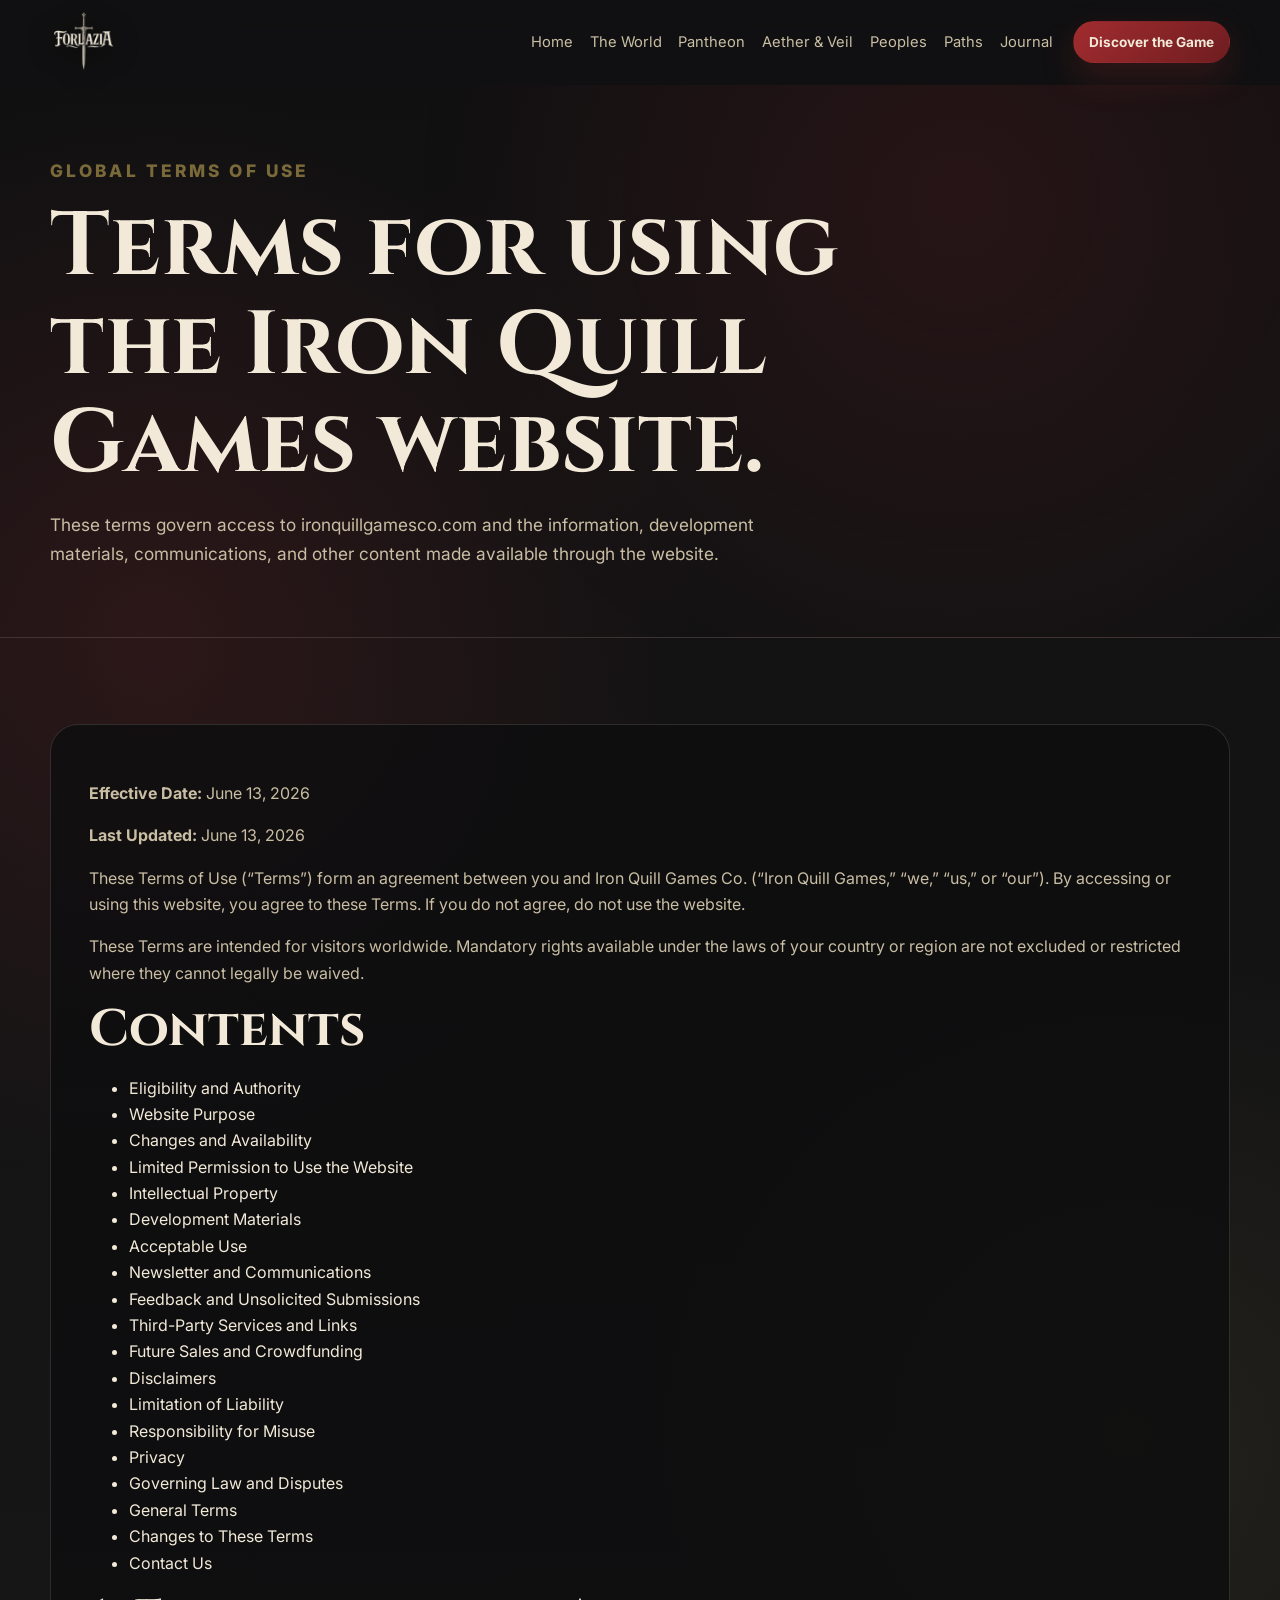
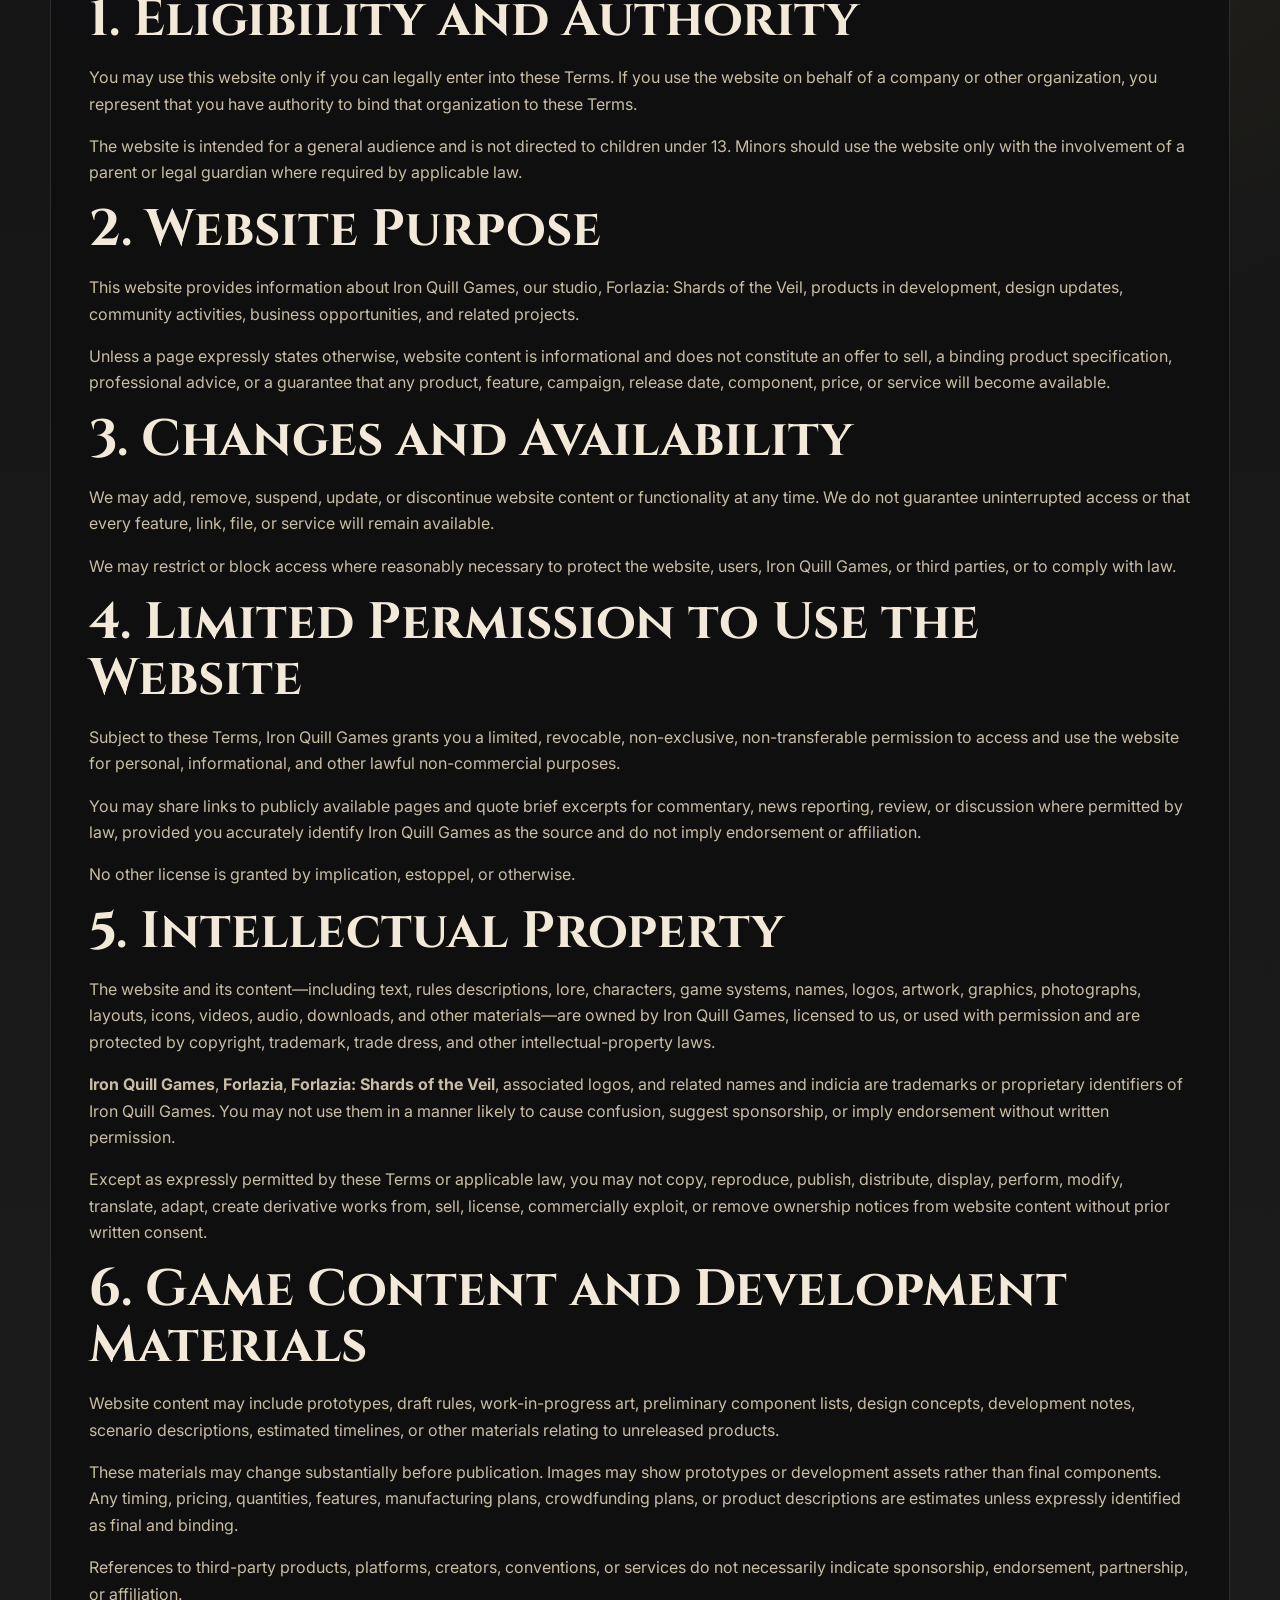
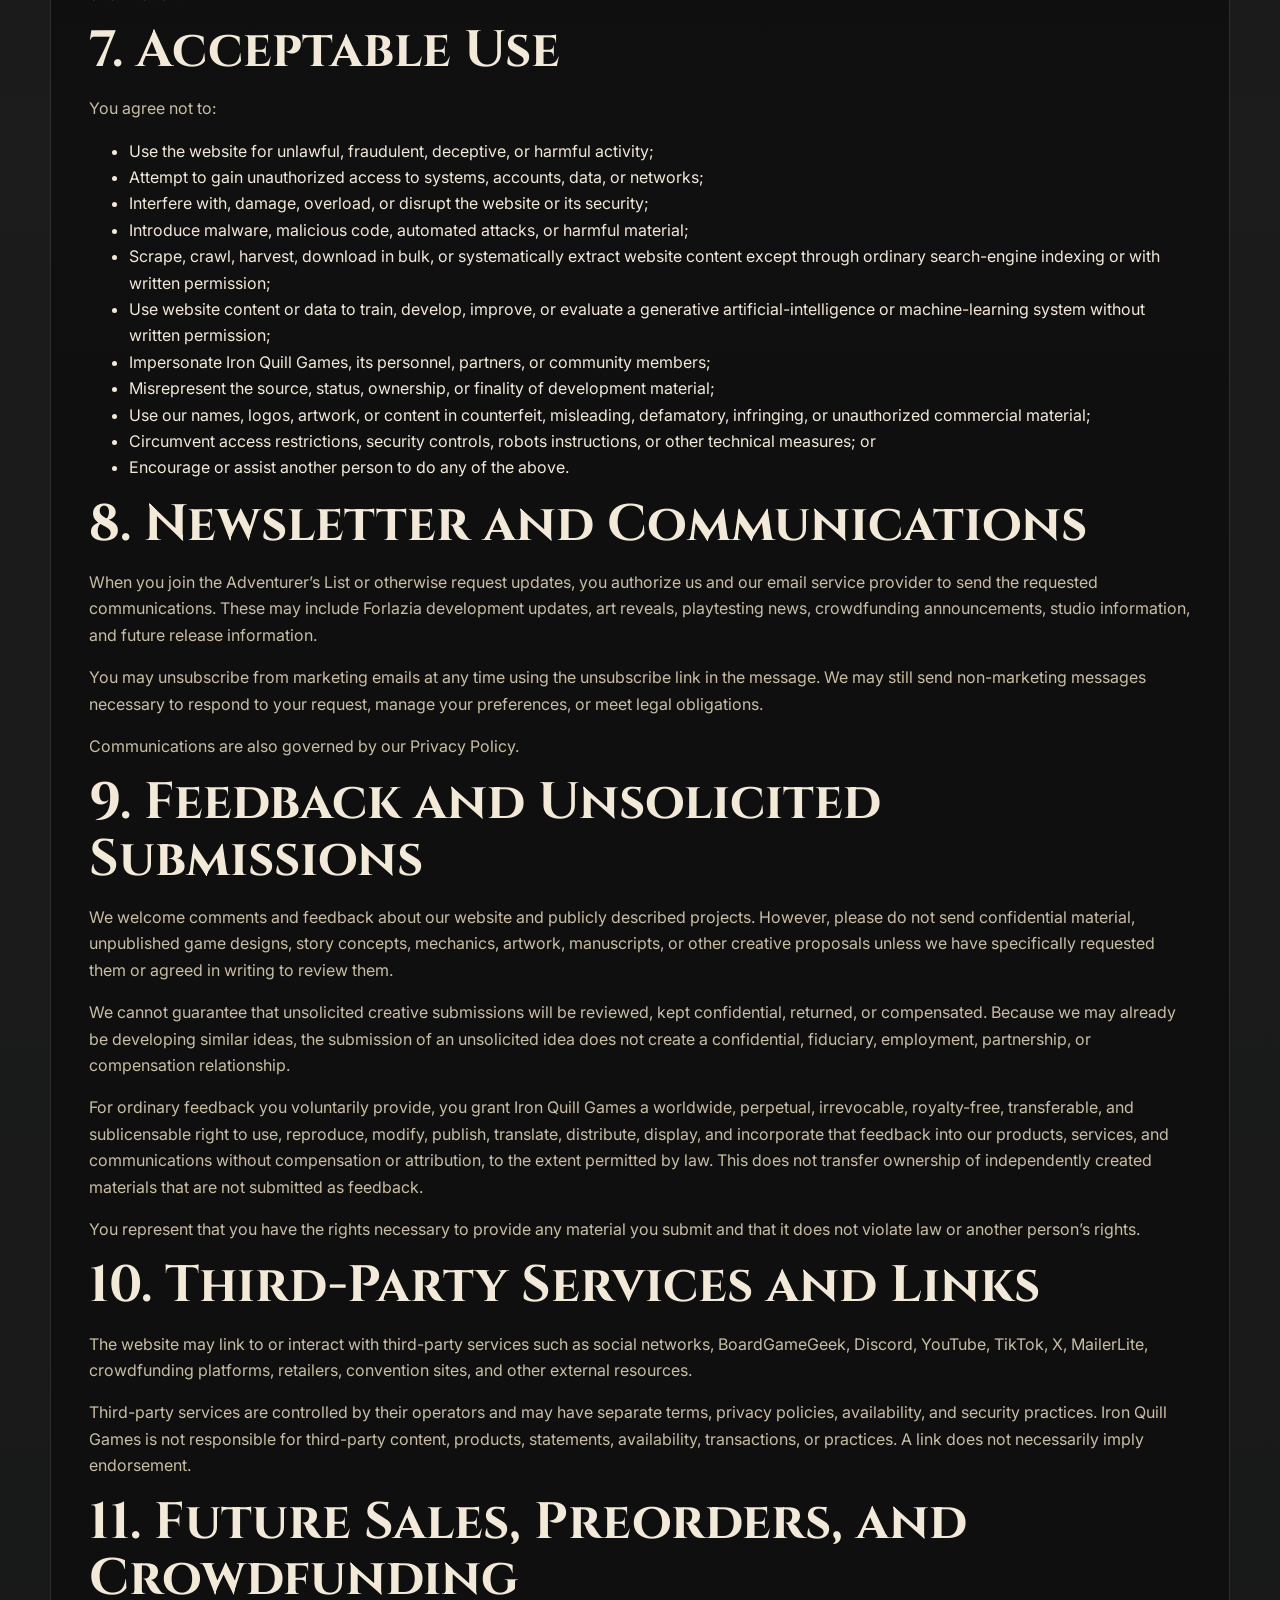
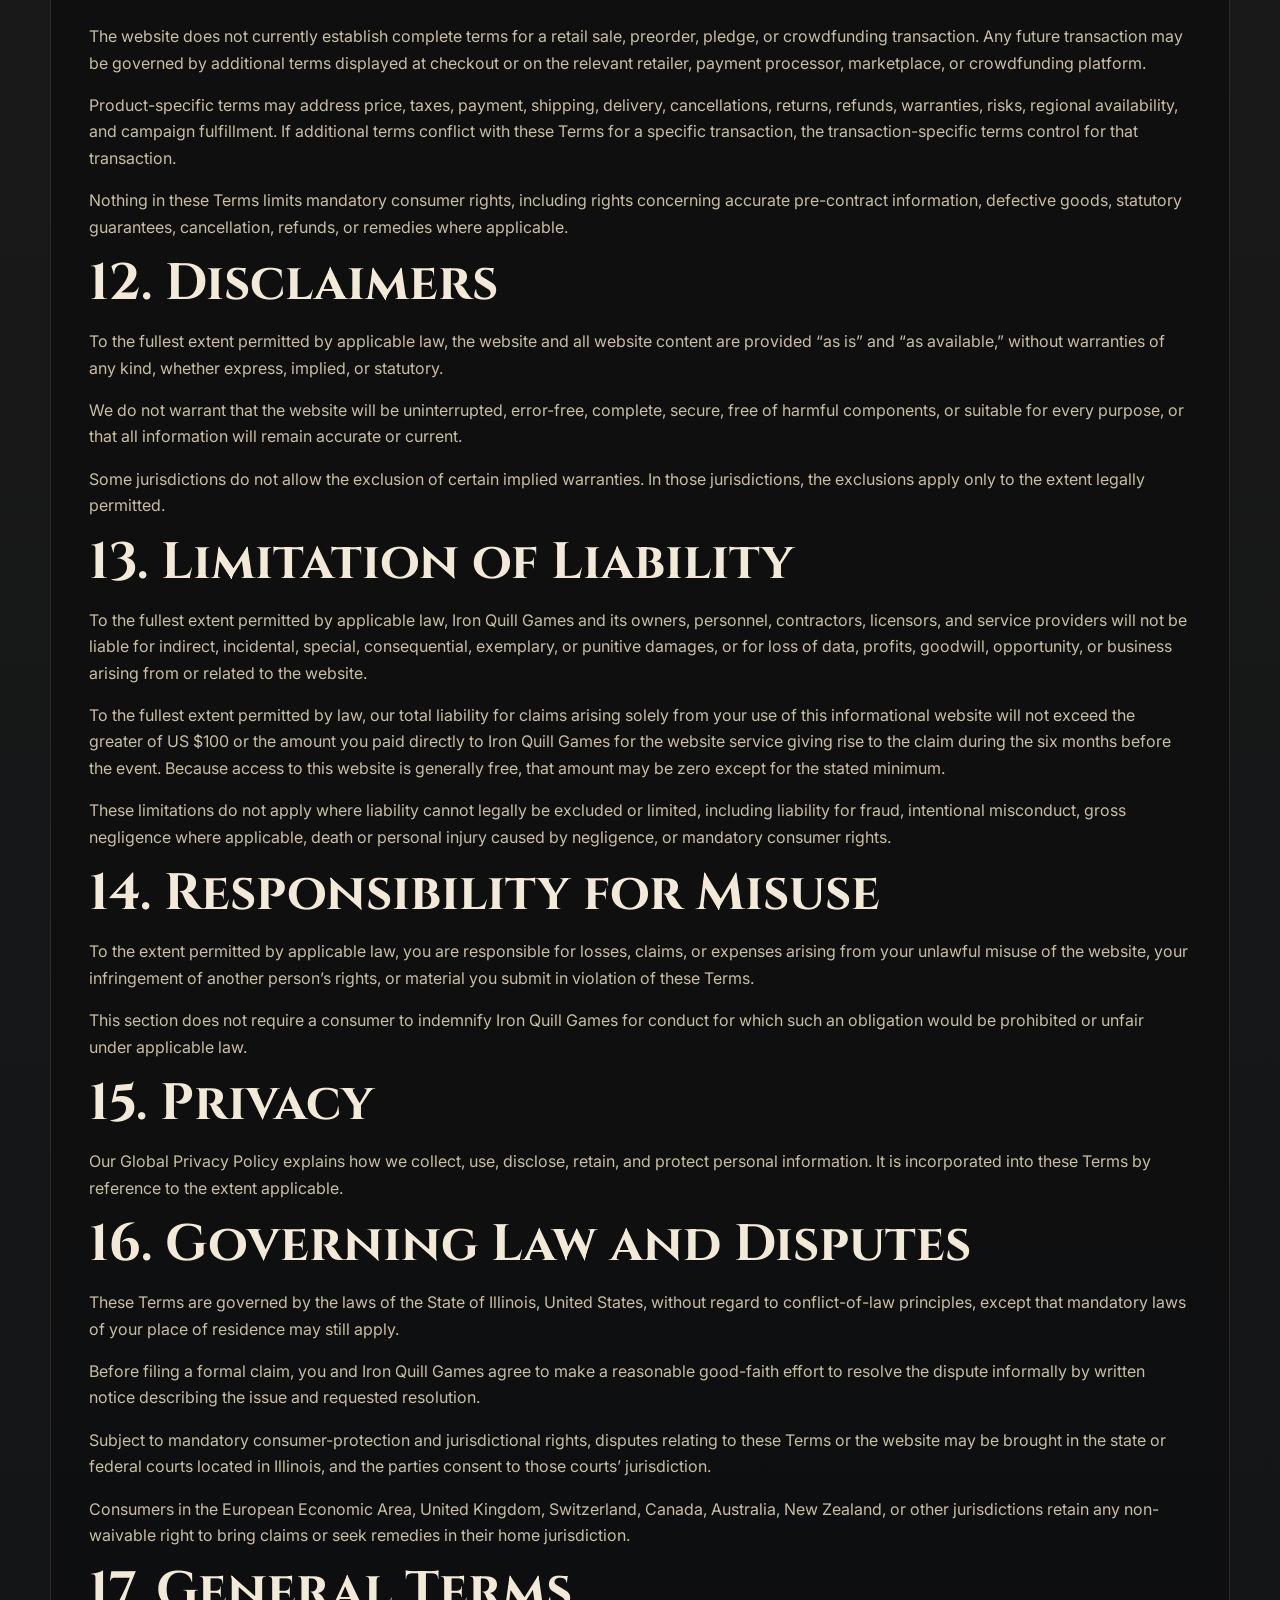
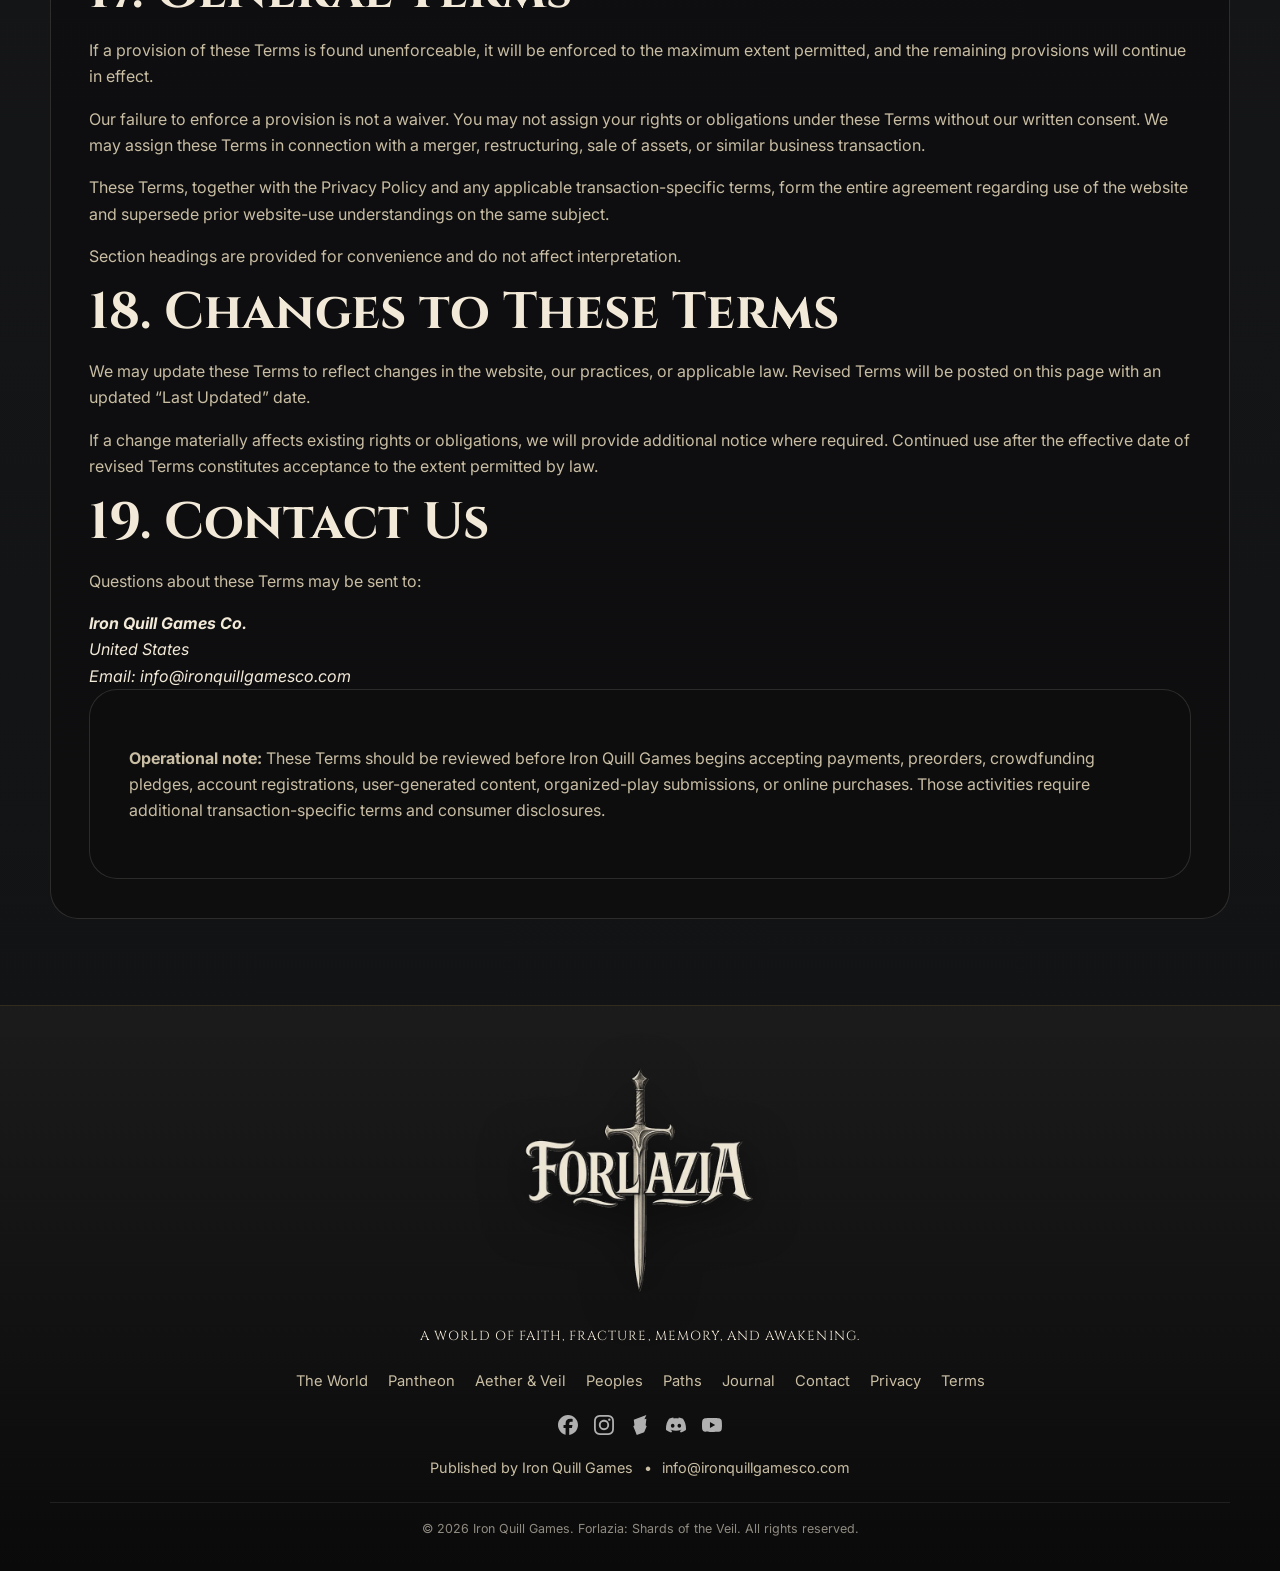
<file: terms.html>
<!DOCTYPE html>
<html lang="en">
<head>
    <meta charset="UTF-8" />
    <meta name="viewport" content="width=device-width, initial-scale=1.0" />
    <title>Global Terms of Use | Iron Quill Games</title>
    <meta name="description" content="Global Terms of Use for the Iron Quill Games website, covering acceptable use, intellectual property, development materials, communications, submissions, disclaimers, and applicable law." />
    <meta name="author" content="Iron Quill Games" />
    <meta name="robots" content="index, follow" />
    <meta property="og:title" content="Global Terms of Use | Iron Quill Games" />
    <meta property="og:description" content="Review the global Terms of Use governing the Iron Quill Games website, studio content, intellectual property, communications, and acceptable use." />
    <meta property="og:type" content="website" />
    <meta property="og:image" content="https://ironquillgamesco.com/assets/social-share.jpg" />
    <meta property="og:url" content="https://forlazia.com/terms.html" />
    <meta name="twitter:card" content="summary_large_image" />
    <link rel="canonical" href="https://forlazia.com/terms.html" />
    <link rel="icon" href="/assets/favicon.ico" />
    <link rel="shortcut icon" href="/assets/favicon.ico" />
    <link rel="preconnect" href="https://fonts.googleapis.com" />
    <link rel="preconnect" href="https://fonts.gstatic.com" crossorigin />
    <link href="https://fonts.googleapis.com/css2?family=Cinzel:wght@500;600;700&family=Inter:wght@400;500;600;700&display=swap" rel="stylesheet" />
    <link rel="stylesheet" href="css/styles.css" />
    <script type="application/ld+json">
        {
            "@context": "https://schema.org",
            "@type": "WebPage",
            "name": "Global Terms of Use | Iron Quill Games",
            "url": "https://forlazia.com/terms.html",
            "description": "Global Terms of Use governing the Iron Quill Games website, studio content, intellectual property, communications, and acceptable use.",
            "publisher": {
                "@type": "Organization",
                "name": "Iron Quill Games",
                "logo": {
                    "@type": "ImageObject",
                    "url": "https://ironquillgamesco.com/assets/iron-quill-games-logo.png"
                }
            }
        }
    </script>
</head>
  <body data-page="terms">
      <div id="header-placeholder"></div>
      <main id="main">
          <section class="page-hero">
              <div class="container reveal">
                  <p class="eyebrow">Global Terms of Use</p>
                  <h1>Terms for using the Iron Quill Games website.</h1>
                  <p>
                      These terms govern access to ironquillgamesco.com and the information,
                      development materials, communications, and other content made available
                      through the website.
                  </p>
              </div>
          </section>

          <section class="section">
              <div class="container content-panel legal-content">
                  <p><strong>Effective Date:</strong> June 13, 2026</p>
                  <p><strong>Last Updated:</strong> June 13, 2026</p>

                  <p>
                      These Terms of Use (“Terms”) form an agreement between you and Iron Quill
                      Games Co. (“Iron Quill Games,” “we,” “us,” or “our”). By accessing or using
                      this website, you agree to these Terms. If you do not agree, do not use the
                      website.
                  </p>

                  <p>
                      These Terms are intended for visitors worldwide. Mandatory rights available
                      under the laws of your country or region are not excluded or restricted where
                      they cannot legally be waived.
                  </p>

                  <nav class="legal-toc" aria-label="Terms of use contents">
                      <h2>Contents</h2>
                      <ul>
                          <li><a href="#eligibility">Eligibility and Authority</a></li>
                          <li><a href="#website-purpose">Website Purpose</a></li>
                          <li><a href="#changes-access">Changes and Availability</a></li>
                          <li><a href="#license">Limited Permission to Use the Website</a></li>
                          <li><a href="#intellectual-property">Intellectual Property</a></li>
                          <li><a href="#development-materials">Development Materials</a></li>
                          <li><a href="#acceptable-use">Acceptable Use</a></li>
                          <li><a href="#communications">Newsletter and Communications</a></li>
                          <li><a href="#submissions">Feedback and Unsolicited Submissions</a></li>
                          <li><a href="#third-parties">Third-Party Services and Links</a></li>
                          <li><a href="#future-transactions">Future Sales and Crowdfunding</a></li>
                          <li><a href="#disclaimers">Disclaimers</a></li>
                          <li><a href="#liability">Limitation of Liability</a></li>
                          <li><a href="#indemnity">Responsibility for Misuse</a></li>
                          <li><a href="#privacy">Privacy</a></li>
                          <li><a href="#governing-law">Governing Law and Disputes</a></li>
                          <li><a href="#general">General Terms</a></li>
                          <li><a href="#changes">Changes to These Terms</a></li>
                          <li><a href="#contact">Contact Us</a></li>
                      </ul>
                  </nav>

                  <h2 id="eligibility">1. Eligibility and Authority</h2>
                  <p>
                      You may use this website only if you can legally enter into these Terms. If
                      you use the website on behalf of a company or other organization, you
                      represent that you have authority to bind that organization to these Terms.
                  </p>
                  <p>
                      The website is intended for a general audience and is not directed to children
                      under 13. Minors should use the website only with the involvement of a parent
                      or legal guardian where required by applicable law.
                  </p>

                  <h2 id="website-purpose">2. Website Purpose</h2>
                  <p>
                      This website provides information about Iron Quill Games, our studio,
                      Forlazia: Shards of the Veil, products in development, design updates,
                      community activities, business opportunities, and related projects.
                  </p>
                  <p>
                      Unless a page expressly states otherwise, website content is informational
                      and does not constitute an offer to sell, a binding product specification,
                      professional advice, or a guarantee that any product, feature, campaign,
                      release date, component, price, or service will become available.
                  </p>

                  <h2 id="changes-access">3. Changes and Availability</h2>
                  <p>
                      We may add, remove, suspend, update, or discontinue website content or
                      functionality at any time. We do not guarantee uninterrupted access or that
                      every feature, link, file, or service will remain available.
                  </p>
                  <p>
                      We may restrict or block access where reasonably necessary to protect the
                      website, users, Iron Quill Games, or third parties, or to comply with law.
                  </p>

                  <h2 id="license">4. Limited Permission to Use the Website</h2>
                  <p>
                      Subject to these Terms, Iron Quill Games grants you a limited, revocable,
                      non-exclusive, non-transferable permission to access and use the website for
                      personal, informational, and other lawful non-commercial purposes.
                  </p>
                  <p>
                      You may share links to publicly available pages and quote brief excerpts for
                      commentary, news reporting, review, or discussion where permitted by law,
                      provided you accurately identify Iron Quill Games as the source and do not
                      imply endorsement or affiliation.
                  </p>
                  <p>
                      No other license is granted by implication, estoppel, or otherwise.
                  </p>

                  <h2 id="intellectual-property">5. Intellectual Property</h2>
                  <p>
                      The website and its content—including text, rules descriptions, lore,
                      characters, game systems, names, logos, artwork, graphics, photographs,
                      layouts, icons, videos, audio, downloads, and other materials—are owned by
                      Iron Quill Games, licensed to us, or used with permission and are protected
                      by copyright, trademark, trade dress, and other intellectual-property laws.
                  </p>
                  <p>
                      <strong>Iron Quill Games</strong>, <strong>Forlazia</strong>,
                      <strong>Forlazia: Shards of the Veil</strong>, associated logos, and related
                      names and indicia are trademarks or proprietary identifiers of Iron Quill
                      Games. You may not use them in a manner likely to cause confusion, suggest
                      sponsorship, or imply endorsement without written permission.
                  </p>
                  <p>
                      Except as expressly permitted by these Terms or applicable law, you may not
                      copy, reproduce, publish, distribute, display, perform, modify, translate,
                      adapt, create derivative works from, sell, license, commercially exploit, or
                      remove ownership notices from website content without prior written consent.
                  </p>

                  <h2 id="development-materials">6. Game Content and Development Materials</h2>
                  <p>
                      Website content may include prototypes, draft rules, work-in-progress art,
                      preliminary component lists, design concepts, development notes, scenario
                      descriptions, estimated timelines, or other materials relating to unreleased
                      products.
                  </p>
                  <p>
                      These materials may change substantially before publication. Images may show
                      prototypes or development assets rather than final components. Any timing,
                      pricing, quantities, features, manufacturing plans, crowdfunding plans, or
                      product descriptions are estimates unless expressly identified as final and
                      binding.
                  </p>
                  <p>
                      References to third-party products, platforms, creators, conventions, or
                      services do not necessarily indicate sponsorship, endorsement, partnership,
                      or affiliation.
                  </p>

                  <h2 id="acceptable-use">7. Acceptable Use</h2>
                  <p>You agree not to:</p>
                  <ul>
                      <li>Use the website for unlawful, fraudulent, deceptive, or harmful activity;</li>
                      <li>Attempt to gain unauthorized access to systems, accounts, data, or networks;</li>
                      <li>Interfere with, damage, overload, or disrupt the website or its security;</li>
                      <li>Introduce malware, malicious code, automated attacks, or harmful material;</li>
                      <li>
                          Scrape, crawl, harvest, download in bulk, or systematically extract website
                          content except through ordinary search-engine indexing or with written permission;
                      </li>
                      <li>
                          Use website content or data to train, develop, improve, or evaluate a generative
                          artificial-intelligence or machine-learning system without written permission;
                      </li>
                      <li>Impersonate Iron Quill Games, its personnel, partners, or community members;</li>
                      <li>Misrepresent the source, status, ownership, or finality of development material;</li>
                      <li>
                          Use our names, logos, artwork, or content in counterfeit, misleading, defamatory,
                          infringing, or unauthorized commercial material;
                      </li>
                      <li>
                          Circumvent access restrictions, security controls, robots instructions, or other
                          technical measures; or
                      </li>
                      <li>Encourage or assist another person to do any of the above.</li>
                  </ul>

                  <h2 id="communications">8. Newsletter and Communications</h2>
                  <p>
                      When you join the Adventurer’s List or otherwise request updates, you authorize
                      us and our email service provider to send the requested communications. These
                      may include Forlazia development updates, art reveals, playtesting news,
                      crowdfunding announcements, studio information, and future release information.
                  </p>
                  <p>
                      You may unsubscribe from marketing emails at any time using the unsubscribe
                      link in the message. We may still send non-marketing messages necessary to
                      respond to your request, manage your preferences, or meet legal obligations.
                  </p>
                  <p>
                      Communications are also governed by our
                      <a href="privacy.html">Privacy Policy</a>.
                  </p>

                  <h2 id="submissions">9. Feedback and Unsolicited Submissions</h2>
                  <p>
                      We welcome comments and feedback about our website and publicly described
                      projects. However, please do not send confidential material, unpublished game
                      designs, story concepts, mechanics, artwork, manuscripts, or other creative
                      proposals unless we have specifically requested them or agreed in writing to
                      review them.
                  </p>
                  <p>
                      We cannot guarantee that unsolicited creative submissions will be reviewed,
                      kept confidential, returned, or compensated. Because we may already be
                      developing similar ideas, the submission of an unsolicited idea does not
                      create a confidential, fiduciary, employment, partnership, or compensation
                      relationship.
                  </p>
                  <p>
                      For ordinary feedback you voluntarily provide, you grant Iron Quill Games a
                      worldwide, perpetual, irrevocable, royalty-free, transferable, and
                      sublicensable right to use, reproduce, modify, publish, translate, distribute,
                      display, and incorporate that feedback into our products, services, and
                      communications without compensation or attribution, to the extent permitted
                      by law. This does not transfer ownership of independently created materials
                      that are not submitted as feedback.
                  </p>
                  <p>
                      You represent that you have the rights necessary to provide any material you
                      submit and that it does not violate law or another person’s rights.
                  </p>

                  <h2 id="third-parties">10. Third-Party Services and Links</h2>
                  <p>
                      The website may link to or interact with third-party services such as social
                      networks, BoardGameGeek, Discord, YouTube, TikTok, X, MailerLite,
                      crowdfunding platforms, retailers, convention sites, and other external
                      resources.
                  </p>
                  <p>
                      Third-party services are controlled by their operators and may have separate
                      terms, privacy policies, availability, and security practices. Iron Quill
                      Games is not responsible for third-party content, products, statements,
                      availability, transactions, or practices. A link does not necessarily imply
                      endorsement.
                  </p>

                  <h2 id="future-transactions">11. Future Sales, Preorders, and Crowdfunding</h2>
                  <p>
                      The website does not currently establish complete terms for a retail sale,
                      preorder, pledge, or crowdfunding transaction. Any future transaction may be
                      governed by additional terms displayed at checkout or on the relevant
                      retailer, payment processor, marketplace, or crowdfunding platform.
                  </p>
                  <p>
                      Product-specific terms may address price, taxes, payment, shipping, delivery,
                      cancellations, returns, refunds, warranties, risks, regional availability,
                      and campaign fulfillment. If additional terms conflict with these Terms for a
                      specific transaction, the transaction-specific terms control for that
                      transaction.
                  </p>
                  <p>
                      Nothing in these Terms limits mandatory consumer rights, including rights
                      concerning accurate pre-contract information, defective goods, statutory
                      guarantees, cancellation, refunds, or remedies where applicable.
                  </p>

                  <h2 id="disclaimers">12. Disclaimers</h2>
                  <p>
                      To the fullest extent permitted by applicable law, the website and all
                      website content are provided “as is” and “as available,” without warranties
                      of any kind, whether express, implied, or statutory.
                  </p>
                  <p>
                      We do not warrant that the website will be uninterrupted, error-free,
                      complete, secure, free of harmful components, or suitable for every purpose,
                      or that all information will remain accurate or current.
                  </p>
                  <p>
                      Some jurisdictions do not allow the exclusion of certain implied warranties.
                      In those jurisdictions, the exclusions apply only to the extent legally
                      permitted.
                  </p>

                  <h2 id="liability">13. Limitation of Liability</h2>
                  <p>
                      To the fullest extent permitted by applicable law, Iron Quill Games and its
                      owners, personnel, contractors, licensors, and service providers will not be
                      liable for indirect, incidental, special, consequential, exemplary, or
                      punitive damages, or for loss of data, profits, goodwill, opportunity, or
                      business arising from or related to the website.
                  </p>
                  <p>
                      To the fullest extent permitted by law, our total liability for claims
                      arising solely from your use of this informational website will not exceed
                      the greater of US $100 or the amount you paid directly to Iron Quill Games
                      for the website service giving rise to the claim during the six months before
                      the event. Because access to this website is generally free, that amount may
                      be zero except for the stated minimum.
                  </p>
                  <p>
                      These limitations do not apply where liability cannot legally be excluded or
                      limited, including liability for fraud, intentional misconduct, gross
                      negligence where applicable, death or personal injury caused by negligence,
                      or mandatory consumer rights.
                  </p>

                  <h2 id="indemnity">14. Responsibility for Misuse</h2>
                  <p>
                      To the extent permitted by applicable law, you are responsible for losses,
                      claims, or expenses arising from your unlawful misuse of the website, your
                      infringement of another person’s rights, or material you submit in violation
                      of these Terms.
                  </p>
                  <p>
                      This section does not require a consumer to indemnify Iron Quill Games for
                      conduct for which such an obligation would be prohibited or unfair under
                      applicable law.
                  </p>

                  <h2 id="privacy">15. Privacy</h2>
                  <p>
                      Our <a href="privacy.html">Global Privacy Policy</a> explains how we collect,
                      use, disclose, retain, and protect personal information. It is incorporated
                      into these Terms by reference to the extent applicable.
                  </p>

                  <h2 id="governing-law">16. Governing Law and Disputes</h2>
                  <p>
                      These Terms are governed by the laws of the State of Illinois, United States,
                      without regard to conflict-of-law principles, except that mandatory laws of
                      your place of residence may still apply.
                  </p>
                  <p>
                      Before filing a formal claim, you and Iron Quill Games agree to make a
                      reasonable good-faith effort to resolve the dispute informally by written
                      notice describing the issue and requested resolution.
                  </p>
                  <p>
                      Subject to mandatory consumer-protection and jurisdictional rights, disputes
                      relating to these Terms or the website may be brought in the state or federal
                      courts located in Illinois, and the parties consent to those courts’
                      jurisdiction.
                  </p>
                  <p>
                      Consumers in the European Economic Area, United Kingdom, Switzerland, Canada,
                      Australia, New Zealand, or other jurisdictions retain any non-waivable right
                      to bring claims or seek remedies in their home jurisdiction.
                  </p>

                  <h2 id="general">17. General Terms</h2>
                  <p>
                      If a provision of these Terms is found unenforceable, it will be enforced to
                      the maximum extent permitted, and the remaining provisions will continue in
                      effect.
                  </p>
                  <p>
                      Our failure to enforce a provision is not a waiver. You may not assign your
                      rights or obligations under these Terms without our written consent. We may
                      assign these Terms in connection with a merger, restructuring, sale of
                      assets, or similar business transaction.
                  </p>
                  <p>
                      These Terms, together with the Privacy Policy and any applicable
                      transaction-specific terms, form the entire agreement regarding use of the
                      website and supersede prior website-use understandings on the same subject.
                  </p>
                  <p>
                      Section headings are provided for convenience and do not affect interpretation.
                  </p>

                  <h2 id="changes">18. Changes to These Terms</h2>
                  <p>
                      We may update these Terms to reflect changes in the website, our practices,
                      or applicable law. Revised Terms will be posted on this page with an updated
                      “Last Updated” date.
                  </p>
                  <p>
                      If a change materially affects existing rights or obligations, we will
                      provide additional notice where required. Continued use after the effective
                      date of revised Terms constitutes acceptance to the extent permitted by law.
                  </p>

                  <h2 id="contact">19. Contact Us</h2>
                  <p>Questions about these Terms may be sent to:</p>
                  <address>
                      <strong>Iron Quill Games Co.</strong><br />
                      United States<br />
                      Email:
                      <a href="mailto:info@ironquillgamesco.com">info@ironquillgamesco.com</a>
                  </address>

                  <div class="content-panel legal-note">
                      <p>
                          <strong>Operational note:</strong> These Terms should be reviewed before
                          Iron Quill Games begins accepting payments, preorders, crowdfunding
                          pledges, account registrations, user-generated content, organized-play
                          submissions, or online purchases. Those activities require additional
                          transaction-specific terms and consumer disclosures.
                      </p>
                  </div>
              </div>
          </section>
      </main>
        <div id="footer-placeholder"></div>
    <script src="js/includes.js"></script>
      <script src="js/main.js"></script>
  </body>
</html>
</file>
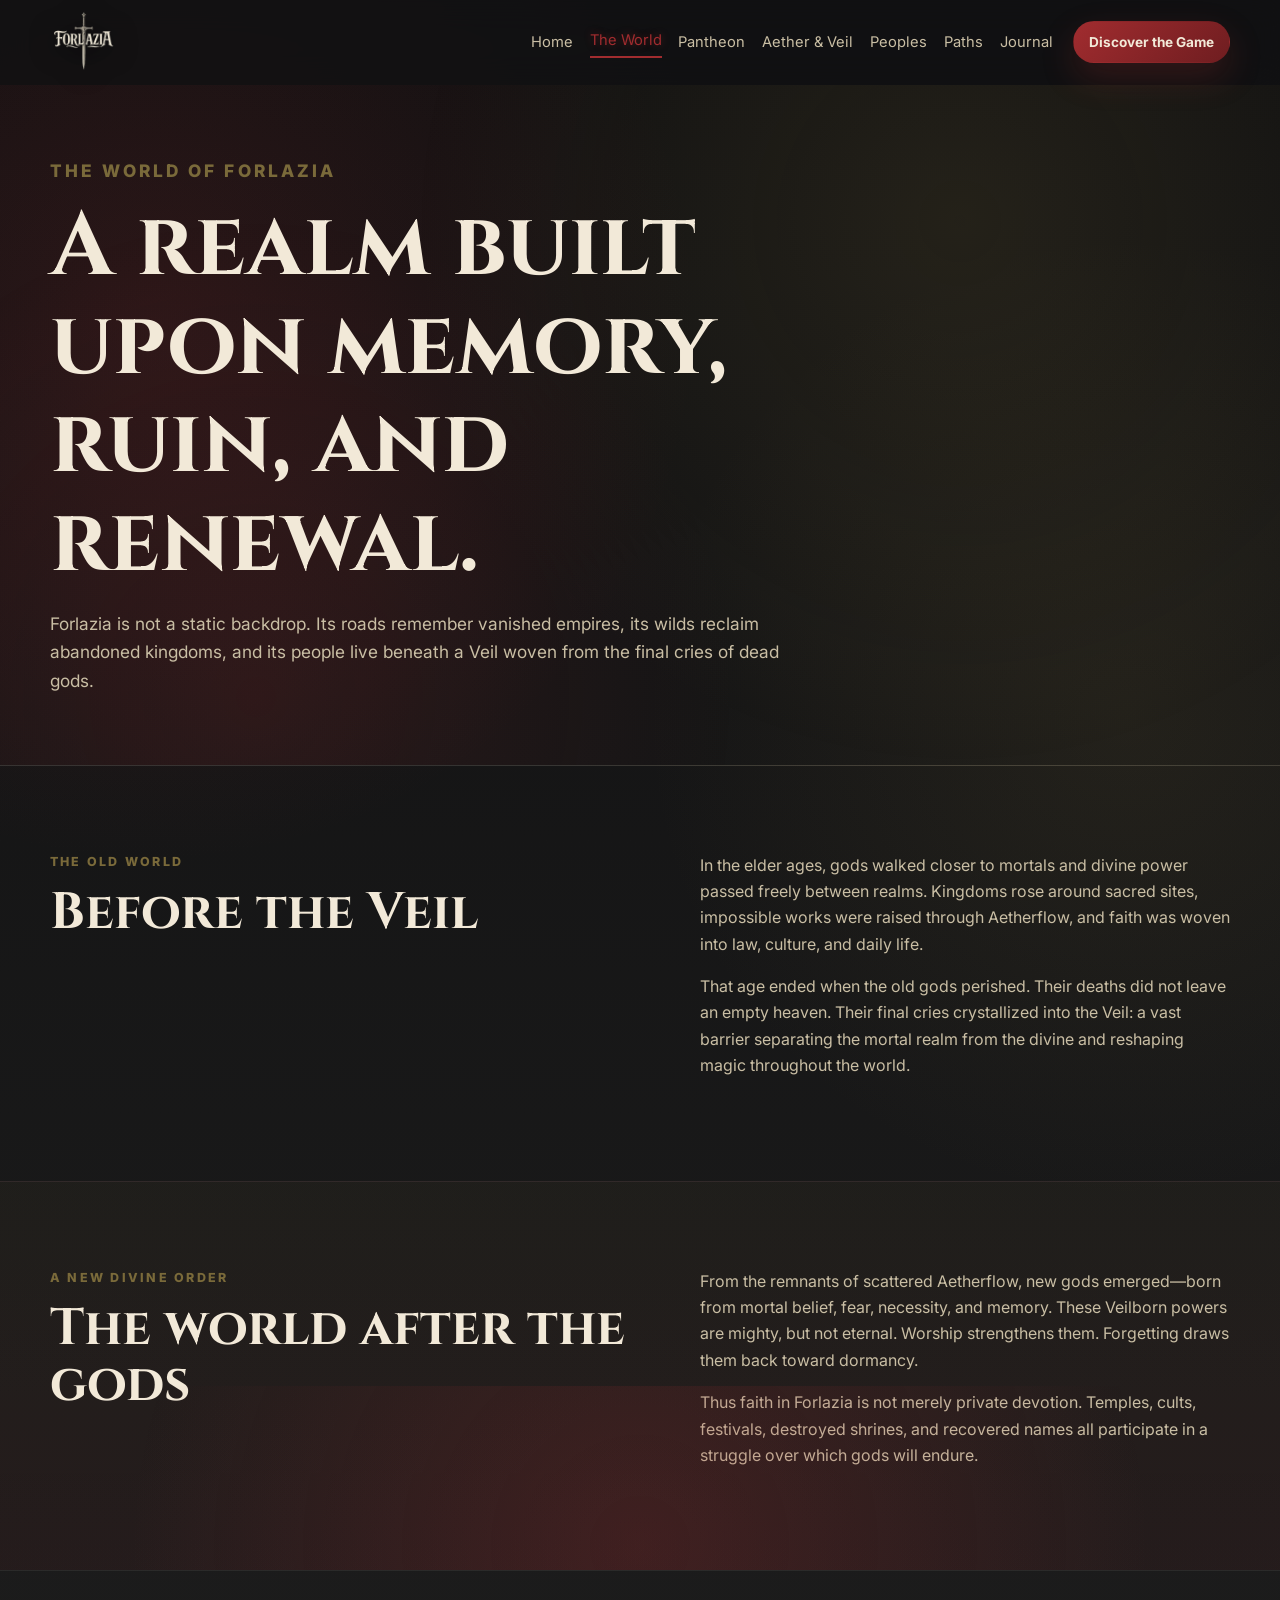
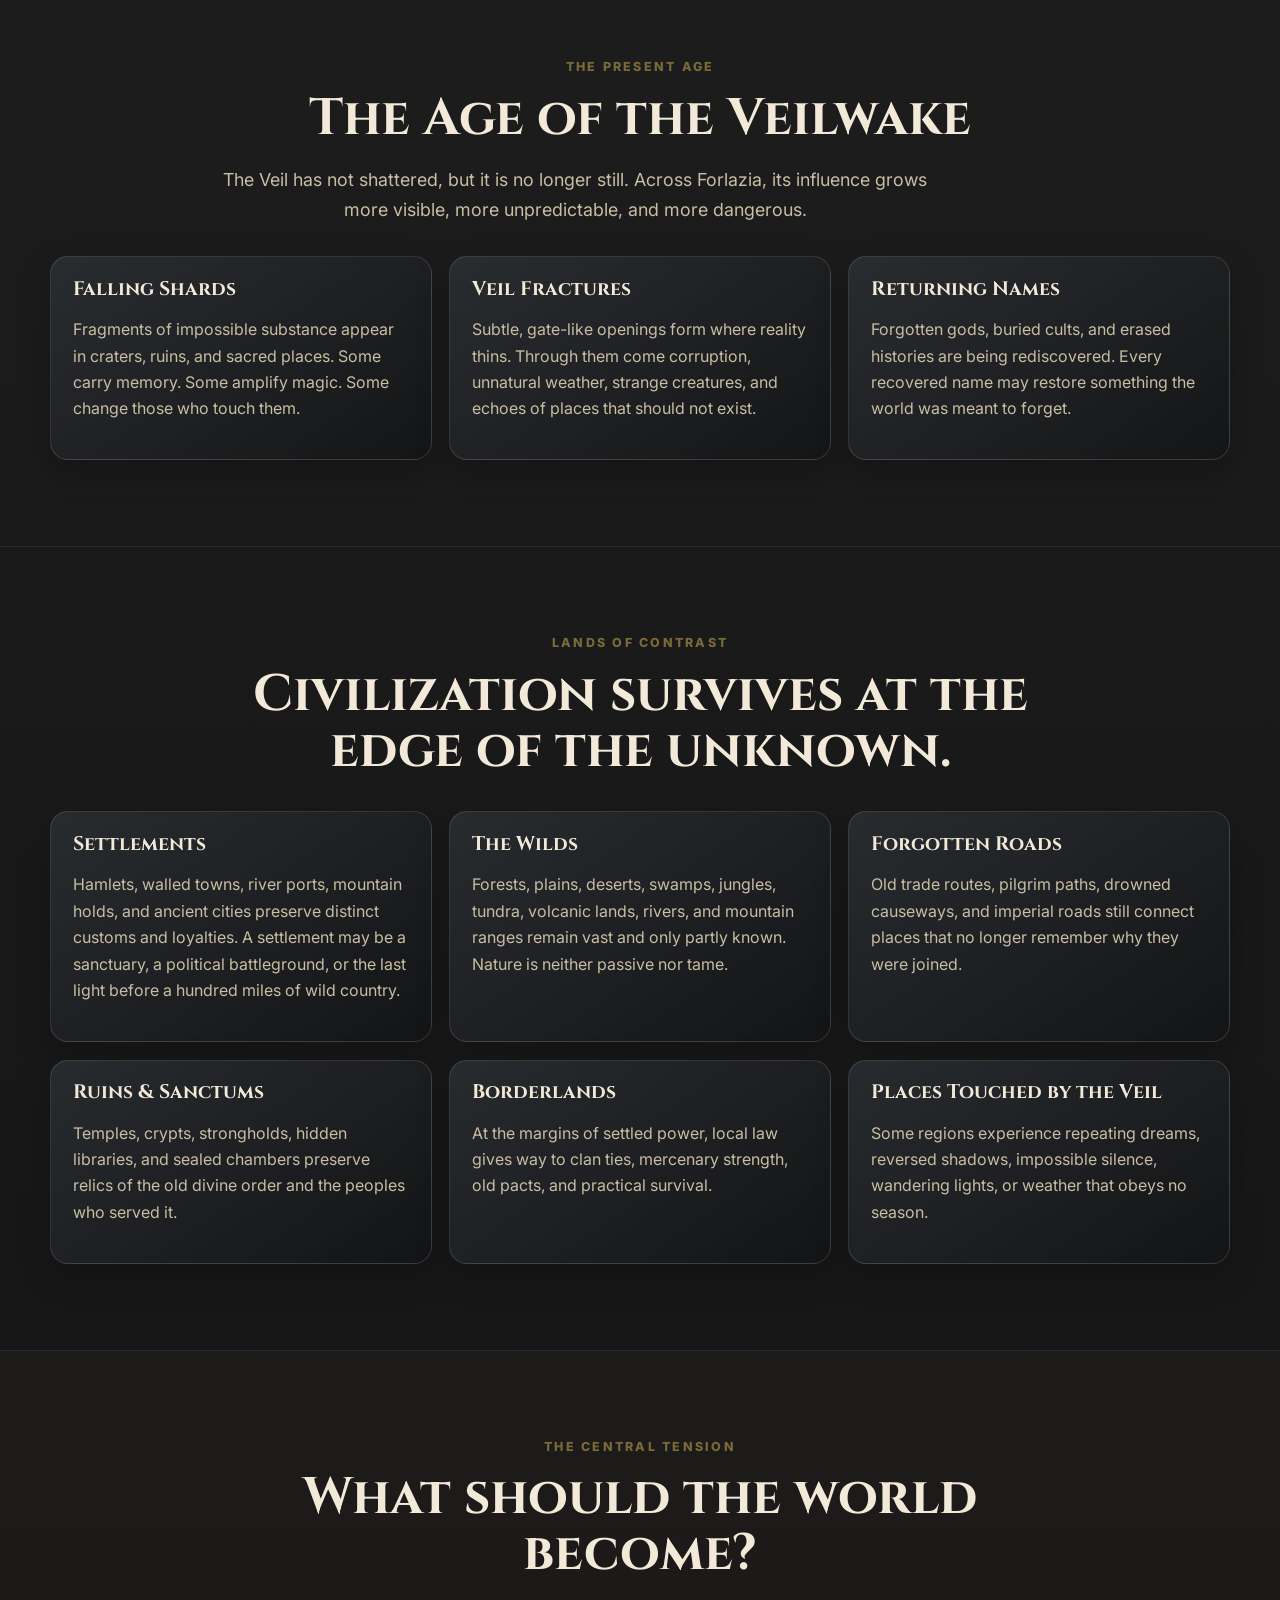
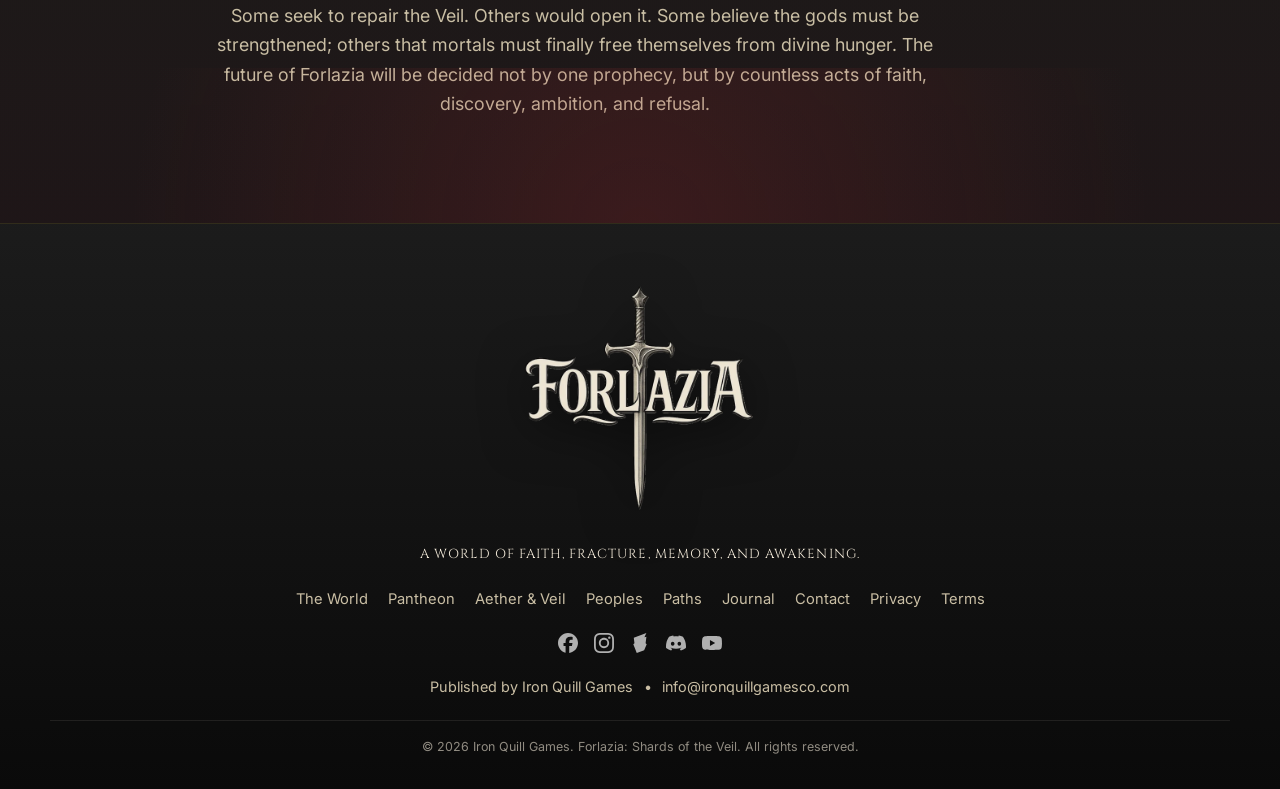
<file: world.html>
<!DOCTYPE html><html lang="en"><head><meta charset="UTF-8"><meta name="viewport" content="width=device-width,initial-scale=1"><title>The World of Forlazia | Ages, Lands & the Veilwake</title><meta name="description" content="Explore the history, lands, ruins, settlements, and present Age of the Veilwake in Forlazia."><link rel="canonical" href="https://forlazia.com/world.html"><link rel="icon" type="image/png" href="assets/forlazia-favicon.png"><link rel="preconnect" href="https://fonts.googleapis.com"><link rel="preconnect" href="https://fonts.gstatic.com" crossorigin><link href="https://fonts.googleapis.com/css2?family=Cinzel:wght@500;600;700&family=Inter:wght@400;500;600;700&display=swap" rel="stylesheet"><link rel="stylesheet" href="css/styles.css"></head><body data-page="world"><div id="header-placeholder"></div><main id="main"><section class="page-hero world-hero"><div class="container reveal"><p class="eyebrow">The World of Forlazia</p><h1>A realm built upon memory, ruin, and renewal.</h1><p>Forlazia is not a static backdrop. Its roads remember vanished empires, its wilds reclaim abandoned kingdoms, and its people live beneath a Veil woven from the final cries of dead gods.</p></div></section>
<section class="section"><div class="container two-column"><div class="section-intro reveal"><p class="eyebrow">The Old World</p><h2>Before the Veil</h2></div><div class="copy-block reveal"><p>In the elder ages, gods walked closer to mortals and divine power passed freely between realms. Kingdoms rose around sacred sites, impossible works were raised through Aetherflow, and faith was woven into law, culture, and daily life.</p><p>That age ended when the old gods perished. Their deaths did not leave an empty heaven. Their final cries crystallized into the Veil: a vast barrier separating the mortal realm from the divine and reshaping magic throughout the world.</p></div></div></section>
<section class="section featured-game"><div class="container two-column"><div class="section-intro reveal"><p class="eyebrow">A New Divine Order</p><h2>The world after the gods</h2></div><div class="copy-block reveal"><p>From the remnants of scattered Aetherflow, new gods emerged—born from mortal belief, fear, necessity, and memory. These Veilborn powers are mighty, but not eternal. Worship strengthens them. Forgetting draws them back toward dormancy.</p><p>Thus faith in Forlazia is not merely private devotion. Temples, cults, festivals, destroyed shrines, and recovered names all participate in a struggle over which gods will endure.</p></div></div></section>
<section class="section" id="veilwake"><div class="container centered reveal"><p class="eyebrow">The Present Age</p><h2>The Age of the Veilwake</h2><p class="lead">The Veil has not shattered, but it is no longer still. Across Forlazia, its influence grows more visible, more unpredictable, and more dangerous.</p></div><div class="container card-grid three-columns"><article class="feature-card reveal"><h3>Falling Shards</h3><p>Fragments of impossible substance appear in craters, ruins, and sacred places. Some carry memory. Some amplify magic. Some change those who touch them.</p></article><article class="feature-card reveal"><h3>Veil Fractures</h3><p>Subtle, gate-like openings form where reality thins. Through them come corruption, unnatural weather, strange creatures, and echoes of places that should not exist.</p></article><article class="feature-card reveal"><h3>Returning Names</h3><p>Forgotten gods, buried cults, and erased histories are being rediscovered. Every recovered name may restore something the world was meant to forget.</p></article></div></section>
<section class="section"><div class="container centered reveal"><p class="eyebrow">Lands of Contrast</p><h2>Civilization survives at the edge of the unknown.</h2></div><div class="container card-grid three-columns"><article class="feature-card reveal"><h3>Settlements</h3><p>Hamlets, walled towns, river ports, mountain holds, and ancient cities preserve distinct customs and loyalties. A settlement may be a sanctuary, a political battleground, or the last light before a hundred miles of wild country.</p></article><article class="feature-card reveal"><h3>The Wilds</h3><p>Forests, plains, deserts, swamps, jungles, tundra, volcanic lands, rivers, and mountain ranges remain vast and only partly known. Nature is neither passive nor tame.</p></article><article class="feature-card reveal"><h3>Forgotten Roads</h3><p>Old trade routes, pilgrim paths, drowned causeways, and imperial roads still connect places that no longer remember why they were joined.</p></article><article class="feature-card reveal"><h3>Ruins &amp; Sanctums</h3><p>Temples, crypts, strongholds, hidden libraries, and sealed chambers preserve relics of the old divine order and the peoples who served it.</p></article><article class="feature-card reveal"><h3>Borderlands</h3><p>At the margins of settled power, local law gives way to clan ties, mercenary strength, old pacts, and practical survival.</p></article><article class="feature-card reveal"><h3>Places Touched by the Veil</h3><p>Some regions experience repeating dreams, reversed shadows, impossible silence, wandering lights, or weather that obeys no season.</p></article></div></section>
<section class="section featured-game"><div class="container centered reveal"><p class="eyebrow">The Central Tension</p><h2>What should the world become?</h2><p class="lead">Some seek to repair the Veil. Others would open it. Some believe the gods must be strengthened; others that mortals must finally free themselves from divine hunger. The future of Forlazia will be decided not by one prophecy, but by countless acts of faith, discovery, ambition, and refusal.</p></div></section></main><div id="footer-placeholder"></div><script src="js/includes.js"></script><script src="js/main.js"></script></body></html>
</file>
<file: css/styles.css>
:root {
  --color-black: #1C1C1C;
  --color-red: #A12C2F;
  --color-bone: #F2E9D8;
  --color-bronze: #7A6A3A;
  --color-iron: #34393F;
  --color-muted: #c9bea4;
  --color-panel: rgba(52, 57, 63, 0.58);
  --color-panel-deep: rgba(14, 14, 15, 0.82);
  --border: rgba(242, 233, 216, 0.14);
  --shadow: 0 24px 80px rgba(0, 0, 0, 0.45);
  --radius-lg: 28px;
  --radius-md: 18px;
  --radius-sm: 12px;
  --container: 1180px;
  --font-heading: 'Cinzel', Georgia, serif;
  --font-body: 'Inter', system-ui, sans-serif;
}

* { box-sizing: border-box; }
html { scroll-behavior: smooth; }
body {
  margin: 0;
  font-family: var(--font-body);
  color: var(--color-bone);
  background:
    radial-gradient(circle at 12% 8%, rgba(161, 44, 47, 0.18), transparent 34rem),
    radial-gradient(circle at 88% 18%, rgba(122, 106, 58, 0.14), transparent 30rem),
    linear-gradient(180deg, #101011 0%, var(--color-black) 42%, #111214 100%);
  line-height: 1.65;
}
body::before {
  content: "";
  position: fixed;
  inset: 0;
  pointer-events: none;
  opacity: 0.18;
  background-image: linear-gradient(rgba(255,255,255,.025) 1px, transparent 1px), linear-gradient(90deg, rgba(255,255,255,.02) 1px, transparent 1px);
  background-size: 42px 42px;
  z-index: -1;
}
img { max-width: 100%; display: block; }
a { color: inherit; text-decoration: none; }
.container { width: min(calc(100% - 32px), var(--container)); margin-inline: auto; }
.skip-link, .sr-only { position: absolute; left: -9999px; }
.skip-link { position:absolute; left:-9999px; top:auto; width:1px; height:1px; overflow:hidden; z-index:9999; }
.skip-link:focus { left:1rem; top:1rem; width:auto; height:auto; padding:.85rem 1.1rem; background:rgba(28,28,28,.98); color:var(--color-bone); border:1px solid rgba(161,44,47,.45); border-radius:10px; text-decoration:none; box-shadow:0 0 18px rgba(161,44,47,.22); }

.site-header {
  position: sticky;
  top: 0;
  z-index: 100;
  background: rgba(18, 18, 19, 0.82);
  backdrop-filter: blur(16px);
  border-bottom: 1px solid transparent;
  transition: border-color .25s ease, box-shadow .25s ease;
}
.site-header.is-scrolled { border-color: var(--border); box-shadow: 0 10px 35px rgba(0,0,0,.35); }
.nav-wrap { display:flex; align-items:center; gap:1.25rem; min-height:84px; flex-wrap:nowrap; }
.brand { display:flex; align-items:center; gap:.8rem; flex:0 0 auto; font-family:var(--font-heading); font-weight:700; letter-spacing:.06em; text-transform:uppercase; white-space:nowrap; }
.brand img { width: 54px; height: 54px; object-fit: contain; }

.primary-nav { margin-left:auto; display:flex; align-items:center; gap:1.05rem; flex:0 1 auto; font-size:.92rem; color:var(--color-muted); white-space:nowrap; }
.primary-nav a { position:relative; display:inline-flex; align-items:center; color:var(--color-muted); text-decoration:none; white-space:nowrap; transition:color .3s ease, transform .3s ease, filter .3s ease, text-shadow .3s ease; }
.primary-nav a::after { content:""; position:absolute; left:0; right:0; bottom:-.35rem; height:2px; background:transparent; transform:scaleX(0); transform-origin:center; transition:transform .3s ease, background .3s ease; }
.primary-nav a:hover { color:var(--color-bone); transform:translateY(-2px); filter:brightness(0) saturate(100%) invert(24%) sepia(29%) saturate(2698%) hue-rotate(337deg) brightness(96%) contrast(90%); text-shadow:0 0 6px rgba(161,44,47,0.35); }
.primary-nav a:hover::after { background:rgba(161,44,47,.65); transform:scaleX(1); }
.primary-nav a[aria-current="page"] { color:var(--color-red); transform:translateY(-2px); filter:none; text-shadow:0 0 8px rgba(161,44,47,0.45); }
.primary-nav a[aria-current="page"]::after { background:var(--color-red); transform:scaleX(1); }
.nav-actions { display:flex; align-items:center; gap:.9rem; flex:0 0 auto; white-space:nowrap; }
.nav-toggle { display: none; background: transparent; border: 1px solid var(--border); border-radius: 10px; padding: .5rem; }
.nav-toggle span:not(.sr-only) { display:block; width: 22px; height:2px; background: var(--color-bone); margin:4px 0; }
.nav-dropdown { list-style:none; position:relative; display:inline-flex; align-items:center; white-space:nowrap; }
.submenu {position: absolute; top: 100%; left: 0; min-width: 180px; padding: 0.5rem; margin: 0; list-style: none; background: rgba(28, 28, 28, 0.96); border: 1px solid rgba(122, 106, 58, 0.45); border-radius: 14px; box-shadow: 0 18px 40px rgba(0, 0, 0, 0.45); opacity: 0; visibility: hidden; transform: translateY(8px); transition: opacity 0.25s ease, transform 0.25s ease, visibility 0.25s ease; z-index: 1000;}
.submenu a {display: block; padding: 0.75rem 0.9rem; color: var(--color-bone); text-decoration: none; border-radius: 10px;}
.submenu a:hover,
.submenu a:focus {background: rgba(161, 44, 47, 0.18); color: #fff;}
.nav-dropdown:hover .submenu,
.nav-dropdown:focus-within .submenu {opacity: 1; visibility: visible; transform: translateY(0);}

.social-icons { display:flex; align-items:center; gap:1rem; }
.social-icons a { width:20px; height:20px; opacity:0.75; transition:opacity 0.3s ease, transform 0.3s ease, filter 0.3s ease; }
.social-icons a:hover { opacity:1; transform:translateY(-2px); filter:drop-shadow(0 0 6px rgba(161,44,47,0.4)); }
.social-icons img { width:100%; height:100%; object-fit:contain; display:block; filter:brightness(0) invert(0.9); transition:filter 0.3s ease, transform 0.3s ease; }
.social-icons a:hover img { filter:brightness(0) saturate(100%) invert(24%) sepia(29%) saturate(2698%) hue-rotate(337deg) brightness(96%) contrast(90%); }

.btn { display: inline-flex; justify-content: center; align-items: center; min-height: 48px; padding: .85rem 1.2rem; border-radius: 999px; border: 1px solid transparent; font-weight: 700; transition: transform .2s ease, box-shadow .2s ease, border-color .2s ease; cursor: pointer; }
.btn:hover { transform: translateY(-2px); }
.btn-primary { background: linear-gradient(135deg, var(--color-red), #6f1d20); color: var(--color-bone); box-shadow: 0 14px 34px rgba(161,44,47,.24); }
.btn-secondary { border-color: rgba(242,233,216,.28); background: rgba(242,233,216,.045); color: var(--color-bone); }
.btn-small { min-height: 40px; padding: .55rem .95rem; font-size: .85rem; }
.text-link { color: var(--color-bone); border-bottom: 1px solid var(--color-red); }
.button-row { display: flex; gap: .9rem; flex-wrap: wrap; margin-top: 2rem; }

.hero { position: relative; overflow: hidden; padding: 84px 0 72px; border-bottom: 1px solid var(--border); }
.hero::after, .featured-game::before, .newsletter-band::before {
  content:""; position:absolute; inset:auto -10% -35% -10%; height: 320px; background: radial-gradient(circle, rgba(161,44,47,.22), transparent 65%); pointer-events:none;
}
.hero-grid, .game-grid, .two-column, .newsletter-grid { display: grid; grid-template-columns: 1.05fr .95fr; gap: 4rem; align-items: center; }
.two-column { align-items:stretch; }
.contact-panel { height:100%; }
.eyebrow { color: var(--color-bronze); text-transform: uppercase; letter-spacing: .18em; font-size: .78rem; font-weight: 800; margin: 0 0 .8rem; }
h1, h2, h3 { font-family: var(--font-heading); line-height: 1.1; margin: 0; }
h1 { font-size: clamp(2.6rem, 7vw, 5.6rem); max-width: 850px; }
h2 { font-size: clamp(2rem, 4vw, 3.45rem); }
h3 { font-size: 1.22rem; }
p { color: var(--color-muted); }
.hero-text, .lead { font-size: 1.12rem; max-width: 720px; }
.hero-art, .game-art { min-height: 420px; display:grid; place-items:center; }
.artifact-frame, .box-art-panel { position: relative; width: min(420px, 100%); aspect-ratio: 1; border-radius: var(--radius-lg); border: 1px solid rgba(242,233,216,.18); background: linear-gradient(145deg, rgba(52,57,63,.76), rgba(18,18,19,.94)); box-shadow: var(--shadow), inset 0 0 80px rgba(161,44,47,.12); display:grid; place-items:center; overflow:hidden; }
.artifact-frame img { width: 64%; filter: drop-shadow(0 22px 34px rgba(0,0,0,.55)); z-index: 2; }
.rune-ring { position:absolute; width:78%; aspect-ratio:1; border: 1px solid rgba(122,106,58,.45); border-radius:50%; animation: slowSpin 38s linear infinite; }
.rune-ring::before, .rune-ring::after { content:""; position:absolute; inset: 8%; border-radius:50%; border: 1px dashed rgba(242,233,216,.18); }
@keyframes slowSpin { to { transform: rotate(360deg); } }

.section { padding: 86px 0; position: relative; }
.section + .section { border-top: 1px solid rgba(242,233,216,.07); }
.section-intro { max-width: 620px; }
.copy-block p:first-child { margin-top: 0; }
.card-grid { display:grid; gap: 1.1rem; margin-top: 2rem; }
.four-columns { grid-template-columns: repeat(4, 1fr); }
.three-columns { grid-template-columns: repeat(3, 1fr); }
.feature-card, .news-card, .contact-panel {
  background: linear-gradient(145deg, rgba(52,57,63,.58), rgba(19,20,22,.78));
  border: 1px solid var(--border);
  border-radius: var(--radius-md);
  padding: 1.35rem;
  box-shadow: 0 12px 34px rgba(0,0,0,.22);
  transition: transform .2s ease, border-color .2s ease, box-shadow .2s ease;
}
.feature-card:hover, .news-card:hover { transform: translateY(-4px); border-color: rgba(161,44,47,.52); box-shadow: 0 20px 52px rgba(0,0,0,.34); }
.featured-game { background: linear-gradient(180deg, rgba(122,106,58,.07), rgba(161,44,47,.08)); overflow:hidden; }
.box-art-panel {aspect-ratio: 1 / 1; width: 100%; max-width: 520px; padding: 1rem; background: rgba(255,255,255,0.03); border: 1px solid rgba(122,106,58,0.35); border-radius: 18px; box-shadow: 0 0 30px rgba(0,0,0,0.45), 0 0 12px rgba(161,44,47,0.15); overflow: hidden; display: flex; align-items: center; justify-content: center;}
.mini-grid { display:grid; grid-template-columns: repeat(2,1fr); gap: .85rem; margin-top: 1.5rem; }
.mini-grid div { border: 1px solid rgba(242,233,216,.12); border-radius: var(--radius-sm); padding: 1rem; background: rgba(0,0,0,.16); }
.mini-grid strong { display:block; color: var(--color-bone); }
.mini-grid span { display:block; color: var(--color-muted); font-size: .93rem; margin-top: .3rem; }
.centered { text-align:center; max-width: 850px; }
.section-heading-row { display:flex; justify-content:space-between; gap:1rem; align-items:end; }
.news-card .date { color: var(--color-bronze); text-transform: uppercase; letter-spacing: .12em; font-size: .78rem; font-weight: 800; }

.newsletter-band { position: relative; padding: 72px 0; background: linear-gradient(135deg, rgba(161,44,47,.22), rgba(52,57,63,.62)); border-block: 1px solid var(--border); overflow:hidden; }
.signup-form label { display:block; font-weight:700; margin-bottom:.55rem; }
.form-inline { display:flex; gap:.65rem; }
input, textarea, select { width:100%; min-height: 48px; background: rgba(0,0,0,.28); color: var(--color-bone); border: 1px solid rgba(242,233,216,.18); border-radius: var(--radius-sm); padding: .8rem 1rem; font: inherit; }
textarea { min-height: 150px; resize: vertical; }
input:focus, textarea:focus, button:focus-visible, a:focus-visible { outline: 2px solid var(--color-red); outline-offset: 3px; }
.signup-form small { color: var(--color-muted); display:block; margin-top:.55rem; }
.contact-list { list-style:none; padding:0; margin:1.5rem 0; }
.contact-list li { display:flex; justify-content:space-between; gap:1rem; padding:.75rem 0; border-bottom:1px solid rgba(242,233,216,.1); }
.contact-list span { color: var(--color-bronze); font-weight:800; }

.mailerlite-form { margin-top:1.5rem; }
.mailerlite-form input[type="email"], .mailerlite-form input[type="text"] { width:100%; min-height:48px; padding:.85rem 1rem; background:rgba(28,28,28,.72); color:var(--color-bone); border:1px solid rgba(122,106,58,.4); border-radius:12px; }
.mailerlite-form button, .mailerlite-form input[type="submit"] { min-height:48px; padding:.85rem 1.25rem; background:var(--color-red); color:var(--color-bone); border:1px solid rgba(242,233,216,.14); border-radius:12px; cursor:pointer; transition:transform .3s ease, box-shadow .3s ease; }
.mailerlite-form button:hover, .mailerlite-form input[type="submit"]:hover { transform:translateY(-2px); box-shadow:0 0 18px rgba(161,44,47,.35); }

.form-honeypot { position:absolute; left:-9999px; opacity:0; pointer-events:none; }

.site-footer { background:linear-gradient(180deg, rgba(28,28,28,0.98), rgba(10,10,10,1)); border-top:1px solid rgba(122,106,58,0.35); padding:3rem 0 2rem; color:var(--color-muted); }
.footer-inner { display:flex; flex-direction:column; align-items:center; text-align:center; gap:1.35rem; }
.footer-brand { display:flex; flex-direction:column; align-items:center; gap:.75rem; }
.footer-logo-link { display:inline-flex; align-items:center; justify-content:center; }
.footer-logo { max-width:150px; height:auto; display:block; filter:drop-shadow(0 0 12px rgba(161,44,47,0.16)); }
.footer-tagline { margin:0; color:var(--color-bone); font-family:var(--font-heading); letter-spacing:.08em; text-transform:uppercase; font-size:.82rem; }
.footer-nav { display:flex; flex-direction:row; flex-wrap:wrap; justify-content:center; align-items:center; gap:1.25rem; }
.footer-nav a { color:var(--color-muted); text-decoration:none; font-size:.92rem; transition:color .3s ease, transform .3s ease, filter .3s ease, text-shadow .3s ease; }
.footer-nav a:hover, .footer-nav a:focus { color:var(--color-bone); transform:translateY(-2px); filter:brightness(0) saturate(100%) invert(24%) sepia(29%) saturate(2698%) hue-rotate(337deg) brightness(96%) contrast(90%); text-shadow:0 0 6px rgba(161,44,47,0.35); }
.footer-social { justify-content:center; }
.footer-contact { display:flex; flex-wrap:wrap; justify-content:center; align-items:center; gap:.65rem; font-size:.9rem; }
.footer-contact a { color:var(--color-muted); text-decoration:none; transition:color .3s ease, transform .3s ease, filter .3s ease, text-shadow .3s ease; }
.footer-contact a:hover, .footer-contact a:focus { color:var(--color-bone); transform:translateY(-2px); filter:brightness(0) saturate(100%) invert(24%) sepia(29%) saturate(2698%) hue-rotate(337deg) brightness(96%) contrast(90%); text-shadow:0 0 6px rgba(161,44,47,0.35); }
.footer-legal { border-top:1px solid rgba(242,233,216,0.09); padding-top:1rem; width:100%; font-size:.78rem; color:rgba(242,233,216,0.58); }
.footer-legal p { margin:0; }
@media (max-width: 640px) { .footer-nav { gap:.85rem 1rem; } }
@media (max-width: 640px) { .footer-contact { flex-direction:column; gap:.35rem; } }
@media (max-width: 640px) { .footer-contact span { display:none; } }

.page-hero { padding: 72px 0 52px; border-bottom: 1px solid var(--border); background: radial-gradient(circle at 75% 20%, rgba(161,44,47,.16), transparent 34rem); }
.page-hero p { max-width: 760px; font-size: 1.08rem; }
.content-panel { background: var(--color-panel-deep); border: 1px solid var(--border); border-radius: var(--radius-lg); padding: clamp(1.4rem, 4vw, 2.4rem); }
.form-grid { display:grid; gap: 1rem; }

.reveal { opacity: 0; transform: translateY(18px); transition: opacity .7s ease, transform .7s ease; }
.reveal.is-visible { opacity: 1; transform: none; }

.forlazia-callout {
  margin-top: 1.5rem;
  padding: 1.25rem;
  border: 1px solid rgba(212, 168, 92, 0.35);
  border-radius: 0.85rem;
  background: rgba(212, 168, 92, 0.08);
}

.forlazia-callout strong {
  display: block;
  margin-bottom: 0.5rem;
  color: #d4a85c;
  font-family: "Cinzel", serif;
  font-size: 1.05rem;
}

.forlazia-callout p {
  margin: 0;
}

@media (max-width: 980px) {
  .nav-toggle { display:block; margin-left:auto; }
  .primary-nav,
  .nav-actions { display:none; }
  .primary-nav.is-open { position:absolute; top:84px; left:16px; right:16px; display:grid; gap:.8rem; padding:1rem; background:#131315; border:1px solid var(--border); border-radius:var(--radius-md); box-shadow:var(--shadow); }
  .nav-dropdown { width:100%; }
  .nav-dropdown > a { display:block; width:100%; }
  .submenu { position:static; opacity:1; visibility:visible; transform:none; display:grid; gap:.35rem; min-width:0; margin:.35rem 0 0 .75rem; padding:.35rem 0 .35rem .75rem; background:transparent; border:0; border-left:1px solid rgba(122,106,58,.45); border-radius:0; box-shadow:none; }
  .submenu a { padding:.45rem .75rem; color:var(--color-muted); }
  .submenu a:hover,
  .submenu a:focus { background:rgba(161,44,47,.18); color:var(--color-bone); }
  .hero-grid,
  .game-grid,
  .two-column,
  .newsletter-grid,
  .footer-grid { grid-template-columns:1fr; gap:2rem; }
  .four-columns,
  .three-columns { grid-template-columns:repeat(2, 1fr); }
}
@media (max-width: 640px) {
  .brand span { display:none; }
  .hero { padding-top: 56px; }
  .four-columns, .three-columns, .mini-grid { grid-template-columns: 1fr; }
  .form-inline, .section-heading-row { flex-direction: column; align-items: stretch; }
  .btn { width:100%; }
  .contact-list li { flex-direction: column; }
}

/* Game at a Glance */

.game-at-a-glance {
  padding-top: 4rem;
  padding-bottom: 4rem;
}

.glance-grid {
  display: grid;
  grid-template-columns: repeat(3, minmax(0, 1fr));
  gap: 1.5rem;
  margin-top: 2.5rem;
}

.glance-card {
  display: block;
  padding: 1.5rem;
  border: 1px solid rgba(212, 168, 92, 0.22);
  border-radius: 16px;
  background: rgba(255, 255, 255, 0.04);
  box-shadow: 0 12px 30px rgba(0, 0, 0, 0.18);
  backdrop-filter: blur(2px);
  min-height: 220px;
}

.glance-label {
  display: inline-block;
  margin-bottom: 0.75rem;
  font-size: 0.75rem;
  font-weight: 700;
  letter-spacing: 0.12em;
  text-transform: uppercase;
  color: #d4a85c;
}

.glance-title {
  margin: 0 0 0.85rem 0;
  font-family: "Cinzel", serif;
  font-size: 1.35rem;
  line-height: 1.25;
  color: #f5ebd7;
}

.glance-card p {
  margin: 0;
  font-size: 1rem;
  line-height: 1.65;
  color: rgba(245, 235, 215, 0.82);
}

@media (max-width: 1000px) {
  .glance-grid {
    grid-template-columns: repeat(2, minmax(0, 1fr));
  }
}

@media (max-width: 640px) {
  .glance-grid {
    grid-template-columns: 1fr;
  }

  .glance-card {
    min-height: auto;
  }
}

/* Expanded Forlazia Product Page */
.forlazia-art-placeholder {
  position: relative;
  width: min(520px, 100%);
  min-height: 420px;
  padding: 2.5rem;
  border: 1px solid rgba(122,106,58,.42);
  border-radius: var(--radius-lg);
  background:
    radial-gradient(circle at 50% 38%, rgba(161,44,47,.22), transparent 17rem),
    linear-gradient(145deg, rgba(52,57,63,.76), rgba(18,18,19,.96));
  box-shadow: var(--shadow), inset 0 0 90px rgba(161,44,47,.1);
  display: flex;
  flex-direction: column;
  align-items: center;
  justify-content: center;
  text-align: center;
  overflow: hidden;
}

.forlazia-art-placeholder::before,
.forlazia-art-placeholder::after {
  content: "";
  position: absolute;
  border-radius: 50%;
  border: 1px solid rgba(122,106,58,.3);
}

.forlazia-art-placeholder::before { width: 72%; aspect-ratio: 1; }
.forlazia-art-placeholder::after { width: 54%; aspect-ratio: 1; border-style: dashed; }
.forlazia-art-placeholder > * { position: relative; z-index: 1; }
.forlazia-art-placeholder h2 { font-size: clamp(2.3rem, 5vw, 4.2rem); }
.forlazia-art-placeholder span { color: var(--color-bronze); font-family: var(--font-heading); letter-spacing: .16em; text-transform: uppercase; }
.forlazia-art-placeholder p:last-child { max-width: 320px; margin-bottom: 0; }

.adventure-loop-section,
.audience-section,
.difference-section {
  background: linear-gradient(180deg, rgba(255,255,255,.012), rgba(0,0,0,.045));
}

.adventure-loop {
  display: flex;
  flex-wrap: wrap;
  align-items: center;
  justify-content: center;
  gap: .8rem;
  margin-top: 2.25rem;
  margin-bottom: 1.75rem;
}

.adventure-loop span {
  padding: .9rem 1.1rem;
  border: 1px solid rgba(212,168,92,.3);
  border-radius: 999px;
  background: rgba(212,168,92,.075);
  color: var(--color-bone);
  font-family: var(--font-heading);
  font-weight: 600;
  text-align: center;
}

.adventure-loop b {
  color: var(--color-red);
  font-size: 1.3rem;
}

.audience-grid .feature-card,
.difference-grid .feature-card {
  min-height: 210px;
}

.development-grid {
  display: grid;
  grid-template-columns: repeat(3, minmax(0, 1fr));
  gap: 1.25rem;
  margin-top: 2.5rem;
}

.development-card {
  padding: 1.4rem;
  border: 1px solid rgba(242,233,216,.14);
  border-radius: var(--radius-md);
  background: linear-gradient(145deg, rgba(52,57,63,.58), rgba(19,20,22,.78));
  box-shadow: 0 12px 34px rgba(0,0,0,.22);
}

.development-card span {
  display: block;
  margin-bottom: .5rem;
  color: var(--color-bronze);
  font-size: .76rem;
  font-weight: 800;
  letter-spacing: .12em;
  text-transform: uppercase;
}

.development-card strong {
  display: block;
  color: var(--color-bone);
  font-family: var(--font-heading);
  font-size: 1.2rem;
}

.development-card p { margin-bottom: 0; }

.forlazia-final-cta .newsletter-grid { align-items: center; }
.cta-actions { display: flex; gap: .9rem; flex-wrap: wrap; justify-content: flex-end; }

@media (max-width: 980px) {
  .development-grid { grid-template-columns: repeat(2, minmax(0, 1fr)); }
  .cta-actions { justify-content: flex-start; }
}

@media (max-width: 640px) {
  .forlazia-art-placeholder { min-height: 340px; padding: 1.5rem; }
  .adventure-loop { flex-direction: column; }
  .adventure-loop b { transform: rotate(90deg); }
  .adventure-loop span { width: 100%; }
  .development-grid { grid-template-columns: 1fr; }
  .cta-actions { flex-direction: column; }
}

/* Forlazia standalone site additions */
.forlazia-brand { gap:.85rem; }
.forlazia-brand > span:last-child { display:flex; flex-direction:column; line-height:1.05; }
.forlazia-brand strong { font-family:var(--font-heading); color:var(--color-bone); font-size:1.18rem; letter-spacing:.08em; text-transform:uppercase; }
.forlazia-brand small { color:var(--color-bronze); font-size:.66rem; letter-spacing:.13em; text-transform:uppercase; margin-top:.26rem; }
.brand-mark { width:42px; height:42px; display:grid; place-items:center; border:1px solid rgba(212,168,92,.55); border-radius:50%; font-family:var(--font-heading); font-size:1.45rem; color:var(--color-bone); background:radial-gradient(circle,rgba(161,44,47,.35),rgba(20,20,22,.95)); box-shadow:0 0 20px rgba(161,44,47,.22); }
.forlazia-home-hero { min-height:760px; overflow:hidden; isolation:isolate; }
.hero-backdrop { position:absolute; inset:0; z-index:-2; background:linear-gradient(90deg,rgba(10,10,12,.98) 0%,rgba(10,10,12,.88) 43%,rgba(10,10,12,.28) 100%),url('../assets/forlazia-box-art.png') center/cover no-repeat; opacity:.38; filter:saturate(.78) contrast(1.12); }
.forlazia-home-hero::after { content:""; position:absolute; inset:0; z-index:-1; background:radial-gradient(circle at 72% 40%,rgba(161,44,47,.18),transparent 34rem),linear-gradient(180deg,transparent 55%,var(--color-bg)); }
.box-art-panel.cinematic { max-width:560px; aspect-ratio:1.15/1; padding:0; border-color:rgba(212,168,92,.38); }
.box-art-panel.cinematic img { width:100%; height:100%; object-fit:cover; }
.hero-facts { display:flex; flex-wrap:wrap; gap:.75rem; margin-top:1.6rem; }
.hero-facts span { padding:.7rem .85rem; border:1px solid rgba(242,233,216,.12); border-radius:999px; background:rgba(0,0,0,.24); color:var(--color-muted); font-size:.86rem; }
.hero-facts strong { color:var(--color-bone); }
.text-link { color:var(--color-bronze); font-weight:700; text-decoration:none; }
.text-link:hover { color:var(--color-bone); }
.archetype-strip { display:flex; flex-wrap:wrap; justify-content:center; gap:.8rem; margin-top:2rem; margin-bottom:2rem; }
.archetype-strip span { padding:.8rem 1rem; border-radius:999px; border:1px solid rgba(212,168,92,.28); background:linear-gradient(145deg,rgba(52,57,63,.54),rgba(19,20,22,.8)); color:var(--color-bone); font-family:var(--font-heading); letter-spacing:.04em; }
.footer-wordmark { color:var(--color-bone); text-decoration:none; font-family:var(--font-heading); text-transform:uppercase; letter-spacing:.1em; font-size:1.55rem; }
.footer-wordmark span { display:block; color:var(--color-bronze); font-size:.65rem; letter-spacing:.2em; margin-top:.35rem; }
.world-hero { background:radial-gradient(circle at 75% 20%,rgba(122,106,58,.18),transparent 34rem),radial-gradient(circle at 20% 90%,rgba(161,44,47,.14),transparent 30rem); }
@media (max-width:980px){.forlazia-home-hero{min-height:auto}.hero-backdrop{background-position:65% center}.hero-facts{justify-content:flex-start}}
@media (max-width:640px){.forlazia-brand small{display:none}.forlazia-brand strong{font-size:1rem}.brand-mark{width:36px;height:36px}.hero-backdrop{opacity:.22}.hero-facts span{width:100%;text-align:center}}

/* Lore-focused site additions */
.two-card-grid{grid-template-columns:repeat(2,minmax(0,1fr));}
.deity-card,.people-card,.path-card{padding:1.65rem;}
.deity-title{margin:0 0 .35rem;color:var(--color-bronze);font-size:.78rem;font-weight:800;letter-spacing:.14em;text-transform:uppercase;}
.deity-card h3,.people-card h3,.path-card h3{font-size:1.55rem;margin:.15rem 0 .75rem;}
.deity-card strong{color:var(--color-bone);font-size:.92rem;letter-spacing:.04em;}
.corruption-band{background:radial-gradient(circle at 50% 20%,rgba(161,44,47,.24),transparent 34rem),linear-gradient(180deg,rgba(12,8,10,.55),rgba(28,12,15,.72));}
.feature-card[href]{display:block;}
.feature-card[href]:focus-visible{outline:2px solid var(--color-red);outline-offset:4px;}
@media(max-width:980px){.two-card-grid{grid-template-columns:1fr;}.primary-nav{font-size:.88rem;gap:.75rem;}}

/* Official Forlazia logo integration */
.forlazia-brand {
  display: inline-flex;
  align-items: center;
  min-width: 168px;
}
.header-forlazia-logo {
  width: 168px !important;
  height: 68px !important;
  object-fit: contain;
  object-position: left center;
  filter: drop-shadow(0 4px 12px rgba(0,0,0,.55));
}
.hero-forlazia-logo {
  width: min(470px, 92%);
  height: auto;
  margin: 0;
  filter: drop-shadow(0 18px 28px rgba(0,0,0,.62));
}
.logo-display-panel {
  padding: 2rem;
  background: radial-gradient(circle at center, rgba(122,106,58,.13), rgba(255,255,255,.015) 58%, rgba(0,0,0,.12));
}
.forlazia-footer-logo {
  width: min(260px, 80vw);
  height: auto;
  filter: drop-shadow(0 12px 24px rgba(0,0,0,.55));
}
.footer-logo-link { display:inline-flex; justify-content:center; }
@media (max-width: 1180px) {
  .forlazia-brand { min-width: 132px; }
  .header-forlazia-logo { width:132px !important; height:58px !important; }
}
@media (max-width: 980px) {
  .forlazia-brand { min-width:auto; }
  .header-forlazia-logo { width:118px !important; height:52px !important; }
}
@media (max-width: 640px) {
  .header-forlazia-logo { width:104px !important; height:46px !important; }
  .hero-forlazia-logo { width:min(340px, 92%); }
}
</file>
